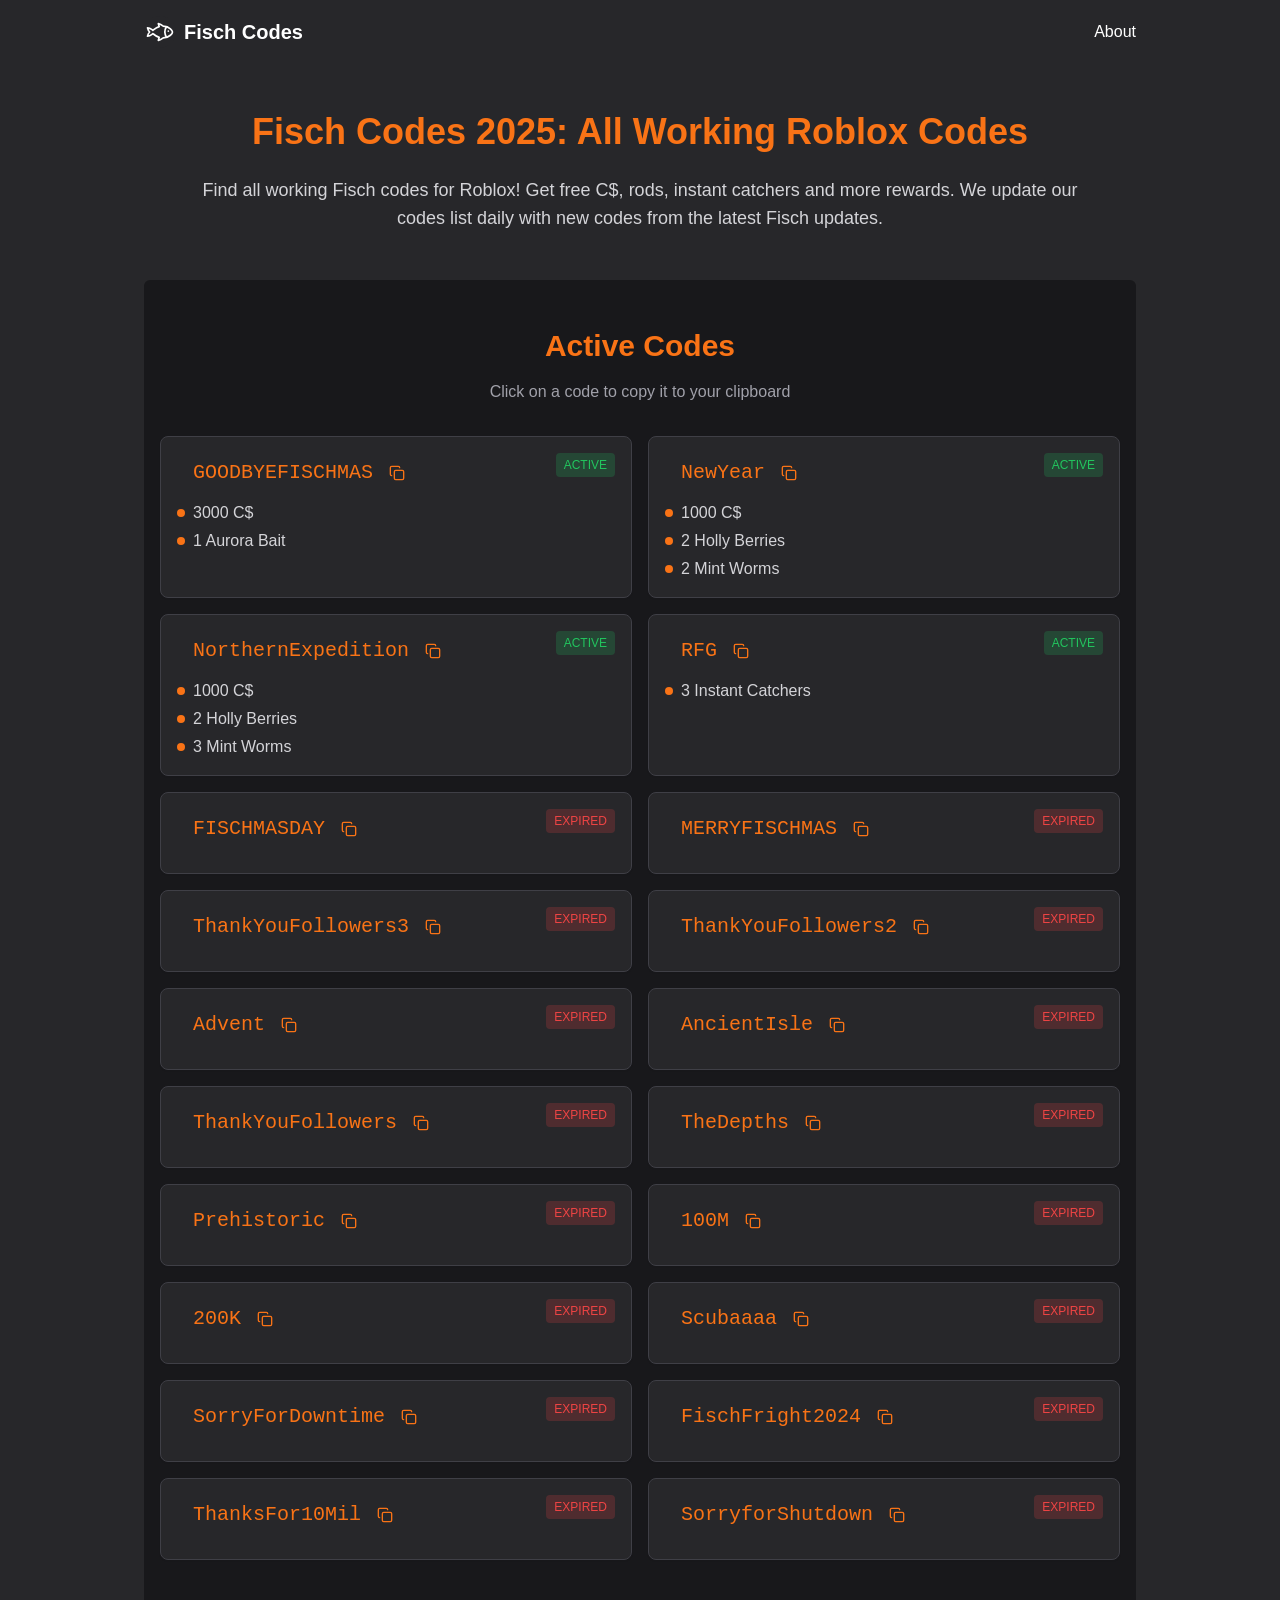
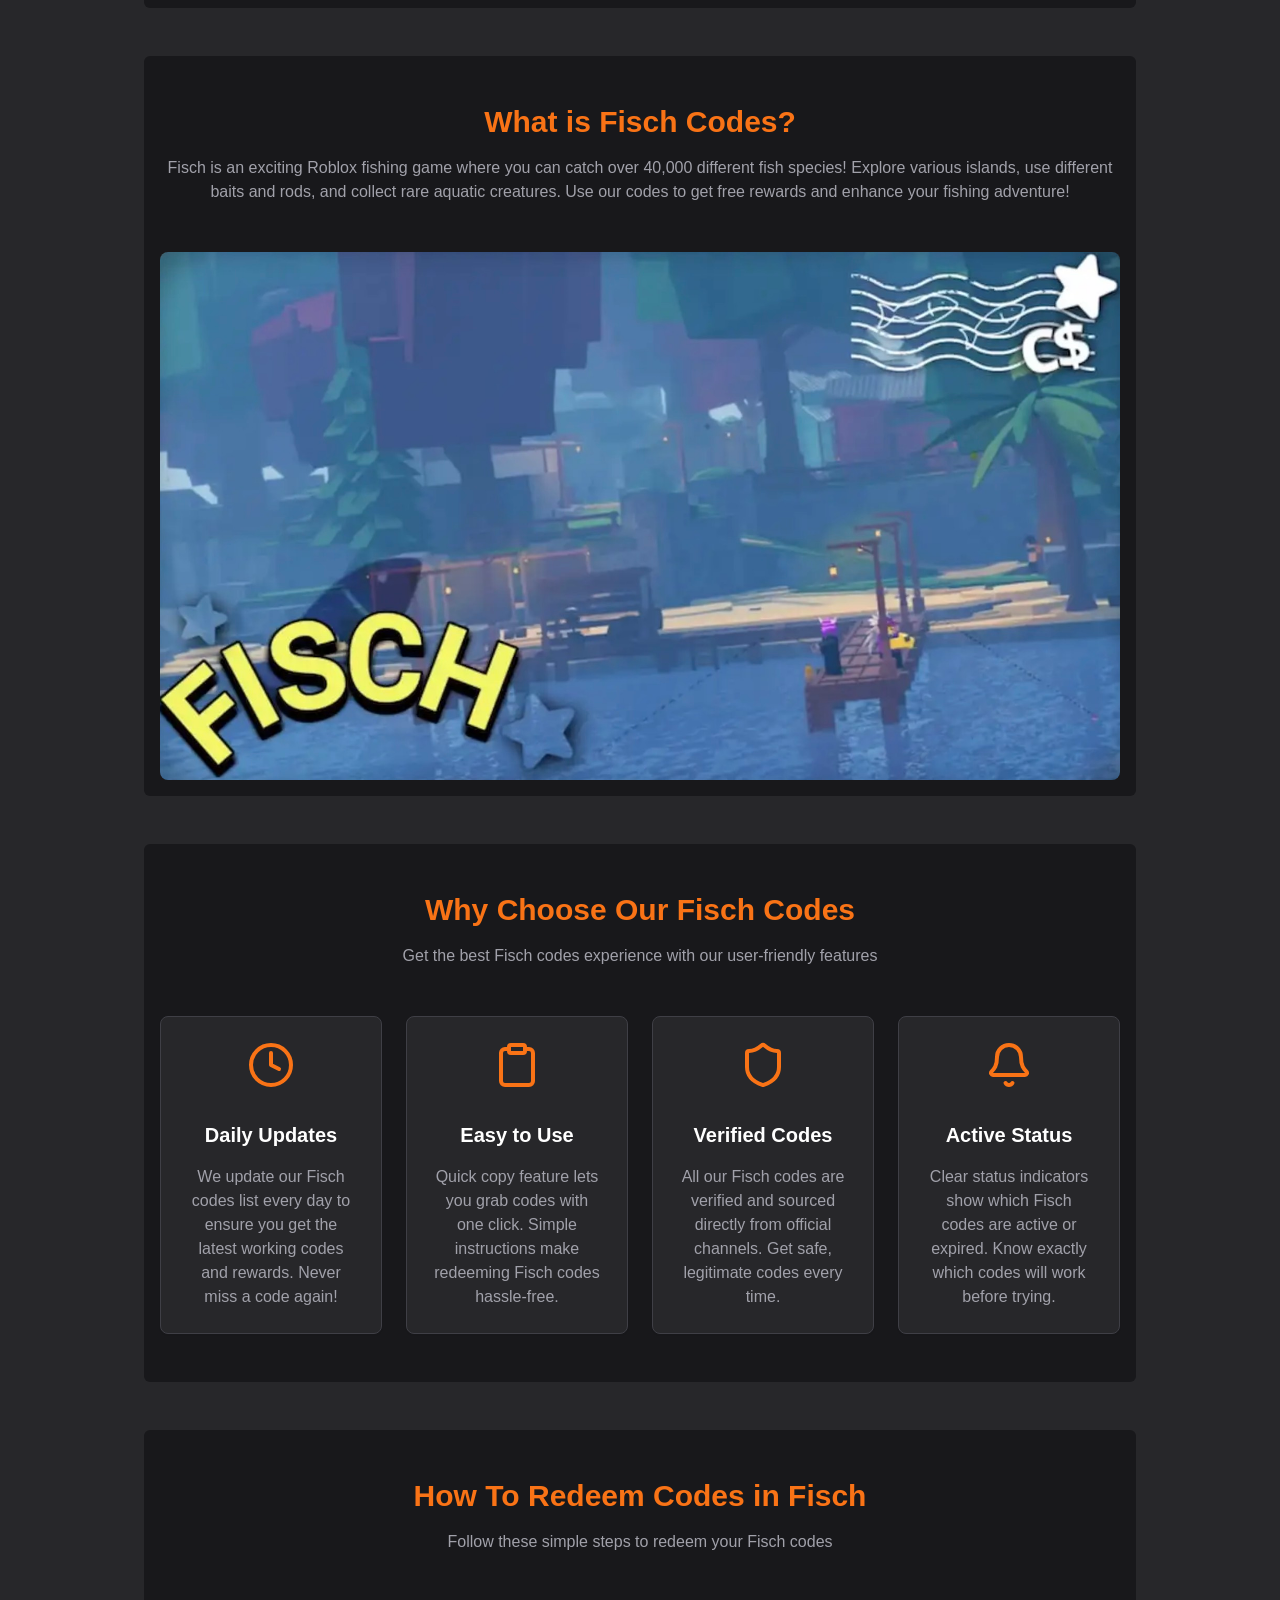
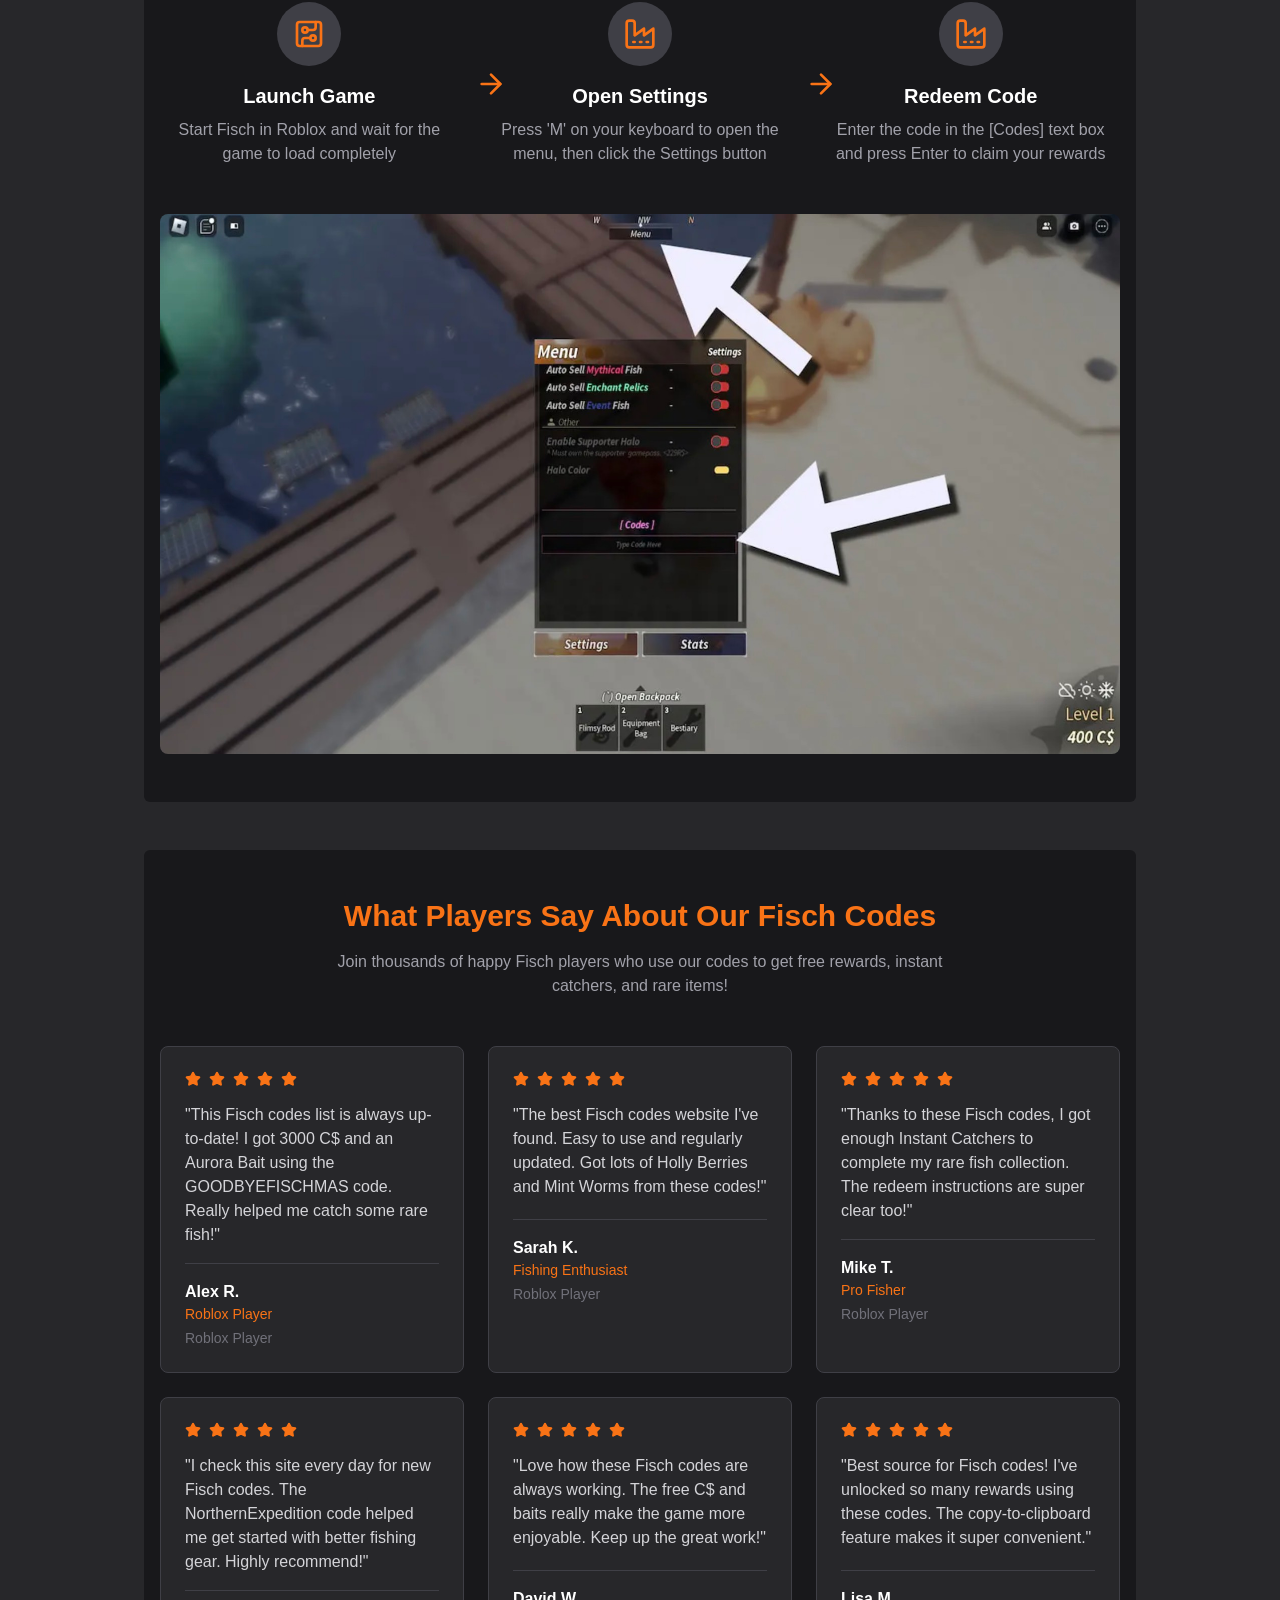
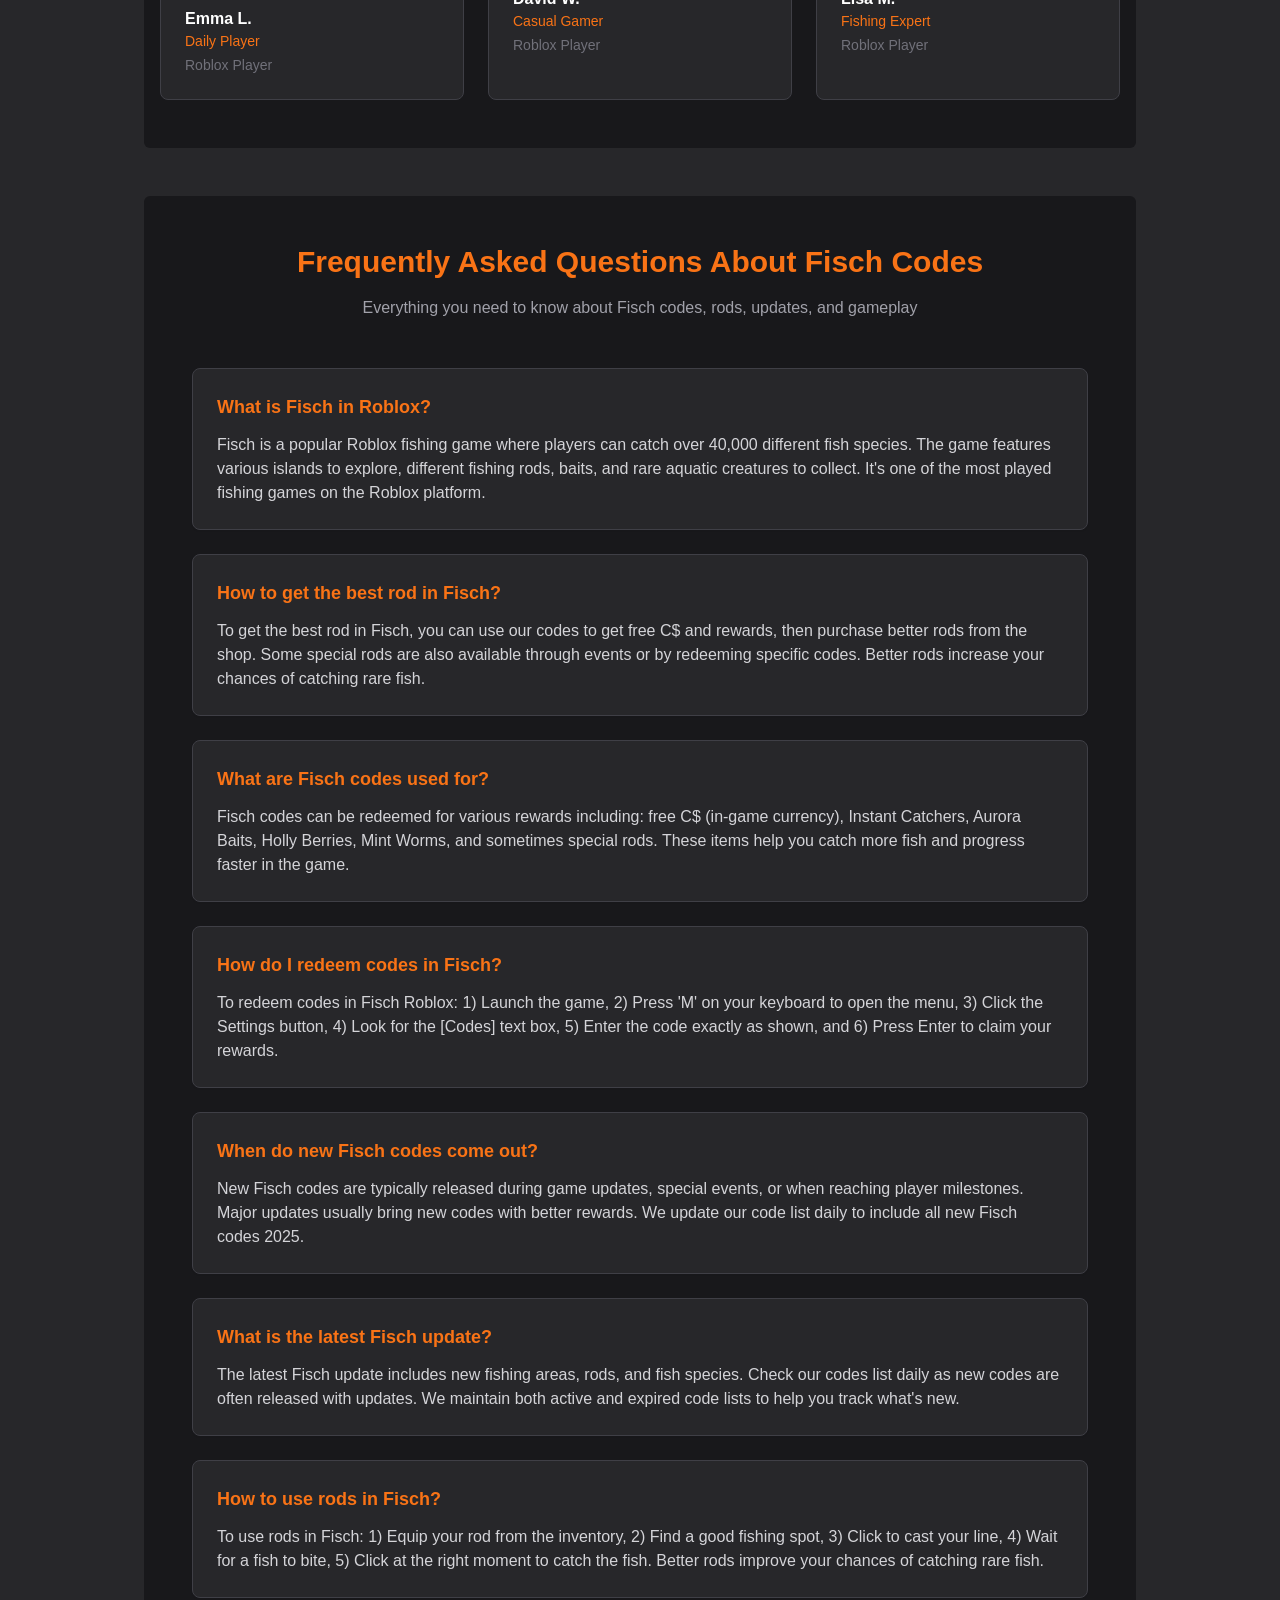
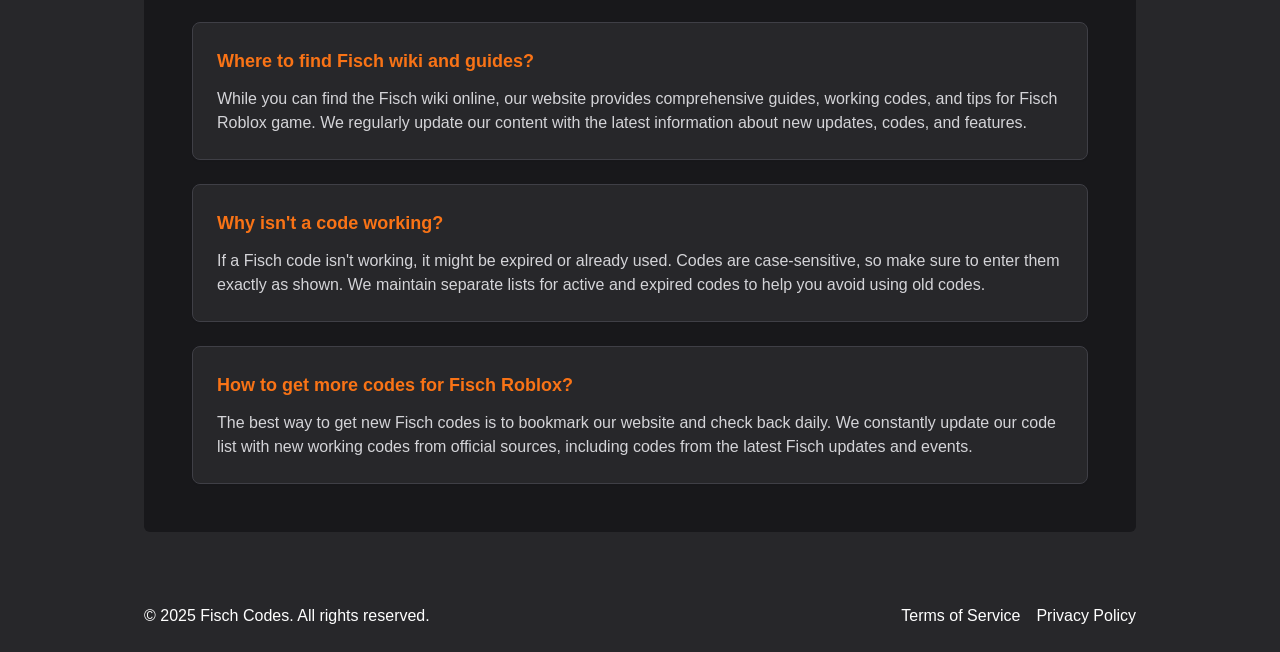
<file: index.html>
<!DOCTYPE html><html lang="en"><head><meta charSet="utf-8"/><meta name="viewport" content="width=device-width, initial-scale=1"/><link rel="preload" as="image" href="/logo.svg"/><link rel="preload" as="image" href="/image/about-fisch-codes.jpg"/><link rel="preload" as="image" href="/image/how-to-redeem-codes-in-fisch.jpg"/><link rel="stylesheet" href="/_next/static/css/7eb5fb65c0348444.css" data-precedence="next"/><link rel="preload" as="script" fetchPriority="low" href="/_next/static/chunks/webpack-24b7e992b8509183.js"/><script src="/_next/static/chunks/90f474f1-3d009dbbd0291ad5.js" async=""></script><script src="/_next/static/chunks/374-a3970f062c4f310c.js" async=""></script><script src="/_next/static/chunks/main-app-cdea760822b63604.js" async=""></script><script src="/_next/static/chunks/384-817974c9b1aa45de.js" async=""></script><script src="/_next/static/chunks/app/page-5bf0bcd64fb37aeb.js" async=""></script><script src="/_next/static/chunks/809-e5211c408c4c0201.js" async=""></script><script src="/_next/static/chunks/app/layout-7240caef07a8dabc.js" async=""></script><link rel="preload" href="https://www.googletagmanager.com/gtag/js?id=G-DP6XW30E1Z" as="script"/><title>Fisch Codes 2025</title><meta name="description" content="Looking for Fisch codes? Get all working Roblox Fisch codes 2025! Updated daily with new codes for free C$, rods, and rewards. Find codes for Fisch Roblox game, including latest update codes and instant catchers."/><link rel="canonical" href="https://fischcodes.github.io/"/><meta name="google-site-verification" content="lTwaQTJ2H6vMNYMUd9ooaLxzvssiGoQEuoRdsOYNX8g"/><meta property="og:title" content="Fisch Codes 2025"/><meta property="og:description" content="Looking for Fisch codes? Get all working Roblox Fisch codes 2025! Updated daily with new codes for free C$, rods, and rewards. Find codes for Fisch Roblox game, including latest update codes and instant catchers."/><meta property="og:image" content="https://fischcodes.github.io/logo.svg"/><meta property="og:image:width" content="500"/><meta property="og:image:height" content="500"/><meta property="og:type" content="website"/><meta name="twitter:card" content="summary_large_image"/><meta name="twitter:title" content="Fisch Codes 2025"/><meta name="twitter:description" content="Looking for Fisch codes? Get all working Roblox Fisch codes 2025! Updated daily with new codes for free C$, rods, and rewards. Find codes for Fisch Roblox game, including latest update codes and instant catchers."/><meta name="twitter:image" content="https://fischcodes.github.io/logo.svg"/><meta name="twitter:image:width" content="500"/><meta name="twitter:image:height" content="500"/><script>
              (function(c,l,a,r,i,t,y){
                c[a]=c[a]||function(){(c[a].q=c[a].q||[]).push(arguments)};
                t=l.createElement(r);t.async=1;t.src="https://www.clarity.ms/tag/"+i;
                y=l.getElementsByTagName(r)[0];y.parentNode.insertBefore(t,y);
              })(window, document, "clarity", "script", "poqiie6yt5");
            </script><script src="/_next/static/chunks/polyfills-42372ed130431b0a.js" noModule=""></script></head><body class="bg-zinc-800 text-white antialiased"><div class="flex flex-col min-h-screen"><header class=""><div class="max-w-5xl mx-auto py-4 px-4 flex flex-row items-center justify-between"><div class="flex items-center gap-2"><a class="flex items-center gap-2 hover:opacity-80" href="/"><img src="/logo.svg" alt="Fisch Codes" class="w-8 h-8"/><span class="text-xl font-bold">Fisch Codes</span></a></div><div class="md:flex items-center gap-6"><a class="hover:underline whitespace-nowrap" href="/#about">About</a></div></div></header><main class="flex-grow w-full max-w-5xl mx-auto px-2 md:px-4"><div class="py-12 space-y-12"><section class="max-w-4xl mx-auto text-center"><h1 class="text-4xl font-bold text-orange-500 mb-6">Fisch Codes 2025: All Working Roblox Codes</h1><p class="text-lg text-zinc-300">Find all working Fisch codes for Roblox! Get free C$, rods, instant catchers and more rewards. We update our codes list daily with new codes from the latest Fisch updates.</p></section><section><div class="w-full py-12 bg-zinc-900 rounded-md"><div class="max-w-7xl mx-auto px-4"><h2 class="text-3xl font-bold text-orange-500 text-center mb-4">Active Codes</h2><p class="text-zinc-400 text-center mb-8">Click on a code to copy it to your clipboard</p><div class="grid md:grid-cols-2 gap-4"><div class="rounded-lg border text-card-foreground shadow-sm bg-zinc-800 border-zinc-700 p-4"><div class="flex justify-between items-start"><div><button class="inline-flex items-center justify-center gap-2 whitespace-nowrap rounded-md font-medium ring-offset-background transition-colors focus-visible:outline-none focus-visible:ring-2 focus-visible:ring-ring focus-visible:ring-offset-2 disabled:pointer-events-none disabled:opacity-50 [&amp;_svg]:pointer-events-none [&amp;_svg]:size-4 [&amp;_svg]:shrink-0 hover:bg-accent h-10 px-4 py-2 text-xl font-mono text-orange-500 hover:text-orange-400">GOODBYEFISCHMAS<svg xmlns="http://www.w3.org/2000/svg" width="24" height="24" viewBox="0 0 24 24" fill="none" stroke="currentColor" stroke-width="2" stroke-linecap="round" stroke-linejoin="round" class="lucide lucide-copy ml-2 h-4 w-4"><rect width="14" height="14" x="8" y="8" rx="2" ry="2"></rect><path d="M4 16c-1.1 0-2-.9-2-2V4c0-1.1.9-2 2-2h10c1.1 0 2 .9 2 2"></path></svg></button><ul class="mt-2 space-y-1"><li class="text-zinc-300 flex items-center gap-2"><span class="w-2 h-2 bg-orange-500 rounded-full"></span>3000 C$</li><li class="text-zinc-300 flex items-center gap-2"><span class="w-2 h-2 bg-orange-500 rounded-full"></span>1 Aurora Bait</li></ul></div><span class="px-2 py-1 rounded text-xs bg-green-500/20 text-green-500">ACTIVE</span></div></div><div class="rounded-lg border text-card-foreground shadow-sm bg-zinc-800 border-zinc-700 p-4"><div class="flex justify-between items-start"><div><button class="inline-flex items-center justify-center gap-2 whitespace-nowrap rounded-md font-medium ring-offset-background transition-colors focus-visible:outline-none focus-visible:ring-2 focus-visible:ring-ring focus-visible:ring-offset-2 disabled:pointer-events-none disabled:opacity-50 [&amp;_svg]:pointer-events-none [&amp;_svg]:size-4 [&amp;_svg]:shrink-0 hover:bg-accent h-10 px-4 py-2 text-xl font-mono text-orange-500 hover:text-orange-400">NewYear<svg xmlns="http://www.w3.org/2000/svg" width="24" height="24" viewBox="0 0 24 24" fill="none" stroke="currentColor" stroke-width="2" stroke-linecap="round" stroke-linejoin="round" class="lucide lucide-copy ml-2 h-4 w-4"><rect width="14" height="14" x="8" y="8" rx="2" ry="2"></rect><path d="M4 16c-1.1 0-2-.9-2-2V4c0-1.1.9-2 2-2h10c1.1 0 2 .9 2 2"></path></svg></button><ul class="mt-2 space-y-1"><li class="text-zinc-300 flex items-center gap-2"><span class="w-2 h-2 bg-orange-500 rounded-full"></span>1000 C$</li><li class="text-zinc-300 flex items-center gap-2"><span class="w-2 h-2 bg-orange-500 rounded-full"></span>2 Holly Berries</li><li class="text-zinc-300 flex items-center gap-2"><span class="w-2 h-2 bg-orange-500 rounded-full"></span>2 Mint Worms</li></ul></div><span class="px-2 py-1 rounded text-xs bg-green-500/20 text-green-500">ACTIVE</span></div></div><div class="rounded-lg border text-card-foreground shadow-sm bg-zinc-800 border-zinc-700 p-4"><div class="flex justify-between items-start"><div><button class="inline-flex items-center justify-center gap-2 whitespace-nowrap rounded-md font-medium ring-offset-background transition-colors focus-visible:outline-none focus-visible:ring-2 focus-visible:ring-ring focus-visible:ring-offset-2 disabled:pointer-events-none disabled:opacity-50 [&amp;_svg]:pointer-events-none [&amp;_svg]:size-4 [&amp;_svg]:shrink-0 hover:bg-accent h-10 px-4 py-2 text-xl font-mono text-orange-500 hover:text-orange-400">NorthernExpedition<svg xmlns="http://www.w3.org/2000/svg" width="24" height="24" viewBox="0 0 24 24" fill="none" stroke="currentColor" stroke-width="2" stroke-linecap="round" stroke-linejoin="round" class="lucide lucide-copy ml-2 h-4 w-4"><rect width="14" height="14" x="8" y="8" rx="2" ry="2"></rect><path d="M4 16c-1.1 0-2-.9-2-2V4c0-1.1.9-2 2-2h10c1.1 0 2 .9 2 2"></path></svg></button><ul class="mt-2 space-y-1"><li class="text-zinc-300 flex items-center gap-2"><span class="w-2 h-2 bg-orange-500 rounded-full"></span>1000 C$</li><li class="text-zinc-300 flex items-center gap-2"><span class="w-2 h-2 bg-orange-500 rounded-full"></span>2 Holly Berries</li><li class="text-zinc-300 flex items-center gap-2"><span class="w-2 h-2 bg-orange-500 rounded-full"></span>3 Mint Worms</li></ul></div><span class="px-2 py-1 rounded text-xs bg-green-500/20 text-green-500">ACTIVE</span></div></div><div class="rounded-lg border text-card-foreground shadow-sm bg-zinc-800 border-zinc-700 p-4"><div class="flex justify-between items-start"><div><button class="inline-flex items-center justify-center gap-2 whitespace-nowrap rounded-md font-medium ring-offset-background transition-colors focus-visible:outline-none focus-visible:ring-2 focus-visible:ring-ring focus-visible:ring-offset-2 disabled:pointer-events-none disabled:opacity-50 [&amp;_svg]:pointer-events-none [&amp;_svg]:size-4 [&amp;_svg]:shrink-0 hover:bg-accent h-10 px-4 py-2 text-xl font-mono text-orange-500 hover:text-orange-400">RFG<svg xmlns="http://www.w3.org/2000/svg" width="24" height="24" viewBox="0 0 24 24" fill="none" stroke="currentColor" stroke-width="2" stroke-linecap="round" stroke-linejoin="round" class="lucide lucide-copy ml-2 h-4 w-4"><rect width="14" height="14" x="8" y="8" rx="2" ry="2"></rect><path d="M4 16c-1.1 0-2-.9-2-2V4c0-1.1.9-2 2-2h10c1.1 0 2 .9 2 2"></path></svg></button><ul class="mt-2 space-y-1"><li class="text-zinc-300 flex items-center gap-2"><span class="w-2 h-2 bg-orange-500 rounded-full"></span>3 Instant Catchers</li></ul></div><span class="px-2 py-1 rounded text-xs bg-green-500/20 text-green-500">ACTIVE</span></div></div><div class="rounded-lg border text-card-foreground shadow-sm bg-zinc-800 border-zinc-700 p-4"><div class="flex justify-between items-start"><div><button class="inline-flex items-center justify-center gap-2 whitespace-nowrap rounded-md font-medium ring-offset-background transition-colors focus-visible:outline-none focus-visible:ring-2 focus-visible:ring-ring focus-visible:ring-offset-2 disabled:pointer-events-none disabled:opacity-50 [&amp;_svg]:pointer-events-none [&amp;_svg]:size-4 [&amp;_svg]:shrink-0 hover:bg-accent h-10 px-4 py-2 text-xl font-mono text-orange-500 hover:text-orange-400">FISCHMASDAY<svg xmlns="http://www.w3.org/2000/svg" width="24" height="24" viewBox="0 0 24 24" fill="none" stroke="currentColor" stroke-width="2" stroke-linecap="round" stroke-linejoin="round" class="lucide lucide-copy ml-2 h-4 w-4"><rect width="14" height="14" x="8" y="8" rx="2" ry="2"></rect><path d="M4 16c-1.1 0-2-.9-2-2V4c0-1.1.9-2 2-2h10c1.1 0 2 .9 2 2"></path></svg></button><ul class="mt-2 space-y-1"></ul></div><span class="px-2 py-1 rounded text-xs bg-red-500/20 text-red-500">EXPIRED</span></div></div><div class="rounded-lg border text-card-foreground shadow-sm bg-zinc-800 border-zinc-700 p-4"><div class="flex justify-between items-start"><div><button class="inline-flex items-center justify-center gap-2 whitespace-nowrap rounded-md font-medium ring-offset-background transition-colors focus-visible:outline-none focus-visible:ring-2 focus-visible:ring-ring focus-visible:ring-offset-2 disabled:pointer-events-none disabled:opacity-50 [&amp;_svg]:pointer-events-none [&amp;_svg]:size-4 [&amp;_svg]:shrink-0 hover:bg-accent h-10 px-4 py-2 text-xl font-mono text-orange-500 hover:text-orange-400">MERRYFISCHMAS<svg xmlns="http://www.w3.org/2000/svg" width="24" height="24" viewBox="0 0 24 24" fill="none" stroke="currentColor" stroke-width="2" stroke-linecap="round" stroke-linejoin="round" class="lucide lucide-copy ml-2 h-4 w-4"><rect width="14" height="14" x="8" y="8" rx="2" ry="2"></rect><path d="M4 16c-1.1 0-2-.9-2-2V4c0-1.1.9-2 2-2h10c1.1 0 2 .9 2 2"></path></svg></button><ul class="mt-2 space-y-1"></ul></div><span class="px-2 py-1 rounded text-xs bg-red-500/20 text-red-500">EXPIRED</span></div></div><div class="rounded-lg border text-card-foreground shadow-sm bg-zinc-800 border-zinc-700 p-4"><div class="flex justify-between items-start"><div><button class="inline-flex items-center justify-center gap-2 whitespace-nowrap rounded-md font-medium ring-offset-background transition-colors focus-visible:outline-none focus-visible:ring-2 focus-visible:ring-ring focus-visible:ring-offset-2 disabled:pointer-events-none disabled:opacity-50 [&amp;_svg]:pointer-events-none [&amp;_svg]:size-4 [&amp;_svg]:shrink-0 hover:bg-accent h-10 px-4 py-2 text-xl font-mono text-orange-500 hover:text-orange-400">ThankYouFollowers3<svg xmlns="http://www.w3.org/2000/svg" width="24" height="24" viewBox="0 0 24 24" fill="none" stroke="currentColor" stroke-width="2" stroke-linecap="round" stroke-linejoin="round" class="lucide lucide-copy ml-2 h-4 w-4"><rect width="14" height="14" x="8" y="8" rx="2" ry="2"></rect><path d="M4 16c-1.1 0-2-.9-2-2V4c0-1.1.9-2 2-2h10c1.1 0 2 .9 2 2"></path></svg></button><ul class="mt-2 space-y-1"></ul></div><span class="px-2 py-1 rounded text-xs bg-red-500/20 text-red-500">EXPIRED</span></div></div><div class="rounded-lg border text-card-foreground shadow-sm bg-zinc-800 border-zinc-700 p-4"><div class="flex justify-between items-start"><div><button class="inline-flex items-center justify-center gap-2 whitespace-nowrap rounded-md font-medium ring-offset-background transition-colors focus-visible:outline-none focus-visible:ring-2 focus-visible:ring-ring focus-visible:ring-offset-2 disabled:pointer-events-none disabled:opacity-50 [&amp;_svg]:pointer-events-none [&amp;_svg]:size-4 [&amp;_svg]:shrink-0 hover:bg-accent h-10 px-4 py-2 text-xl font-mono text-orange-500 hover:text-orange-400">ThankYouFollowers2<svg xmlns="http://www.w3.org/2000/svg" width="24" height="24" viewBox="0 0 24 24" fill="none" stroke="currentColor" stroke-width="2" stroke-linecap="round" stroke-linejoin="round" class="lucide lucide-copy ml-2 h-4 w-4"><rect width="14" height="14" x="8" y="8" rx="2" ry="2"></rect><path d="M4 16c-1.1 0-2-.9-2-2V4c0-1.1.9-2 2-2h10c1.1 0 2 .9 2 2"></path></svg></button><ul class="mt-2 space-y-1"></ul></div><span class="px-2 py-1 rounded text-xs bg-red-500/20 text-red-500">EXPIRED</span></div></div><div class="rounded-lg border text-card-foreground shadow-sm bg-zinc-800 border-zinc-700 p-4"><div class="flex justify-between items-start"><div><button class="inline-flex items-center justify-center gap-2 whitespace-nowrap rounded-md font-medium ring-offset-background transition-colors focus-visible:outline-none focus-visible:ring-2 focus-visible:ring-ring focus-visible:ring-offset-2 disabled:pointer-events-none disabled:opacity-50 [&amp;_svg]:pointer-events-none [&amp;_svg]:size-4 [&amp;_svg]:shrink-0 hover:bg-accent h-10 px-4 py-2 text-xl font-mono text-orange-500 hover:text-orange-400">Advent<svg xmlns="http://www.w3.org/2000/svg" width="24" height="24" viewBox="0 0 24 24" fill="none" stroke="currentColor" stroke-width="2" stroke-linecap="round" stroke-linejoin="round" class="lucide lucide-copy ml-2 h-4 w-4"><rect width="14" height="14" x="8" y="8" rx="2" ry="2"></rect><path d="M4 16c-1.1 0-2-.9-2-2V4c0-1.1.9-2 2-2h10c1.1 0 2 .9 2 2"></path></svg></button><ul class="mt-2 space-y-1"></ul></div><span class="px-2 py-1 rounded text-xs bg-red-500/20 text-red-500">EXPIRED</span></div></div><div class="rounded-lg border text-card-foreground shadow-sm bg-zinc-800 border-zinc-700 p-4"><div class="flex justify-between items-start"><div><button class="inline-flex items-center justify-center gap-2 whitespace-nowrap rounded-md font-medium ring-offset-background transition-colors focus-visible:outline-none focus-visible:ring-2 focus-visible:ring-ring focus-visible:ring-offset-2 disabled:pointer-events-none disabled:opacity-50 [&amp;_svg]:pointer-events-none [&amp;_svg]:size-4 [&amp;_svg]:shrink-0 hover:bg-accent h-10 px-4 py-2 text-xl font-mono text-orange-500 hover:text-orange-400">AncientIsle<svg xmlns="http://www.w3.org/2000/svg" width="24" height="24" viewBox="0 0 24 24" fill="none" stroke="currentColor" stroke-width="2" stroke-linecap="round" stroke-linejoin="round" class="lucide lucide-copy ml-2 h-4 w-4"><rect width="14" height="14" x="8" y="8" rx="2" ry="2"></rect><path d="M4 16c-1.1 0-2-.9-2-2V4c0-1.1.9-2 2-2h10c1.1 0 2 .9 2 2"></path></svg></button><ul class="mt-2 space-y-1"></ul></div><span class="px-2 py-1 rounded text-xs bg-red-500/20 text-red-500">EXPIRED</span></div></div><div class="rounded-lg border text-card-foreground shadow-sm bg-zinc-800 border-zinc-700 p-4"><div class="flex justify-between items-start"><div><button class="inline-flex items-center justify-center gap-2 whitespace-nowrap rounded-md font-medium ring-offset-background transition-colors focus-visible:outline-none focus-visible:ring-2 focus-visible:ring-ring focus-visible:ring-offset-2 disabled:pointer-events-none disabled:opacity-50 [&amp;_svg]:pointer-events-none [&amp;_svg]:size-4 [&amp;_svg]:shrink-0 hover:bg-accent h-10 px-4 py-2 text-xl font-mono text-orange-500 hover:text-orange-400">ThankYouFollowers<svg xmlns="http://www.w3.org/2000/svg" width="24" height="24" viewBox="0 0 24 24" fill="none" stroke="currentColor" stroke-width="2" stroke-linecap="round" stroke-linejoin="round" class="lucide lucide-copy ml-2 h-4 w-4"><rect width="14" height="14" x="8" y="8" rx="2" ry="2"></rect><path d="M4 16c-1.1 0-2-.9-2-2V4c0-1.1.9-2 2-2h10c1.1 0 2 .9 2 2"></path></svg></button><ul class="mt-2 space-y-1"></ul></div><span class="px-2 py-1 rounded text-xs bg-red-500/20 text-red-500">EXPIRED</span></div></div><div class="rounded-lg border text-card-foreground shadow-sm bg-zinc-800 border-zinc-700 p-4"><div class="flex justify-between items-start"><div><button class="inline-flex items-center justify-center gap-2 whitespace-nowrap rounded-md font-medium ring-offset-background transition-colors focus-visible:outline-none focus-visible:ring-2 focus-visible:ring-ring focus-visible:ring-offset-2 disabled:pointer-events-none disabled:opacity-50 [&amp;_svg]:pointer-events-none [&amp;_svg]:size-4 [&amp;_svg]:shrink-0 hover:bg-accent h-10 px-4 py-2 text-xl font-mono text-orange-500 hover:text-orange-400">TheDepths<svg xmlns="http://www.w3.org/2000/svg" width="24" height="24" viewBox="0 0 24 24" fill="none" stroke="currentColor" stroke-width="2" stroke-linecap="round" stroke-linejoin="round" class="lucide lucide-copy ml-2 h-4 w-4"><rect width="14" height="14" x="8" y="8" rx="2" ry="2"></rect><path d="M4 16c-1.1 0-2-.9-2-2V4c0-1.1.9-2 2-2h10c1.1 0 2 .9 2 2"></path></svg></button><ul class="mt-2 space-y-1"></ul></div><span class="px-2 py-1 rounded text-xs bg-red-500/20 text-red-500">EXPIRED</span></div></div><div class="rounded-lg border text-card-foreground shadow-sm bg-zinc-800 border-zinc-700 p-4"><div class="flex justify-between items-start"><div><button class="inline-flex items-center justify-center gap-2 whitespace-nowrap rounded-md font-medium ring-offset-background transition-colors focus-visible:outline-none focus-visible:ring-2 focus-visible:ring-ring focus-visible:ring-offset-2 disabled:pointer-events-none disabled:opacity-50 [&amp;_svg]:pointer-events-none [&amp;_svg]:size-4 [&amp;_svg]:shrink-0 hover:bg-accent h-10 px-4 py-2 text-xl font-mono text-orange-500 hover:text-orange-400">Prehistoric<svg xmlns="http://www.w3.org/2000/svg" width="24" height="24" viewBox="0 0 24 24" fill="none" stroke="currentColor" stroke-width="2" stroke-linecap="round" stroke-linejoin="round" class="lucide lucide-copy ml-2 h-4 w-4"><rect width="14" height="14" x="8" y="8" rx="2" ry="2"></rect><path d="M4 16c-1.1 0-2-.9-2-2V4c0-1.1.9-2 2-2h10c1.1 0 2 .9 2 2"></path></svg></button><ul class="mt-2 space-y-1"></ul></div><span class="px-2 py-1 rounded text-xs bg-red-500/20 text-red-500">EXPIRED</span></div></div><div class="rounded-lg border text-card-foreground shadow-sm bg-zinc-800 border-zinc-700 p-4"><div class="flex justify-between items-start"><div><button class="inline-flex items-center justify-center gap-2 whitespace-nowrap rounded-md font-medium ring-offset-background transition-colors focus-visible:outline-none focus-visible:ring-2 focus-visible:ring-ring focus-visible:ring-offset-2 disabled:pointer-events-none disabled:opacity-50 [&amp;_svg]:pointer-events-none [&amp;_svg]:size-4 [&amp;_svg]:shrink-0 hover:bg-accent h-10 px-4 py-2 text-xl font-mono text-orange-500 hover:text-orange-400">100M<svg xmlns="http://www.w3.org/2000/svg" width="24" height="24" viewBox="0 0 24 24" fill="none" stroke="currentColor" stroke-width="2" stroke-linecap="round" stroke-linejoin="round" class="lucide lucide-copy ml-2 h-4 w-4"><rect width="14" height="14" x="8" y="8" rx="2" ry="2"></rect><path d="M4 16c-1.1 0-2-.9-2-2V4c0-1.1.9-2 2-2h10c1.1 0 2 .9 2 2"></path></svg></button><ul class="mt-2 space-y-1"></ul></div><span class="px-2 py-1 rounded text-xs bg-red-500/20 text-red-500">EXPIRED</span></div></div><div class="rounded-lg border text-card-foreground shadow-sm bg-zinc-800 border-zinc-700 p-4"><div class="flex justify-between items-start"><div><button class="inline-flex items-center justify-center gap-2 whitespace-nowrap rounded-md font-medium ring-offset-background transition-colors focus-visible:outline-none focus-visible:ring-2 focus-visible:ring-ring focus-visible:ring-offset-2 disabled:pointer-events-none disabled:opacity-50 [&amp;_svg]:pointer-events-none [&amp;_svg]:size-4 [&amp;_svg]:shrink-0 hover:bg-accent h-10 px-4 py-2 text-xl font-mono text-orange-500 hover:text-orange-400">200K<svg xmlns="http://www.w3.org/2000/svg" width="24" height="24" viewBox="0 0 24 24" fill="none" stroke="currentColor" stroke-width="2" stroke-linecap="round" stroke-linejoin="round" class="lucide lucide-copy ml-2 h-4 w-4"><rect width="14" height="14" x="8" y="8" rx="2" ry="2"></rect><path d="M4 16c-1.1 0-2-.9-2-2V4c0-1.1.9-2 2-2h10c1.1 0 2 .9 2 2"></path></svg></button><ul class="mt-2 space-y-1"></ul></div><span class="px-2 py-1 rounded text-xs bg-red-500/20 text-red-500">EXPIRED</span></div></div><div class="rounded-lg border text-card-foreground shadow-sm bg-zinc-800 border-zinc-700 p-4"><div class="flex justify-between items-start"><div><button class="inline-flex items-center justify-center gap-2 whitespace-nowrap rounded-md font-medium ring-offset-background transition-colors focus-visible:outline-none focus-visible:ring-2 focus-visible:ring-ring focus-visible:ring-offset-2 disabled:pointer-events-none disabled:opacity-50 [&amp;_svg]:pointer-events-none [&amp;_svg]:size-4 [&amp;_svg]:shrink-0 hover:bg-accent h-10 px-4 py-2 text-xl font-mono text-orange-500 hover:text-orange-400">Scubaaaa<svg xmlns="http://www.w3.org/2000/svg" width="24" height="24" viewBox="0 0 24 24" fill="none" stroke="currentColor" stroke-width="2" stroke-linecap="round" stroke-linejoin="round" class="lucide lucide-copy ml-2 h-4 w-4"><rect width="14" height="14" x="8" y="8" rx="2" ry="2"></rect><path d="M4 16c-1.1 0-2-.9-2-2V4c0-1.1.9-2 2-2h10c1.1 0 2 .9 2 2"></path></svg></button><ul class="mt-2 space-y-1"></ul></div><span class="px-2 py-1 rounded text-xs bg-red-500/20 text-red-500">EXPIRED</span></div></div><div class="rounded-lg border text-card-foreground shadow-sm bg-zinc-800 border-zinc-700 p-4"><div class="flex justify-between items-start"><div><button class="inline-flex items-center justify-center gap-2 whitespace-nowrap rounded-md font-medium ring-offset-background transition-colors focus-visible:outline-none focus-visible:ring-2 focus-visible:ring-ring focus-visible:ring-offset-2 disabled:pointer-events-none disabled:opacity-50 [&amp;_svg]:pointer-events-none [&amp;_svg]:size-4 [&amp;_svg]:shrink-0 hover:bg-accent h-10 px-4 py-2 text-xl font-mono text-orange-500 hover:text-orange-400">SorryForDowntime<svg xmlns="http://www.w3.org/2000/svg" width="24" height="24" viewBox="0 0 24 24" fill="none" stroke="currentColor" stroke-width="2" stroke-linecap="round" stroke-linejoin="round" class="lucide lucide-copy ml-2 h-4 w-4"><rect width="14" height="14" x="8" y="8" rx="2" ry="2"></rect><path d="M4 16c-1.1 0-2-.9-2-2V4c0-1.1.9-2 2-2h10c1.1 0 2 .9 2 2"></path></svg></button><ul class="mt-2 space-y-1"></ul></div><span class="px-2 py-1 rounded text-xs bg-red-500/20 text-red-500">EXPIRED</span></div></div><div class="rounded-lg border text-card-foreground shadow-sm bg-zinc-800 border-zinc-700 p-4"><div class="flex justify-between items-start"><div><button class="inline-flex items-center justify-center gap-2 whitespace-nowrap rounded-md font-medium ring-offset-background transition-colors focus-visible:outline-none focus-visible:ring-2 focus-visible:ring-ring focus-visible:ring-offset-2 disabled:pointer-events-none disabled:opacity-50 [&amp;_svg]:pointer-events-none [&amp;_svg]:size-4 [&amp;_svg]:shrink-0 hover:bg-accent h-10 px-4 py-2 text-xl font-mono text-orange-500 hover:text-orange-400">FischFright2024<svg xmlns="http://www.w3.org/2000/svg" width="24" height="24" viewBox="0 0 24 24" fill="none" stroke="currentColor" stroke-width="2" stroke-linecap="round" stroke-linejoin="round" class="lucide lucide-copy ml-2 h-4 w-4"><rect width="14" height="14" x="8" y="8" rx="2" ry="2"></rect><path d="M4 16c-1.1 0-2-.9-2-2V4c0-1.1.9-2 2-2h10c1.1 0 2 .9 2 2"></path></svg></button><ul class="mt-2 space-y-1"></ul></div><span class="px-2 py-1 rounded text-xs bg-red-500/20 text-red-500">EXPIRED</span></div></div><div class="rounded-lg border text-card-foreground shadow-sm bg-zinc-800 border-zinc-700 p-4"><div class="flex justify-between items-start"><div><button class="inline-flex items-center justify-center gap-2 whitespace-nowrap rounded-md font-medium ring-offset-background transition-colors focus-visible:outline-none focus-visible:ring-2 focus-visible:ring-ring focus-visible:ring-offset-2 disabled:pointer-events-none disabled:opacity-50 [&amp;_svg]:pointer-events-none [&amp;_svg]:size-4 [&amp;_svg]:shrink-0 hover:bg-accent h-10 px-4 py-2 text-xl font-mono text-orange-500 hover:text-orange-400">ThanksFor10Mil<svg xmlns="http://www.w3.org/2000/svg" width="24" height="24" viewBox="0 0 24 24" fill="none" stroke="currentColor" stroke-width="2" stroke-linecap="round" stroke-linejoin="round" class="lucide lucide-copy ml-2 h-4 w-4"><rect width="14" height="14" x="8" y="8" rx="2" ry="2"></rect><path d="M4 16c-1.1 0-2-.9-2-2V4c0-1.1.9-2 2-2h10c1.1 0 2 .9 2 2"></path></svg></button><ul class="mt-2 space-y-1"></ul></div><span class="px-2 py-1 rounded text-xs bg-red-500/20 text-red-500">EXPIRED</span></div></div><div class="rounded-lg border text-card-foreground shadow-sm bg-zinc-800 border-zinc-700 p-4"><div class="flex justify-between items-start"><div><button class="inline-flex items-center justify-center gap-2 whitespace-nowrap rounded-md font-medium ring-offset-background transition-colors focus-visible:outline-none focus-visible:ring-2 focus-visible:ring-ring focus-visible:ring-offset-2 disabled:pointer-events-none disabled:opacity-50 [&amp;_svg]:pointer-events-none [&amp;_svg]:size-4 [&amp;_svg]:shrink-0 hover:bg-accent h-10 px-4 py-2 text-xl font-mono text-orange-500 hover:text-orange-400">SorryforShutdown<svg xmlns="http://www.w3.org/2000/svg" width="24" height="24" viewBox="0 0 24 24" fill="none" stroke="currentColor" stroke-width="2" stroke-linecap="round" stroke-linejoin="round" class="lucide lucide-copy ml-2 h-4 w-4"><rect width="14" height="14" x="8" y="8" rx="2" ry="2"></rect><path d="M4 16c-1.1 0-2-.9-2-2V4c0-1.1.9-2 2-2h10c1.1 0 2 .9 2 2"></path></svg></button><ul class="mt-2 space-y-1"></ul></div><span class="px-2 py-1 rounded text-xs bg-red-500/20 text-red-500">EXPIRED</span></div></div></div></div></div></section><section><div class="flex flex-col space-y-12 items-center justify-center" id="about"><div class="w-full pt-12 pb-4 bg-zinc-900 rounded-md"><div class="max-w-7xl mx-auto px-4"><h2 class="text-3xl font-bold text-orange-500 text-center mb-4">What is Fisch Codes?</h2><div><p class="text-zinc-400 text-center mb-12">Fisch is an exciting Roblox fishing game where you can catch over 40,000 different fish species! Explore various islands, use different baits and rods, and collect rare aquatic creatures. Use our codes to get free rewards and enhance your fishing adventure!</p><img src="/image/about-fisch-codes.jpg" alt="About Fisch Codes" class="w-full h-auto rounded-lg"/></div></div></div></div></section><section><div class="w-full py-12 bg-zinc-900 rounded-md" id="features"><div class="max-w-7xl mx-auto px-4"><h2 class="text-3xl font-bold text-orange-500 text-center mb-4">Why Choose Our Fisch Codes</h2><p class="text-zinc-400 text-center mb-12 max-w-2xl mx-auto">Get the best Fisch codes experience with our user-friendly features</p><div class="grid md:grid-cols-2 lg:grid-cols-4 gap-6"><div class="rounded-lg text-card-foreground shadow-sm bg-zinc-800 border border-zinc-700 relative overflow-hidden group hover:border-orange-500 transition-colors"><div class="p-6"><div class="flex flex-col items-center text-center space-y-4"><div class="mb-4 transform group-hover:scale-110 transition-transform"><svg xmlns="http://www.w3.org/2000/svg" width="24" height="24" viewBox="0 0 24 24" fill="none" stroke="currentColor" stroke-width="2" stroke-linecap="round" stroke-linejoin="round" class="lucide lucide-clock w-12 h-12 text-orange-500"><circle cx="12" cy="12" r="10"></circle><polyline points="12 6 12 12 16 14"></polyline></svg></div><h3 class="text-xl font-semibold text-white">Daily Updates</h3><p class="text-zinc-400">We update our Fisch codes list every day to ensure you get the latest working codes and rewards. Never miss a code again!</p></div></div></div><div class="rounded-lg text-card-foreground shadow-sm bg-zinc-800 border border-zinc-700 relative overflow-hidden group hover:border-orange-500 transition-colors"><div class="p-6"><div class="flex flex-col items-center text-center space-y-4"><div class="mb-4 transform group-hover:scale-110 transition-transform"><svg xmlns="http://www.w3.org/2000/svg" width="24" height="24" viewBox="0 0 24 24" fill="none" stroke="currentColor" stroke-width="2" stroke-linecap="round" stroke-linejoin="round" class="lucide lucide-clipboard w-12 h-12 text-orange-500"><rect width="8" height="4" x="8" y="2" rx="1" ry="1"></rect><path d="M16 4h2a2 2 0 0 1 2 2v14a2 2 0 0 1-2 2H6a2 2 0 0 1-2-2V6a2 2 0 0 1 2-2h2"></path></svg></div><h3 class="text-xl font-semibold text-white">Easy to Use</h3><p class="text-zinc-400">Quick copy feature lets you grab codes with one click. Simple instructions make redeeming Fisch codes hassle-free.</p></div></div></div><div class="rounded-lg text-card-foreground shadow-sm bg-zinc-800 border border-zinc-700 relative overflow-hidden group hover:border-orange-500 transition-colors"><div class="p-6"><div class="flex flex-col items-center text-center space-y-4"><div class="mb-4 transform group-hover:scale-110 transition-transform"><svg xmlns="http://www.w3.org/2000/svg" width="24" height="24" viewBox="0 0 24 24" fill="none" stroke="currentColor" stroke-width="2" stroke-linecap="round" stroke-linejoin="round" class="lucide lucide-shield w-12 h-12 text-orange-500"><path d="M20 13c0 5-3.5 7.5-7.66 8.95a1 1 0 0 1-.67-.01C7.5 20.5 4 18 4 13V6a1 1 0 0 1 1-1c2 0 4.5-1.2 6.24-2.72a1.17 1.17 0 0 1 1.52 0C14.51 3.81 17 5 19 5a1 1 0 0 1 1 1z"></path></svg></div><h3 class="text-xl font-semibold text-white">Verified Codes</h3><p class="text-zinc-400">All our Fisch codes are verified and sourced directly from official channels. Get safe, legitimate codes every time.</p></div></div></div><div class="rounded-lg text-card-foreground shadow-sm bg-zinc-800 border border-zinc-700 relative overflow-hidden group hover:border-orange-500 transition-colors"><div class="p-6"><div class="flex flex-col items-center text-center space-y-4"><div class="mb-4 transform group-hover:scale-110 transition-transform"><svg xmlns="http://www.w3.org/2000/svg" width="24" height="24" viewBox="0 0 24 24" fill="none" stroke="currentColor" stroke-width="2" stroke-linecap="round" stroke-linejoin="round" class="lucide lucide-bell w-12 h-12 text-orange-500"><path d="M10.268 21a2 2 0 0 0 3.464 0"></path><path d="M3.262 15.326A1 1 0 0 0 4 17h16a1 1 0 0 0 .74-1.673C19.41 13.956 18 12.499 18 8A6 6 0 0 0 6 8c0 4.499-1.411 5.956-2.738 7.326"></path></svg></div><h3 class="text-xl font-semibold text-white">Active Status</h3><p class="text-zinc-400">Clear status indicators show which Fisch codes are active or expired. Know exactly which codes will work before trying.</p></div></div></div></div></div></div></section><section><div class="w-full py-12 bg-zinc-900 rounded-md" id="how-to-use"><div class="max-w-7xl mx-auto px-4"><h2 class="text-3xl font-bold text-orange-500 text-center mb-4">How To Redeem Codes in Fisch</h2><p class="text-zinc-400 text-center mb-12 max-w-2xl mx-auto">Follow these simple steps to redeem your Fisch codes</p><div class="flex flex-col md:flex-row justify-between items-center gap-8 mb-12"><div class="flex flex-col items-center text-center relative"><div class="mb-4 p-4 bg-zinc-700 rounded-full"><svg xmlns="http://www.w3.org/2000/svg" width="24" height="24" viewBox="0 0 24 24" fill="none" stroke="currentColor" stroke-width="2" stroke-linecap="round" stroke-linejoin="round" class="lucide lucide-circuit-board w-8 h-8 text-orange-500"><rect width="18" height="18" x="3" y="3" rx="2"></rect><path d="M11 9h4a2 2 0 0 0 2-2V3"></path><circle cx="9" cy="9" r="2"></circle><path d="M7 21v-4a2 2 0 0 1 2-2h4"></path><circle cx="15" cy="15" r="2"></circle></svg></div><h3 class="text-xl font-semibold text-white mb-2">Launch Game</h3><p class="text-zinc-400 max-w-xs">Start Fisch in Roblox and wait for the game to load completely</p><svg xmlns="http://www.w3.org/2000/svg" width="24" height="24" viewBox="0 0 24 24" fill="none" stroke="currentColor" stroke-width="2" stroke-linecap="round" stroke-linejoin="round" class="lucide lucide-arrow-right hidden md:block h-8 w-8 text-orange-500 absolute -right-12 top-1/2 transform -translate-y-1/2"><path d="M5 12h14"></path><path d="m12 5 7 7-7 7"></path></svg></div><div class="flex flex-col items-center text-center relative"><div class="mb-4 p-4 bg-zinc-700 rounded-full"><svg xmlns="http://www.w3.org/2000/svg" width="24" height="24" viewBox="0 0 24 24" fill="none" stroke="currentColor" stroke-width="2" stroke-linecap="round" stroke-linejoin="round" class="lucide lucide-factory w-8 h-8 text-orange-500"><path d="M2 20a2 2 0 0 0 2 2h16a2 2 0 0 0 2-2V8l-7 5V8l-7 5V4a2 2 0 0 0-2-2H4a2 2 0 0 0-2 2Z"></path><path d="M17 18h1"></path><path d="M12 18h1"></path><path d="M7 18h1"></path></svg></div><h3 class="text-xl font-semibold text-white mb-2">Open Settings</h3><p class="text-zinc-400 max-w-xs">Press &#x27;M&#x27; on your keyboard to open the menu, then click the Settings button</p><svg xmlns="http://www.w3.org/2000/svg" width="24" height="24" viewBox="0 0 24 24" fill="none" stroke="currentColor" stroke-width="2" stroke-linecap="round" stroke-linejoin="round" class="lucide lucide-arrow-right hidden md:block h-8 w-8 text-orange-500 absolute -right-12 top-1/2 transform -translate-y-1/2"><path d="M5 12h14"></path><path d="m12 5 7 7-7 7"></path></svg></div><div class="flex flex-col items-center text-center relative"><div class="mb-4 p-4 bg-zinc-700 rounded-full"><svg xmlns="http://www.w3.org/2000/svg" width="24" height="24" viewBox="0 0 24 24" fill="none" stroke="currentColor" stroke-width="2" stroke-linecap="round" stroke-linejoin="round" class="lucide lucide-factory w-8 h-8 text-orange-500"><path d="M2 20a2 2 0 0 0 2 2h16a2 2 0 0 0 2-2V8l-7 5V8l-7 5V4a2 2 0 0 0-2-2H4a2 2 0 0 0-2 2Z"></path><path d="M17 18h1"></path><path d="M12 18h1"></path><path d="M7 18h1"></path></svg></div><h3 class="text-xl font-semibold text-white mb-2">Redeem Code</h3><p class="text-zinc-400 max-w-xs">Enter the code in the [Codes] text box and press Enter to claim your rewards</p></div></div><div><img src="/image/how-to-redeem-codes-in-fisch.jpg" alt="How to use Fisch Codes" class="w-full h-auto rounded-lg"/></div></div></div></section><section><div class="w-full py-12 bg-zinc-900 rounded-md" id="testimonials"><div class="max-w-7xl mx-auto px-4"><h2 class="text-3xl font-bold text-orange-500 text-center mb-4">What Players Say About Our Fisch Codes</h2><p class="text-zinc-400 text-center mb-12 max-w-2xl mx-auto">Join thousands of happy Fisch players who use our codes to get free rewards, instant catchers, and rare items!</p><div class="grid md:grid-cols-2 lg:grid-cols-3 gap-6"><div class="bg-zinc-800 rounded-lg p-6 border border-zinc-700 hover:border-orange-500 transition-colors"><div class="flex items-center gap-2 mb-4"><svg xmlns="http://www.w3.org/2000/svg" width="24" height="24" viewBox="0 0 24 24" fill="none" stroke="currentColor" stroke-width="2" stroke-linecap="round" stroke-linejoin="round" class="lucide lucide-star w-4 h-4 fill-orange-500 text-orange-500"><path d="M11.525 2.295a.53.53 0 0 1 .95 0l2.31 4.679a2.123 2.123 0 0 0 1.595 1.16l5.166.756a.53.53 0 0 1 .294.904l-3.736 3.638a2.123 2.123 0 0 0-.611 1.878l.882 5.14a.53.53 0 0 1-.771.56l-4.618-2.428a2.122 2.122 0 0 0-1.973 0L6.396 21.01a.53.53 0 0 1-.77-.56l.881-5.139a2.122 2.122 0 0 0-.611-1.879L2.16 9.795a.53.53 0 0 1 .294-.906l5.165-.755a2.122 2.122 0 0 0 1.597-1.16z"></path></svg><svg xmlns="http://www.w3.org/2000/svg" width="24" height="24" viewBox="0 0 24 24" fill="none" stroke="currentColor" stroke-width="2" stroke-linecap="round" stroke-linejoin="round" class="lucide lucide-star w-4 h-4 fill-orange-500 text-orange-500"><path d="M11.525 2.295a.53.53 0 0 1 .95 0l2.31 4.679a2.123 2.123 0 0 0 1.595 1.16l5.166.756a.53.53 0 0 1 .294.904l-3.736 3.638a2.123 2.123 0 0 0-.611 1.878l.882 5.14a.53.53 0 0 1-.771.56l-4.618-2.428a2.122 2.122 0 0 0-1.973 0L6.396 21.01a.53.53 0 0 1-.77-.56l.881-5.139a2.122 2.122 0 0 0-.611-1.879L2.16 9.795a.53.53 0 0 1 .294-.906l5.165-.755a2.122 2.122 0 0 0 1.597-1.16z"></path></svg><svg xmlns="http://www.w3.org/2000/svg" width="24" height="24" viewBox="0 0 24 24" fill="none" stroke="currentColor" stroke-width="2" stroke-linecap="round" stroke-linejoin="round" class="lucide lucide-star w-4 h-4 fill-orange-500 text-orange-500"><path d="M11.525 2.295a.53.53 0 0 1 .95 0l2.31 4.679a2.123 2.123 0 0 0 1.595 1.16l5.166.756a.53.53 0 0 1 .294.904l-3.736 3.638a2.123 2.123 0 0 0-.611 1.878l.882 5.14a.53.53 0 0 1-.771.56l-4.618-2.428a2.122 2.122 0 0 0-1.973 0L6.396 21.01a.53.53 0 0 1-.77-.56l.881-5.139a2.122 2.122 0 0 0-.611-1.879L2.16 9.795a.53.53 0 0 1 .294-.906l5.165-.755a2.122 2.122 0 0 0 1.597-1.16z"></path></svg><svg xmlns="http://www.w3.org/2000/svg" width="24" height="24" viewBox="0 0 24 24" fill="none" stroke="currentColor" stroke-width="2" stroke-linecap="round" stroke-linejoin="round" class="lucide lucide-star w-4 h-4 fill-orange-500 text-orange-500"><path d="M11.525 2.295a.53.53 0 0 1 .95 0l2.31 4.679a2.123 2.123 0 0 0 1.595 1.16l5.166.756a.53.53 0 0 1 .294.904l-3.736 3.638a2.123 2.123 0 0 0-.611 1.878l.882 5.14a.53.53 0 0 1-.771.56l-4.618-2.428a2.122 2.122 0 0 0-1.973 0L6.396 21.01a.53.53 0 0 1-.77-.56l.881-5.139a2.122 2.122 0 0 0-.611-1.879L2.16 9.795a.53.53 0 0 1 .294-.906l5.165-.755a2.122 2.122 0 0 0 1.597-1.16z"></path></svg><svg xmlns="http://www.w3.org/2000/svg" width="24" height="24" viewBox="0 0 24 24" fill="none" stroke="currentColor" stroke-width="2" stroke-linecap="round" stroke-linejoin="round" class="lucide lucide-star w-4 h-4 fill-orange-500 text-orange-500"><path d="M11.525 2.295a.53.53 0 0 1 .95 0l2.31 4.679a2.123 2.123 0 0 0 1.595 1.16l5.166.756a.53.53 0 0 1 .294.904l-3.736 3.638a2.123 2.123 0 0 0-.611 1.878l.882 5.14a.53.53 0 0 1-.771.56l-4.618-2.428a2.122 2.122 0 0 0-1.973 0L6.396 21.01a.53.53 0 0 1-.77-.56l.881-5.139a2.122 2.122 0 0 0-.611-1.879L2.16 9.795a.53.53 0 0 1 .294-.906l5.165-.755a2.122 2.122 0 0 0 1.597-1.16z"></path></svg></div><blockquote class="text-zinc-300 mb-4 min-h-[100px]">&quot;<!-- -->This Fisch codes list is always up-to-date! I got 3000 C$ and an Aurora Bait using the GOODBYEFISCHMAS code. Really helped me catch some rare fish!<!-- -->&quot;</blockquote><div class="border-t border-zinc-700 pt-4"><div class="flex flex-col"><span class="font-semibold text-white">Alex R.</span><span class="text-orange-500 text-sm">Roblox Player</span><span class="text-sm text-zinc-500 mt-1">Roblox Player</span></div></div></div><div class="bg-zinc-800 rounded-lg p-6 border border-zinc-700 hover:border-orange-500 transition-colors"><div class="flex items-center gap-2 mb-4"><svg xmlns="http://www.w3.org/2000/svg" width="24" height="24" viewBox="0 0 24 24" fill="none" stroke="currentColor" stroke-width="2" stroke-linecap="round" stroke-linejoin="round" class="lucide lucide-star w-4 h-4 fill-orange-500 text-orange-500"><path d="M11.525 2.295a.53.53 0 0 1 .95 0l2.31 4.679a2.123 2.123 0 0 0 1.595 1.16l5.166.756a.53.53 0 0 1 .294.904l-3.736 3.638a2.123 2.123 0 0 0-.611 1.878l.882 5.14a.53.53 0 0 1-.771.56l-4.618-2.428a2.122 2.122 0 0 0-1.973 0L6.396 21.01a.53.53 0 0 1-.77-.56l.881-5.139a2.122 2.122 0 0 0-.611-1.879L2.16 9.795a.53.53 0 0 1 .294-.906l5.165-.755a2.122 2.122 0 0 0 1.597-1.16z"></path></svg><svg xmlns="http://www.w3.org/2000/svg" width="24" height="24" viewBox="0 0 24 24" fill="none" stroke="currentColor" stroke-width="2" stroke-linecap="round" stroke-linejoin="round" class="lucide lucide-star w-4 h-4 fill-orange-500 text-orange-500"><path d="M11.525 2.295a.53.53 0 0 1 .95 0l2.31 4.679a2.123 2.123 0 0 0 1.595 1.16l5.166.756a.53.53 0 0 1 .294.904l-3.736 3.638a2.123 2.123 0 0 0-.611 1.878l.882 5.14a.53.53 0 0 1-.771.56l-4.618-2.428a2.122 2.122 0 0 0-1.973 0L6.396 21.01a.53.53 0 0 1-.77-.56l.881-5.139a2.122 2.122 0 0 0-.611-1.879L2.16 9.795a.53.53 0 0 1 .294-.906l5.165-.755a2.122 2.122 0 0 0 1.597-1.16z"></path></svg><svg xmlns="http://www.w3.org/2000/svg" width="24" height="24" viewBox="0 0 24 24" fill="none" stroke="currentColor" stroke-width="2" stroke-linecap="round" stroke-linejoin="round" class="lucide lucide-star w-4 h-4 fill-orange-500 text-orange-500"><path d="M11.525 2.295a.53.53 0 0 1 .95 0l2.31 4.679a2.123 2.123 0 0 0 1.595 1.16l5.166.756a.53.53 0 0 1 .294.904l-3.736 3.638a2.123 2.123 0 0 0-.611 1.878l.882 5.14a.53.53 0 0 1-.771.56l-4.618-2.428a2.122 2.122 0 0 0-1.973 0L6.396 21.01a.53.53 0 0 1-.77-.56l.881-5.139a2.122 2.122 0 0 0-.611-1.879L2.16 9.795a.53.53 0 0 1 .294-.906l5.165-.755a2.122 2.122 0 0 0 1.597-1.16z"></path></svg><svg xmlns="http://www.w3.org/2000/svg" width="24" height="24" viewBox="0 0 24 24" fill="none" stroke="currentColor" stroke-width="2" stroke-linecap="round" stroke-linejoin="round" class="lucide lucide-star w-4 h-4 fill-orange-500 text-orange-500"><path d="M11.525 2.295a.53.53 0 0 1 .95 0l2.31 4.679a2.123 2.123 0 0 0 1.595 1.16l5.166.756a.53.53 0 0 1 .294.904l-3.736 3.638a2.123 2.123 0 0 0-.611 1.878l.882 5.14a.53.53 0 0 1-.771.56l-4.618-2.428a2.122 2.122 0 0 0-1.973 0L6.396 21.01a.53.53 0 0 1-.77-.56l.881-5.139a2.122 2.122 0 0 0-.611-1.879L2.16 9.795a.53.53 0 0 1 .294-.906l5.165-.755a2.122 2.122 0 0 0 1.597-1.16z"></path></svg><svg xmlns="http://www.w3.org/2000/svg" width="24" height="24" viewBox="0 0 24 24" fill="none" stroke="currentColor" stroke-width="2" stroke-linecap="round" stroke-linejoin="round" class="lucide lucide-star w-4 h-4 fill-orange-500 text-orange-500"><path d="M11.525 2.295a.53.53 0 0 1 .95 0l2.31 4.679a2.123 2.123 0 0 0 1.595 1.16l5.166.756a.53.53 0 0 1 .294.904l-3.736 3.638a2.123 2.123 0 0 0-.611 1.878l.882 5.14a.53.53 0 0 1-.771.56l-4.618-2.428a2.122 2.122 0 0 0-1.973 0L6.396 21.01a.53.53 0 0 1-.77-.56l.881-5.139a2.122 2.122 0 0 0-.611-1.879L2.16 9.795a.53.53 0 0 1 .294-.906l5.165-.755a2.122 2.122 0 0 0 1.597-1.16z"></path></svg></div><blockquote class="text-zinc-300 mb-4 min-h-[100px]">&quot;<!-- -->The best Fisch codes website I&#x27;ve found. Easy to use and regularly updated. Got lots of Holly Berries and Mint Worms from these codes!<!-- -->&quot;</blockquote><div class="border-t border-zinc-700 pt-4"><div class="flex flex-col"><span class="font-semibold text-white">Sarah K.</span><span class="text-orange-500 text-sm">Fishing Enthusiast</span><span class="text-sm text-zinc-500 mt-1">Roblox Player</span></div></div></div><div class="bg-zinc-800 rounded-lg p-6 border border-zinc-700 hover:border-orange-500 transition-colors"><div class="flex items-center gap-2 mb-4"><svg xmlns="http://www.w3.org/2000/svg" width="24" height="24" viewBox="0 0 24 24" fill="none" stroke="currentColor" stroke-width="2" stroke-linecap="round" stroke-linejoin="round" class="lucide lucide-star w-4 h-4 fill-orange-500 text-orange-500"><path d="M11.525 2.295a.53.53 0 0 1 .95 0l2.31 4.679a2.123 2.123 0 0 0 1.595 1.16l5.166.756a.53.53 0 0 1 .294.904l-3.736 3.638a2.123 2.123 0 0 0-.611 1.878l.882 5.14a.53.53 0 0 1-.771.56l-4.618-2.428a2.122 2.122 0 0 0-1.973 0L6.396 21.01a.53.53 0 0 1-.77-.56l.881-5.139a2.122 2.122 0 0 0-.611-1.879L2.16 9.795a.53.53 0 0 1 .294-.906l5.165-.755a2.122 2.122 0 0 0 1.597-1.16z"></path></svg><svg xmlns="http://www.w3.org/2000/svg" width="24" height="24" viewBox="0 0 24 24" fill="none" stroke="currentColor" stroke-width="2" stroke-linecap="round" stroke-linejoin="round" class="lucide lucide-star w-4 h-4 fill-orange-500 text-orange-500"><path d="M11.525 2.295a.53.53 0 0 1 .95 0l2.31 4.679a2.123 2.123 0 0 0 1.595 1.16l5.166.756a.53.53 0 0 1 .294.904l-3.736 3.638a2.123 2.123 0 0 0-.611 1.878l.882 5.14a.53.53 0 0 1-.771.56l-4.618-2.428a2.122 2.122 0 0 0-1.973 0L6.396 21.01a.53.53 0 0 1-.77-.56l.881-5.139a2.122 2.122 0 0 0-.611-1.879L2.16 9.795a.53.53 0 0 1 .294-.906l5.165-.755a2.122 2.122 0 0 0 1.597-1.16z"></path></svg><svg xmlns="http://www.w3.org/2000/svg" width="24" height="24" viewBox="0 0 24 24" fill="none" stroke="currentColor" stroke-width="2" stroke-linecap="round" stroke-linejoin="round" class="lucide lucide-star w-4 h-4 fill-orange-500 text-orange-500"><path d="M11.525 2.295a.53.53 0 0 1 .95 0l2.31 4.679a2.123 2.123 0 0 0 1.595 1.16l5.166.756a.53.53 0 0 1 .294.904l-3.736 3.638a2.123 2.123 0 0 0-.611 1.878l.882 5.14a.53.53 0 0 1-.771.56l-4.618-2.428a2.122 2.122 0 0 0-1.973 0L6.396 21.01a.53.53 0 0 1-.77-.56l.881-5.139a2.122 2.122 0 0 0-.611-1.879L2.16 9.795a.53.53 0 0 1 .294-.906l5.165-.755a2.122 2.122 0 0 0 1.597-1.16z"></path></svg><svg xmlns="http://www.w3.org/2000/svg" width="24" height="24" viewBox="0 0 24 24" fill="none" stroke="currentColor" stroke-width="2" stroke-linecap="round" stroke-linejoin="round" class="lucide lucide-star w-4 h-4 fill-orange-500 text-orange-500"><path d="M11.525 2.295a.53.53 0 0 1 .95 0l2.31 4.679a2.123 2.123 0 0 0 1.595 1.16l5.166.756a.53.53 0 0 1 .294.904l-3.736 3.638a2.123 2.123 0 0 0-.611 1.878l.882 5.14a.53.53 0 0 1-.771.56l-4.618-2.428a2.122 2.122 0 0 0-1.973 0L6.396 21.01a.53.53 0 0 1-.77-.56l.881-5.139a2.122 2.122 0 0 0-.611-1.879L2.16 9.795a.53.53 0 0 1 .294-.906l5.165-.755a2.122 2.122 0 0 0 1.597-1.16z"></path></svg><svg xmlns="http://www.w3.org/2000/svg" width="24" height="24" viewBox="0 0 24 24" fill="none" stroke="currentColor" stroke-width="2" stroke-linecap="round" stroke-linejoin="round" class="lucide lucide-star w-4 h-4 fill-orange-500 text-orange-500"><path d="M11.525 2.295a.53.53 0 0 1 .95 0l2.31 4.679a2.123 2.123 0 0 0 1.595 1.16l5.166.756a.53.53 0 0 1 .294.904l-3.736 3.638a2.123 2.123 0 0 0-.611 1.878l.882 5.14a.53.53 0 0 1-.771.56l-4.618-2.428a2.122 2.122 0 0 0-1.973 0L6.396 21.01a.53.53 0 0 1-.77-.56l.881-5.139a2.122 2.122 0 0 0-.611-1.879L2.16 9.795a.53.53 0 0 1 .294-.906l5.165-.755a2.122 2.122 0 0 0 1.597-1.16z"></path></svg></div><blockquote class="text-zinc-300 mb-4 min-h-[100px]">&quot;<!-- -->Thanks to these Fisch codes, I got enough Instant Catchers to complete my rare fish collection. The redeem instructions are super clear too!<!-- -->&quot;</blockquote><div class="border-t border-zinc-700 pt-4"><div class="flex flex-col"><span class="font-semibold text-white">Mike T.</span><span class="text-orange-500 text-sm">Pro Fisher</span><span class="text-sm text-zinc-500 mt-1">Roblox Player</span></div></div></div><div class="bg-zinc-800 rounded-lg p-6 border border-zinc-700 hover:border-orange-500 transition-colors"><div class="flex items-center gap-2 mb-4"><svg xmlns="http://www.w3.org/2000/svg" width="24" height="24" viewBox="0 0 24 24" fill="none" stroke="currentColor" stroke-width="2" stroke-linecap="round" stroke-linejoin="round" class="lucide lucide-star w-4 h-4 fill-orange-500 text-orange-500"><path d="M11.525 2.295a.53.53 0 0 1 .95 0l2.31 4.679a2.123 2.123 0 0 0 1.595 1.16l5.166.756a.53.53 0 0 1 .294.904l-3.736 3.638a2.123 2.123 0 0 0-.611 1.878l.882 5.14a.53.53 0 0 1-.771.56l-4.618-2.428a2.122 2.122 0 0 0-1.973 0L6.396 21.01a.53.53 0 0 1-.77-.56l.881-5.139a2.122 2.122 0 0 0-.611-1.879L2.16 9.795a.53.53 0 0 1 .294-.906l5.165-.755a2.122 2.122 0 0 0 1.597-1.16z"></path></svg><svg xmlns="http://www.w3.org/2000/svg" width="24" height="24" viewBox="0 0 24 24" fill="none" stroke="currentColor" stroke-width="2" stroke-linecap="round" stroke-linejoin="round" class="lucide lucide-star w-4 h-4 fill-orange-500 text-orange-500"><path d="M11.525 2.295a.53.53 0 0 1 .95 0l2.31 4.679a2.123 2.123 0 0 0 1.595 1.16l5.166.756a.53.53 0 0 1 .294.904l-3.736 3.638a2.123 2.123 0 0 0-.611 1.878l.882 5.14a.53.53 0 0 1-.771.56l-4.618-2.428a2.122 2.122 0 0 0-1.973 0L6.396 21.01a.53.53 0 0 1-.77-.56l.881-5.139a2.122 2.122 0 0 0-.611-1.879L2.16 9.795a.53.53 0 0 1 .294-.906l5.165-.755a2.122 2.122 0 0 0 1.597-1.16z"></path></svg><svg xmlns="http://www.w3.org/2000/svg" width="24" height="24" viewBox="0 0 24 24" fill="none" stroke="currentColor" stroke-width="2" stroke-linecap="round" stroke-linejoin="round" class="lucide lucide-star w-4 h-4 fill-orange-500 text-orange-500"><path d="M11.525 2.295a.53.53 0 0 1 .95 0l2.31 4.679a2.123 2.123 0 0 0 1.595 1.16l5.166.756a.53.53 0 0 1 .294.904l-3.736 3.638a2.123 2.123 0 0 0-.611 1.878l.882 5.14a.53.53 0 0 1-.771.56l-4.618-2.428a2.122 2.122 0 0 0-1.973 0L6.396 21.01a.53.53 0 0 1-.77-.56l.881-5.139a2.122 2.122 0 0 0-.611-1.879L2.16 9.795a.53.53 0 0 1 .294-.906l5.165-.755a2.122 2.122 0 0 0 1.597-1.16z"></path></svg><svg xmlns="http://www.w3.org/2000/svg" width="24" height="24" viewBox="0 0 24 24" fill="none" stroke="currentColor" stroke-width="2" stroke-linecap="round" stroke-linejoin="round" class="lucide lucide-star w-4 h-4 fill-orange-500 text-orange-500"><path d="M11.525 2.295a.53.53 0 0 1 .95 0l2.31 4.679a2.123 2.123 0 0 0 1.595 1.16l5.166.756a.53.53 0 0 1 .294.904l-3.736 3.638a2.123 2.123 0 0 0-.611 1.878l.882 5.14a.53.53 0 0 1-.771.56l-4.618-2.428a2.122 2.122 0 0 0-1.973 0L6.396 21.01a.53.53 0 0 1-.77-.56l.881-5.139a2.122 2.122 0 0 0-.611-1.879L2.16 9.795a.53.53 0 0 1 .294-.906l5.165-.755a2.122 2.122 0 0 0 1.597-1.16z"></path></svg><svg xmlns="http://www.w3.org/2000/svg" width="24" height="24" viewBox="0 0 24 24" fill="none" stroke="currentColor" stroke-width="2" stroke-linecap="round" stroke-linejoin="round" class="lucide lucide-star w-4 h-4 fill-orange-500 text-orange-500"><path d="M11.525 2.295a.53.53 0 0 1 .95 0l2.31 4.679a2.123 2.123 0 0 0 1.595 1.16l5.166.756a.53.53 0 0 1 .294.904l-3.736 3.638a2.123 2.123 0 0 0-.611 1.878l.882 5.14a.53.53 0 0 1-.771.56l-4.618-2.428a2.122 2.122 0 0 0-1.973 0L6.396 21.01a.53.53 0 0 1-.77-.56l.881-5.139a2.122 2.122 0 0 0-.611-1.879L2.16 9.795a.53.53 0 0 1 .294-.906l5.165-.755a2.122 2.122 0 0 0 1.597-1.16z"></path></svg></div><blockquote class="text-zinc-300 mb-4 min-h-[100px]">&quot;<!-- -->I check this site every day for new Fisch codes. The NorthernExpedition code helped me get started with better fishing gear. Highly recommend!<!-- -->&quot;</blockquote><div class="border-t border-zinc-700 pt-4"><div class="flex flex-col"><span class="font-semibold text-white">Emma L.</span><span class="text-orange-500 text-sm">Daily Player</span><span class="text-sm text-zinc-500 mt-1">Roblox Player</span></div></div></div><div class="bg-zinc-800 rounded-lg p-6 border border-zinc-700 hover:border-orange-500 transition-colors"><div class="flex items-center gap-2 mb-4"><svg xmlns="http://www.w3.org/2000/svg" width="24" height="24" viewBox="0 0 24 24" fill="none" stroke="currentColor" stroke-width="2" stroke-linecap="round" stroke-linejoin="round" class="lucide lucide-star w-4 h-4 fill-orange-500 text-orange-500"><path d="M11.525 2.295a.53.53 0 0 1 .95 0l2.31 4.679a2.123 2.123 0 0 0 1.595 1.16l5.166.756a.53.53 0 0 1 .294.904l-3.736 3.638a2.123 2.123 0 0 0-.611 1.878l.882 5.14a.53.53 0 0 1-.771.56l-4.618-2.428a2.122 2.122 0 0 0-1.973 0L6.396 21.01a.53.53 0 0 1-.77-.56l.881-5.139a2.122 2.122 0 0 0-.611-1.879L2.16 9.795a.53.53 0 0 1 .294-.906l5.165-.755a2.122 2.122 0 0 0 1.597-1.16z"></path></svg><svg xmlns="http://www.w3.org/2000/svg" width="24" height="24" viewBox="0 0 24 24" fill="none" stroke="currentColor" stroke-width="2" stroke-linecap="round" stroke-linejoin="round" class="lucide lucide-star w-4 h-4 fill-orange-500 text-orange-500"><path d="M11.525 2.295a.53.53 0 0 1 .95 0l2.31 4.679a2.123 2.123 0 0 0 1.595 1.16l5.166.756a.53.53 0 0 1 .294.904l-3.736 3.638a2.123 2.123 0 0 0-.611 1.878l.882 5.14a.53.53 0 0 1-.771.56l-4.618-2.428a2.122 2.122 0 0 0-1.973 0L6.396 21.01a.53.53 0 0 1-.77-.56l.881-5.139a2.122 2.122 0 0 0-.611-1.879L2.16 9.795a.53.53 0 0 1 .294-.906l5.165-.755a2.122 2.122 0 0 0 1.597-1.16z"></path></svg><svg xmlns="http://www.w3.org/2000/svg" width="24" height="24" viewBox="0 0 24 24" fill="none" stroke="currentColor" stroke-width="2" stroke-linecap="round" stroke-linejoin="round" class="lucide lucide-star w-4 h-4 fill-orange-500 text-orange-500"><path d="M11.525 2.295a.53.53 0 0 1 .95 0l2.31 4.679a2.123 2.123 0 0 0 1.595 1.16l5.166.756a.53.53 0 0 1 .294.904l-3.736 3.638a2.123 2.123 0 0 0-.611 1.878l.882 5.14a.53.53 0 0 1-.771.56l-4.618-2.428a2.122 2.122 0 0 0-1.973 0L6.396 21.01a.53.53 0 0 1-.77-.56l.881-5.139a2.122 2.122 0 0 0-.611-1.879L2.16 9.795a.53.53 0 0 1 .294-.906l5.165-.755a2.122 2.122 0 0 0 1.597-1.16z"></path></svg><svg xmlns="http://www.w3.org/2000/svg" width="24" height="24" viewBox="0 0 24 24" fill="none" stroke="currentColor" stroke-width="2" stroke-linecap="round" stroke-linejoin="round" class="lucide lucide-star w-4 h-4 fill-orange-500 text-orange-500"><path d="M11.525 2.295a.53.53 0 0 1 .95 0l2.31 4.679a2.123 2.123 0 0 0 1.595 1.16l5.166.756a.53.53 0 0 1 .294.904l-3.736 3.638a2.123 2.123 0 0 0-.611 1.878l.882 5.14a.53.53 0 0 1-.771.56l-4.618-2.428a2.122 2.122 0 0 0-1.973 0L6.396 21.01a.53.53 0 0 1-.77-.56l.881-5.139a2.122 2.122 0 0 0-.611-1.879L2.16 9.795a.53.53 0 0 1 .294-.906l5.165-.755a2.122 2.122 0 0 0 1.597-1.16z"></path></svg><svg xmlns="http://www.w3.org/2000/svg" width="24" height="24" viewBox="0 0 24 24" fill="none" stroke="currentColor" stroke-width="2" stroke-linecap="round" stroke-linejoin="round" class="lucide lucide-star w-4 h-4 fill-orange-500 text-orange-500"><path d="M11.525 2.295a.53.53 0 0 1 .95 0l2.31 4.679a2.123 2.123 0 0 0 1.595 1.16l5.166.756a.53.53 0 0 1 .294.904l-3.736 3.638a2.123 2.123 0 0 0-.611 1.878l.882 5.14a.53.53 0 0 1-.771.56l-4.618-2.428a2.122 2.122 0 0 0-1.973 0L6.396 21.01a.53.53 0 0 1-.77-.56l.881-5.139a2.122 2.122 0 0 0-.611-1.879L2.16 9.795a.53.53 0 0 1 .294-.906l5.165-.755a2.122 2.122 0 0 0 1.597-1.16z"></path></svg></div><blockquote class="text-zinc-300 mb-4 min-h-[100px]">&quot;<!-- -->Love how these Fisch codes are always working. The free C$ and baits really make the game more enjoyable. Keep up the great work!<!-- -->&quot;</blockquote><div class="border-t border-zinc-700 pt-4"><div class="flex flex-col"><span class="font-semibold text-white">David W.</span><span class="text-orange-500 text-sm">Casual Gamer</span><span class="text-sm text-zinc-500 mt-1">Roblox Player</span></div></div></div><div class="bg-zinc-800 rounded-lg p-6 border border-zinc-700 hover:border-orange-500 transition-colors"><div class="flex items-center gap-2 mb-4"><svg xmlns="http://www.w3.org/2000/svg" width="24" height="24" viewBox="0 0 24 24" fill="none" stroke="currentColor" stroke-width="2" stroke-linecap="round" stroke-linejoin="round" class="lucide lucide-star w-4 h-4 fill-orange-500 text-orange-500"><path d="M11.525 2.295a.53.53 0 0 1 .95 0l2.31 4.679a2.123 2.123 0 0 0 1.595 1.16l5.166.756a.53.53 0 0 1 .294.904l-3.736 3.638a2.123 2.123 0 0 0-.611 1.878l.882 5.14a.53.53 0 0 1-.771.56l-4.618-2.428a2.122 2.122 0 0 0-1.973 0L6.396 21.01a.53.53 0 0 1-.77-.56l.881-5.139a2.122 2.122 0 0 0-.611-1.879L2.16 9.795a.53.53 0 0 1 .294-.906l5.165-.755a2.122 2.122 0 0 0 1.597-1.16z"></path></svg><svg xmlns="http://www.w3.org/2000/svg" width="24" height="24" viewBox="0 0 24 24" fill="none" stroke="currentColor" stroke-width="2" stroke-linecap="round" stroke-linejoin="round" class="lucide lucide-star w-4 h-4 fill-orange-500 text-orange-500"><path d="M11.525 2.295a.53.53 0 0 1 .95 0l2.31 4.679a2.123 2.123 0 0 0 1.595 1.16l5.166.756a.53.53 0 0 1 .294.904l-3.736 3.638a2.123 2.123 0 0 0-.611 1.878l.882 5.14a.53.53 0 0 1-.771.56l-4.618-2.428a2.122 2.122 0 0 0-1.973 0L6.396 21.01a.53.53 0 0 1-.77-.56l.881-5.139a2.122 2.122 0 0 0-.611-1.879L2.16 9.795a.53.53 0 0 1 .294-.906l5.165-.755a2.122 2.122 0 0 0 1.597-1.16z"></path></svg><svg xmlns="http://www.w3.org/2000/svg" width="24" height="24" viewBox="0 0 24 24" fill="none" stroke="currentColor" stroke-width="2" stroke-linecap="round" stroke-linejoin="round" class="lucide lucide-star w-4 h-4 fill-orange-500 text-orange-500"><path d="M11.525 2.295a.53.53 0 0 1 .95 0l2.31 4.679a2.123 2.123 0 0 0 1.595 1.16l5.166.756a.53.53 0 0 1 .294.904l-3.736 3.638a2.123 2.123 0 0 0-.611 1.878l.882 5.14a.53.53 0 0 1-.771.56l-4.618-2.428a2.122 2.122 0 0 0-1.973 0L6.396 21.01a.53.53 0 0 1-.77-.56l.881-5.139a2.122 2.122 0 0 0-.611-1.879L2.16 9.795a.53.53 0 0 1 .294-.906l5.165-.755a2.122 2.122 0 0 0 1.597-1.16z"></path></svg><svg xmlns="http://www.w3.org/2000/svg" width="24" height="24" viewBox="0 0 24 24" fill="none" stroke="currentColor" stroke-width="2" stroke-linecap="round" stroke-linejoin="round" class="lucide lucide-star w-4 h-4 fill-orange-500 text-orange-500"><path d="M11.525 2.295a.53.53 0 0 1 .95 0l2.31 4.679a2.123 2.123 0 0 0 1.595 1.16l5.166.756a.53.53 0 0 1 .294.904l-3.736 3.638a2.123 2.123 0 0 0-.611 1.878l.882 5.14a.53.53 0 0 1-.771.56l-4.618-2.428a2.122 2.122 0 0 0-1.973 0L6.396 21.01a.53.53 0 0 1-.77-.56l.881-5.139a2.122 2.122 0 0 0-.611-1.879L2.16 9.795a.53.53 0 0 1 .294-.906l5.165-.755a2.122 2.122 0 0 0 1.597-1.16z"></path></svg><svg xmlns="http://www.w3.org/2000/svg" width="24" height="24" viewBox="0 0 24 24" fill="none" stroke="currentColor" stroke-width="2" stroke-linecap="round" stroke-linejoin="round" class="lucide lucide-star w-4 h-4 fill-orange-500 text-orange-500"><path d="M11.525 2.295a.53.53 0 0 1 .95 0l2.31 4.679a2.123 2.123 0 0 0 1.595 1.16l5.166.756a.53.53 0 0 1 .294.904l-3.736 3.638a2.123 2.123 0 0 0-.611 1.878l.882 5.14a.53.53 0 0 1-.771.56l-4.618-2.428a2.122 2.122 0 0 0-1.973 0L6.396 21.01a.53.53 0 0 1-.77-.56l.881-5.139a2.122 2.122 0 0 0-.611-1.879L2.16 9.795a.53.53 0 0 1 .294-.906l5.165-.755a2.122 2.122 0 0 0 1.597-1.16z"></path></svg></div><blockquote class="text-zinc-300 mb-4 min-h-[100px]">&quot;<!-- -->Best source for Fisch codes! I&#x27;ve unlocked so many rewards using these codes. The copy-to-clipboard feature makes it super convenient.<!-- -->&quot;</blockquote><div class="border-t border-zinc-700 pt-4"><div class="flex flex-col"><span class="font-semibold text-white">Lisa M.</span><span class="text-orange-500 text-sm">Fishing Expert</span><span class="text-sm text-zinc-500 mt-1">Roblox Player</span></div></div></div></div></div></div></section><section><section class="w-full py-12 bg-zinc-900 rounded-md" id="faq"><div class="max-w-7xl mx-auto px-4"><h2 class="text-3xl font-bold text-orange-500 text-center mb-4">Frequently Asked Questions About Fisch Codes</h2><p class="text-zinc-400 text-center mb-12 max-w-2xl mx-auto">Everything you need to know about Fisch codes, rods, updates, and gameplay</p><div class="max-w-4xl mx-auto grid gap-6"><div class="rounded-lg text-card-foreground shadow-sm bg-zinc-800 border border-zinc-700 p-6 hover:border-orange-500 transition-colors"><h3 class="text-lg font-semibold text-orange-500 mb-3">What is Fisch in Roblox?</h3><p class="text-zinc-300">Fisch is a popular Roblox fishing game where players can catch over 40,000 different fish species. The game features various islands to explore, different fishing rods, baits, and rare aquatic creatures to collect. It&#x27;s one of the most played fishing games on the Roblox platform.</p></div><div class="rounded-lg text-card-foreground shadow-sm bg-zinc-800 border border-zinc-700 p-6 hover:border-orange-500 transition-colors"><h3 class="text-lg font-semibold text-orange-500 mb-3">How to get the best rod in Fisch?</h3><p class="text-zinc-300">To get the best rod in Fisch, you can use our codes to get free C$ and rewards, then purchase better rods from the shop. Some special rods are also available through events or by redeeming specific codes. Better rods increase your chances of catching rare fish.</p></div><div class="rounded-lg text-card-foreground shadow-sm bg-zinc-800 border border-zinc-700 p-6 hover:border-orange-500 transition-colors"><h3 class="text-lg font-semibold text-orange-500 mb-3">What are Fisch codes used for?</h3><p class="text-zinc-300">Fisch codes can be redeemed for various rewards including: free C$ (in-game currency), Instant Catchers, Aurora Baits, Holly Berries, Mint Worms, and sometimes special rods. These items help you catch more fish and progress faster in the game.</p></div><div class="rounded-lg text-card-foreground shadow-sm bg-zinc-800 border border-zinc-700 p-6 hover:border-orange-500 transition-colors"><h3 class="text-lg font-semibold text-orange-500 mb-3">How do I redeem codes in Fisch?</h3><p class="text-zinc-300">To redeem codes in Fisch Roblox: 1) Launch the game, 2) Press &#x27;M&#x27; on your keyboard to open the menu, 3) Click the Settings button, 4) Look for the [Codes] text box, 5) Enter the code exactly as shown, and 6) Press Enter to claim your rewards.</p></div><div class="rounded-lg text-card-foreground shadow-sm bg-zinc-800 border border-zinc-700 p-6 hover:border-orange-500 transition-colors"><h3 class="text-lg font-semibold text-orange-500 mb-3">When do new Fisch codes come out?</h3><p class="text-zinc-300">New Fisch codes are typically released during game updates, special events, or when reaching player milestones. Major updates usually bring new codes with better rewards. We update our code list daily to include all new Fisch codes 2025.</p></div><div class="rounded-lg text-card-foreground shadow-sm bg-zinc-800 border border-zinc-700 p-6 hover:border-orange-500 transition-colors"><h3 class="text-lg font-semibold text-orange-500 mb-3">What is the latest Fisch update?</h3><p class="text-zinc-300">The latest Fisch update includes new fishing areas, rods, and fish species. Check our codes list daily as new codes are often released with updates. We maintain both active and expired code lists to help you track what&#x27;s new.</p></div><div class="rounded-lg text-card-foreground shadow-sm bg-zinc-800 border border-zinc-700 p-6 hover:border-orange-500 transition-colors"><h3 class="text-lg font-semibold text-orange-500 mb-3">How to use rods in Fisch?</h3><p class="text-zinc-300">To use rods in Fisch: 1) Equip your rod from the inventory, 2) Find a good fishing spot, 3) Click to cast your line, 4) Wait for a fish to bite, 5) Click at the right moment to catch the fish. Better rods improve your chances of catching rare fish.</p></div><div class="rounded-lg text-card-foreground shadow-sm bg-zinc-800 border border-zinc-700 p-6 hover:border-orange-500 transition-colors"><h3 class="text-lg font-semibold text-orange-500 mb-3">Where to find Fisch wiki and guides?</h3><p class="text-zinc-300">While you can find the Fisch wiki online, our website provides comprehensive guides, working codes, and tips for Fisch Roblox game. We regularly update our content with the latest information about new updates, codes, and features.</p></div><div class="rounded-lg text-card-foreground shadow-sm bg-zinc-800 border border-zinc-700 p-6 hover:border-orange-500 transition-colors"><h3 class="text-lg font-semibold text-orange-500 mb-3">Why isn&#x27;t a code working?</h3><p class="text-zinc-300">If a Fisch code isn&#x27;t working, it might be expired or already used. Codes are case-sensitive, so make sure to enter them exactly as shown. We maintain separate lists for active and expired codes to help you avoid using old codes.</p></div><div class="rounded-lg text-card-foreground shadow-sm bg-zinc-800 border border-zinc-700 p-6 hover:border-orange-500 transition-colors"><h3 class="text-lg font-semibold text-orange-500 mb-3">How to get more codes for Fisch Roblox?</h3><p class="text-zinc-300">The best way to get new Fisch codes is to bookmark our website and check back daily. We constantly update our code list with new working codes from official sources, including codes from the latest Fisch updates and events.</p></div></div></div></section></section></div></main><footer class=""><div class="max-w-5xl mx-auto px-4 py-6"><div class="flex flex-col md:flex-row justify-between items-center"><div class="mb-4 md:mb-0"><p>© <!-- -->2025<!-- --> Fisch Codes. All rights reserved.</p></div><nav><ul class="flex space-x-4"><li><a class="hover:underline" href="/terms">Terms of Service</a></li><li><a class="hover:underline" href="/privacy">Privacy Policy</a></li></ul></nav></div></div></footer><div role="region" aria-label="Notifications (F8)" tabindex="-1" style="pointer-events:none"><ol tabindex="-1" class="fixed top-0 z-[100] flex max-h-screen w-full flex-col-reverse p-4 sm:bottom-0 sm:right-0 sm:top-auto sm:flex-col md:max-w-[420px]"></ol></div></div><script src="/_next/static/chunks/webpack-24b7e992b8509183.js" async=""></script><script>(self.__next_f=self.__next_f||[]).push([0]);self.__next_f.push([2,null])</script><script>self.__next_f.push([1,"1:HL[\"/_next/static/css/7eb5fb65c0348444.css\",\"style\"]\n"])</script><script>self.__next_f.push([1,"2:I[2578,[],\"\"]\n4:I[4081,[\"384\",\"static/chunks/384-817974c9b1aa45de.js\",\"931\",\"static/chunks/app/page-5bf0bcd64fb37aeb.js\"],\"default\"]\n5:I[4441,[\"384\",\"static/chunks/384-817974c9b1aa45de.js\",\"809\",\"static/chunks/809-e5211c408c4c0201.js\",\"185\",\"static/chunks/app/layout-7240caef07a8dabc.js\"],\"GoogleAnalytics\"]\n6:I[2018,[\"384\",\"static/chunks/384-817974c9b1aa45de.js\",\"809\",\"static/chunks/809-e5211c408c4c0201.js\",\"185\",\"static/chunks/app/layout-7240caef07a8dabc.js\"],\"\"]\n7:I[6115,[\"384\",\"static/chunks/384-817974c9b1aa45de.js\",\"809\",\"static/chunks/809-e5211c408c4c0201.js\",\"185\",\"static/chunks/app/layout-7240caef07a8dabc.js\"],\"\"]\n8:I[1825,[],\"\"]\n9:I[3140,[],\"\"]\na:I[6768,[\"384\",\"static/chunks/384-817974c9b1aa45de.js\",\"809\",\"static/chunks/809-e5211c408c4c0201.js\",\"185\",\"static/chunks/app/layout-7240caef07a8dabc.js\"],\"Toaster\"]\nc:I[6877,[],\"\"]\nd:[]\n"])</script><script>self.__next_f.push([1,"0:[\"$\",\"$L2\",null,{\"buildId\":\"vPn6mHRwF0s7O3hiSXAeO\",\"assetPrefix\":\"\",\"urlParts\":[\"\",\"\"],\"initialTree\":[\"\",{\"children\":[\"__PAGE__\",{}]},\"$undefined\",\"$undefined\",true],\"initialSeedData\":[\"\",{\"children\":[\"__PAGE__\",{},[[\"$L3\",[\"$\",\"div\",null,{\"className\":\"py-12 space-y-12\",\"children\":[[\"$\",\"section\",null,{\"className\":\"max-w-4xl mx-auto text-center\",\"children\":[[\"$\",\"h1\",null,{\"className\":\"text-4xl font-bold text-orange-500 mb-6\",\"children\":\"Fisch Codes 2025: All Working Roblox Codes\"}],[\"$\",\"p\",null,{\"className\":\"text-lg text-zinc-300\",\"children\":\"Find all working Fisch codes for Roblox! Get free C$, rods, instant catchers and more rewards. We update our codes list daily with new codes from the latest Fisch updates.\"}]]}],[\"$\",\"section\",null,{\"children\":[\"$\",\"$L4\",null,{}]}],[\"$\",\"section\",null,{\"children\":[\"$\",\"div\",null,{\"className\":\"flex flex-col space-y-12 items-center justify-center\",\"id\":\"about\",\"children\":[\"$\",\"div\",null,{\"className\":\"w-full pt-12 pb-4 bg-zinc-900 rounded-md\",\"children\":[\"$\",\"div\",null,{\"className\":\"max-w-7xl mx-auto px-4\",\"children\":[[\"$\",\"h2\",null,{\"className\":\"text-3xl font-bold text-orange-500 text-center mb-4\",\"children\":\"What is Fisch Codes?\"}],[\"$\",\"div\",null,{\"children\":[[\"$\",\"p\",null,{\"className\":\"text-zinc-400 text-center mb-12\",\"children\":\"Fisch is an exciting Roblox fishing game where you can catch over 40,000 different fish species! Explore various islands, use different baits and rods, and collect rare aquatic creatures. Use our codes to get free rewards and enhance your fishing adventure!\"}],[\"$\",\"img\",null,{\"src\":\"/image/about-fisch-codes.jpg\",\"alt\":\"About Fisch Codes\",\"className\":\"w-full h-auto rounded-lg\"}]]}]]}]}]}]}],[\"$\",\"section\",null,{\"children\":[\"$\",\"div\",null,{\"className\":\"w-full py-12 bg-zinc-900 rounded-md\",\"id\":\"features\",\"children\":[\"$\",\"div\",null,{\"className\":\"max-w-7xl mx-auto px-4\",\"children\":[[\"$\",\"h2\",null,{\"className\":\"text-3xl font-bold text-orange-500 text-center mb-4\",\"children\":\"Why Choose Our Fisch Codes\"}],[\"$\",\"p\",null,{\"className\":\"text-zinc-400 text-center mb-12 max-w-2xl mx-auto\",\"children\":\"Get the best Fisch codes experience with our user-friendly features\"}],[\"$\",\"div\",null,{\"className\":\"grid md:grid-cols-2 lg:grid-cols-4 gap-6\",\"children\":[[\"$\",\"div\",null,{\"className\":\"rounded-lg text-card-foreground shadow-sm bg-zinc-800 border border-zinc-700 relative overflow-hidden group hover:border-orange-500 transition-colors\",\"children\":[\"$\",\"div\",null,{\"className\":\"p-6\",\"children\":[\"$\",\"div\",null,{\"className\":\"flex flex-col items-center text-center space-y-4\",\"children\":[[\"$\",\"div\",null,{\"className\":\"mb-4 transform group-hover:scale-110 transition-transform\",\"children\":[\"$\",\"svg\",null,{\"xmlns\":\"http://www.w3.org/2000/svg\",\"width\":24,\"height\":24,\"viewBox\":\"0 0 24 24\",\"fill\":\"none\",\"stroke\":\"currentColor\",\"strokeWidth\":2,\"strokeLinecap\":\"round\",\"strokeLinejoin\":\"round\",\"className\":\"lucide lucide-clock w-12 h-12 text-orange-500\",\"children\":[[\"$\",\"circle\",\"1mglay\",{\"cx\":\"12\",\"cy\":\"12\",\"r\":\"10\"}],[\"$\",\"polyline\",\"68esgv\",{\"points\":\"12 6 12 12 16 14\"}],\"$undefined\"]}]}],[\"$\",\"h3\",null,{\"className\":\"text-xl font-semibold text-white\",\"children\":\"Daily Updates\"}],[\"$\",\"p\",null,{\"className\":\"text-zinc-400\",\"children\":\"We update our Fisch codes list every day to ensure you get the latest working codes and rewards. Never miss a code again!\"}]]}]}]}],[\"$\",\"div\",null,{\"className\":\"rounded-lg text-card-foreground shadow-sm bg-zinc-800 border border-zinc-700 relative overflow-hidden group hover:border-orange-500 transition-colors\",\"children\":[\"$\",\"div\",null,{\"className\":\"p-6\",\"children\":[\"$\",\"div\",null,{\"className\":\"flex flex-col items-center text-center space-y-4\",\"children\":[[\"$\",\"div\",null,{\"className\":\"mb-4 transform group-hover:scale-110 transition-transform\",\"children\":[\"$\",\"svg\",null,{\"xmlns\":\"http://www.w3.org/2000/svg\",\"width\":24,\"height\":24,\"viewBox\":\"0 0 24 24\",\"fill\":\"none\",\"stroke\":\"currentColor\",\"strokeWidth\":2,\"strokeLinecap\":\"round\",\"strokeLinejoin\":\"round\",\"className\":\"lucide lucide-clipboard w-12 h-12 text-orange-500\",\"children\":[[\"$\",\"rect\",\"tgr4d6\",{\"width\":\"8\",\"height\":\"4\",\"x\":\"8\",\"y\":\"2\",\"rx\":\"1\",\"ry\":\"1\"}],[\"$\",\"path\",\"116196\",{\"d\":\"M16 4h2a2 2 0 0 1 2 2v14a2 2 0 0 1-2 2H6a2 2 0 0 1-2-2V6a2 2 0 0 1 2-2h2\"}],\"$undefined\"]}]}],[\"$\",\"h3\",null,{\"className\":\"text-xl font-semibold text-white\",\"children\":\"Easy to Use\"}],[\"$\",\"p\",null,{\"className\":\"text-zinc-400\",\"children\":\"Quick copy feature lets you grab codes with one click. Simple instructions make redeeming Fisch codes hassle-free.\"}]]}]}]}],[\"$\",\"div\",null,{\"className\":\"rounded-lg text-card-foreground shadow-sm bg-zinc-800 border border-zinc-700 relative overflow-hidden group hover:border-orange-500 transition-colors\",\"children\":[\"$\",\"div\",null,{\"className\":\"p-6\",\"children\":[\"$\",\"div\",null,{\"className\":\"flex flex-col items-center text-center space-y-4\",\"children\":[[\"$\",\"div\",null,{\"className\":\"mb-4 transform group-hover:scale-110 transition-transform\",\"children\":[\"$\",\"svg\",null,{\"xmlns\":\"http://www.w3.org/2000/svg\",\"width\":24,\"height\":24,\"viewBox\":\"0 0 24 24\",\"fill\":\"none\",\"stroke\":\"currentColor\",\"strokeWidth\":2,\"strokeLinecap\":\"round\",\"strokeLinejoin\":\"round\",\"className\":\"lucide lucide-shield w-12 h-12 text-orange-500\",\"children\":[[\"$\",\"path\",\"oel41y\",{\"d\":\"M20 13c0 5-3.5 7.5-7.66 8.95a1 1 0 0 1-.67-.01C7.5 20.5 4 18 4 13V6a1 1 0 0 1 1-1c2 0 4.5-1.2 6.24-2.72a1.17 1.17 0 0 1 1.52 0C14.51 3.81 17 5 19 5a1 1 0 0 1 1 1z\"}],\"$undefined\"]}]}],[\"$\",\"h3\",null,{\"className\":\"text-xl font-semibold text-white\",\"children\":\"Verified Codes\"}],[\"$\",\"p\",null,{\"className\":\"text-zinc-400\",\"children\":\"All our Fisch codes are verified and sourced directly from official channels. Get safe, legitimate codes every time.\"}]]}]}]}],[\"$\",\"div\",null,{\"className\":\"rounded-lg text-card-foreground shadow-sm bg-zinc-800 border border-zinc-700 relative overflow-hidden group hover:border-orange-500 transition-colors\",\"children\":[\"$\",\"div\",null,{\"className\":\"p-6\",\"children\":[\"$\",\"div\",null,{\"className\":\"flex flex-col items-center text-center space-y-4\",\"children\":[[\"$\",\"div\",null,{\"className\":\"mb-4 transform group-hover:scale-110 transition-transform\",\"children\":[\"$\",\"svg\",null,{\"xmlns\":\"http://www.w3.org/2000/svg\",\"width\":24,\"height\":24,\"viewBox\":\"0 0 24 24\",\"fill\":\"none\",\"stroke\":\"currentColor\",\"strokeWidth\":2,\"strokeLinecap\":\"round\",\"strokeLinejoin\":\"round\",\"className\":\"lucide lucide-bell w-12 h-12 text-orange-500\",\"children\":[[\"$\",\"path\",\"vwvbt9\",{\"d\":\"M10.268 21a2 2 0 0 0 3.464 0\"}],[\"$\",\"path\",\"11g9vi\",{\"d\":\"M3.262 15.326A1 1 0 0 0 4 17h16a1 1 0 0 0 .74-1.673C19.41 13.956 18 12.499 18 8A6 6 0 0 0 6 8c0 4.499-1.411 5.956-2.738 7.326\"}],\"$undefined\"]}]}],[\"$\",\"h3\",null,{\"className\":\"text-xl font-semibold text-white\",\"children\":\"Active Status\"}],[\"$\",\"p\",null,{\"className\":\"text-zinc-400\",\"children\":\"Clear status indicators show which Fisch codes are active or expired. Know exactly which codes will work before trying.\"}]]}]}]}]]}]]}]}]}],[\"$\",\"section\",null,{\"children\":[\"$\",\"div\",null,{\"className\":\"w-full py-12 bg-zinc-900 rounded-md\",\"id\":\"how-to-use\",\"children\":[\"$\",\"div\",null,{\"className\":\"max-w-7xl mx-auto px-4\",\"children\":[[\"$\",\"h2\",null,{\"className\":\"text-3xl font-bold text-orange-500 text-center mb-4\",\"children\":\"How To Redeem Codes in Fisch\"}],[\"$\",\"p\",null,{\"className\":\"text-zinc-400 text-center mb-12 max-w-2xl mx-auto\",\"children\":\"Follow these simple steps to redeem your Fisch codes\"}],[\"$\",\"div\",null,{\"className\":\"flex flex-col md:flex-row justify-between items-center gap-8 mb-12\",\"children\":[[\"$\",\"div\",\"0\",{\"className\":\"flex flex-col items-center text-center relative\",\"children\":[[\"$\",\"div\",null,{\"className\":\"mb-4 p-4 bg-zinc-700 rounded-full\",\"children\":[\"$\",\"svg\",null,{\"xmlns\":\"http://www.w3.org/2000/svg\",\"width\":24,\"height\":24,\"viewBox\":\"0 0 24 24\",\"fill\":\"none\",\"stroke\":\"currentColor\",\"strokeWidth\":2,\"strokeLinecap\":\"round\",\"strokeLinejoin\":\"round\",\"className\":\"lucide lucide-circuit-board w-8 h-8 text-orange-500\",\"children\":[[\"$\",\"rect\",\"afitv7\",{\"width\":\"18\",\"height\":\"18\",\"x\":\"3\",\"y\":\"3\",\"rx\":\"2\"}],[\"$\",\"path\",\"1ve2rv\",{\"d\":\"M11 9h4a2 2 0 0 0 2-2V3\"}],[\"$\",\"circle\",\"af1f0g\",{\"cx\":\"9\",\"cy\":\"9\",\"r\":\"2\"}],[\"$\",\"path\",\"1fwkro\",{\"d\":\"M7 21v-4a2 2 0 0 1 2-2h4\"}],[\"$\",\"circle\",\"3i40o0\",{\"cx\":\"15\",\"cy\":\"15\",\"r\":\"2\"}],\"$undefined\"]}]}],[\"$\",\"h3\",null,{\"className\":\"text-xl font-semibold text-white mb-2\",\"children\":\"Launch Game\"}],[\"$\",\"p\",null,{\"className\":\"text-zinc-400 max-w-xs\",\"children\":\"Start Fisch in Roblox and wait for the game to load completely\"}],[\"$\",\"svg\",null,{\"xmlns\":\"http://www.w3.org/2000/svg\",\"width\":24,\"height\":24,\"viewBox\":\"0 0 24 24\",\"fill\":\"none\",\"stroke\":\"currentColor\",\"strokeWidth\":2,\"strokeLinecap\":\"round\",\"strokeLinejoin\":\"round\",\"className\":\"lucide lucide-arrow-right hidden md:block h-8 w-8 text-orange-500 absolute -right-12 top-1/2 transform -translate-y-1/2\",\"children\":[[\"$\",\"path\",\"1ays0h\",{\"d\":\"M5 12h14\"}],[\"$\",\"path\",\"xquz4c\",{\"d\":\"m12 5 7 7-7 7\"}],\"$undefined\"]}]]}],[\"$\",\"div\",\"1\",{\"className\":\"flex flex-col items-center text-center relative\",\"children\":[[\"$\",\"div\",null,{\"className\":\"mb-4 p-4 bg-zinc-700 rounded-full\",\"children\":[\"$\",\"svg\",null,{\"xmlns\":\"http://www.w3.org/2000/svg\",\"width\":24,\"height\":24,\"viewBox\":\"0 0 24 24\",\"fill\":\"none\",\"stroke\":\"currentColor\",\"strokeWidth\":2,\"strokeLinecap\":\"round\",\"strokeLinejoin\":\"round\",\"className\":\"lucide lucide-factory w-8 h-8 text-orange-500\",\"children\":[[\"$\",\"path\",\"159hny\",{\"d\":\"M2 20a2 2 0 0 0 2 2h16a2 2 0 0 0 2-2V8l-7 5V8l-7 5V4a2 2 0 0 0-2-2H4a2 2 0 0 0-2 2Z\"}],[\"$\",\"path\",\"uldtlt\",{\"d\":\"M17 18h1\"}],[\"$\",\"path\",\"s9uhes\",{\"d\":\"M12 18h1\"}],[\"$\",\"path\",\"1neino\",{\"d\":\"M7 18h1\"}],\"$undefined\"]}]}],[\"$\",\"h3\",null,{\"className\":\"text-xl font-semibold text-white mb-2\",\"children\":\"Open Settings\"}],[\"$\",\"p\",null,{\"className\":\"text-zinc-400 max-w-xs\",\"children\":\"Press 'M' on your keyboard to open the menu, then click the Settings button\"}],[\"$\",\"svg\",null,{\"xmlns\":\"http://www.w3.org/2000/svg\",\"width\":24,\"height\":24,\"viewBox\":\"0 0 24 24\",\"fill\":\"none\",\"stroke\":\"currentColor\",\"strokeWidth\":2,\"strokeLinecap\":\"round\",\"strokeLinejoin\":\"round\",\"className\":\"lucide lucide-arrow-right hidden md:block h-8 w-8 text-orange-500 absolute -right-12 top-1/2 transform -translate-y-1/2\",\"children\":[[\"$\",\"path\",\"1ays0h\",{\"d\":\"M5 12h14\"}],[\"$\",\"path\",\"xquz4c\",{\"d\":\"m12 5 7 7-7 7\"}],\"$undefined\"]}]]}],[\"$\",\"div\",\"2\",{\"className\":\"flex flex-col items-center text-center relative\",\"children\":[[\"$\",\"div\",null,{\"className\":\"mb-4 p-4 bg-zinc-700 rounded-full\",\"children\":[\"$\",\"svg\",null,{\"xmlns\":\"http://www.w3.org/2000/svg\",\"width\":24,\"height\":24,\"viewBox\":\"0 0 24 24\",\"fill\":\"none\",\"stroke\":\"currentColor\",\"strokeWidth\":2,\"strokeLinecap\":\"round\",\"strokeLinejoin\":\"round\",\"className\":\"lucide lucide-factory w-8 h-8 text-orange-500\",\"children\":[[\"$\",\"path\",\"159hny\",{\"d\":\"M2 20a2 2 0 0 0 2 2h16a2 2 0 0 0 2-2V8l-7 5V8l-7 5V4a2 2 0 0 0-2-2H4a2 2 0 0 0-2 2Z\"}],[\"$\",\"path\",\"uldtlt\",{\"d\":\"M17 18h1\"}],[\"$\",\"path\",\"s9uhes\",{\"d\":\"M12 18h1\"}],[\"$\",\"path\",\"1neino\",{\"d\":\"M7 18h1\"}],\"$undefined\"]}]}],[\"$\",\"h3\",null,{\"className\":\"text-xl font-semibold text-white mb-2\",\"children\":\"Redeem Code\"}],[\"$\",\"p\",null,{\"className\":\"text-zinc-400 max-w-xs\",\"children\":\"Enter the code in the [Codes] text box and press Enter to claim your rewards\"}],false]}]]}],[\"$\",\"div\",null,{\"children\":[\"$\",\"img\",null,{\"src\":\"/image/how-to-redeem-codes-in-fisch.jpg\",\"alt\":\"How to use Fisch Codes\",\"className\":\"w-full h-auto rounded-lg\"}]}]]}]}]}],[\"$\",\"section\",null,{\"children\":[\"$\",\"div\",null,{\"className\":\"w-full py-12 bg-zinc-900 rounded-md\",\"id\":\"testimonials\",\"children\":[\"$\",\"div\",null,{\"className\":\"max-w-7xl mx-auto px-4\",\"children\":[[\"$\",\"h2\",null,{\"className\":\"text-3xl font-bold text-orange-500 text-center mb-4\",\"children\":\"What Players Say About Our Fisch Codes\"}],[\"$\",\"p\",null,{\"className\":\"text-zinc-400 text-center mb-12 max-w-2xl mx-auto\",\"children\":\"Join thousands of happy Fisch players who use our codes to get free rewards, instant catchers, and rare items!\"}],[\"$\",\"div\",null,{\"className\":\"grid md:grid-cols-2 lg:grid-cols-3 gap-6\",\"children\":[[\"$\",\"div\",\"0\",{\"className\":\"bg-zinc-800 rounded-lg p-6 border border-zinc-700 hover:border-orange-500 transition-colors\",\"children\":[[\"$\",\"div\",null,{\"className\":\"flex items-center gap-2 mb-4\",\"children\":[[\"$\",\"svg\",null,{\"xmlns\":\"http://www.w3.org/2000/svg\",\"width\":24,\"height\":24,\"viewBox\":\"0 0 24 24\",\"fill\":\"none\",\"stroke\":\"currentColor\",\"strokeWidth\":2,\"strokeLinecap\":\"round\",\"strokeLinejoin\":\"round\",\"className\":\"lucide lucide-star w-4 h-4 fill-orange-500 text-orange-500\",\"children\":[[\"$\",\"path\",\"r04s7s\",{\"d\":\"M11.525 2.295a.53.53 0 0 1 .95 0l2.31 4.679a2.123 2.123 0 0 0 1.595 1.16l5.166.756a.53.53 0 0 1 .294.904l-3.736 3.638a2.123 2.123 0 0 0-.611 1.878l.882 5.14a.53.53 0 0 1-.771.56l-4.618-2.428a2.122 2.122 0 0 0-1.973 0L6.396 21.01a.53.53 0 0 1-.77-.56l.881-5.139a2.122 2.122 0 0 0-.611-1.879L2.16 9.795a.53.53 0 0 1 .294-.906l5.165-.755a2.122 2.122 0 0 0 1.597-1.16z\"}],\"$undefined\"]}],[\"$\",\"svg\",null,{\"xmlns\":\"http://www.w3.org/2000/svg\",\"width\":24,\"height\":24,\"viewBox\":\"0 0 24 24\",\"fill\":\"none\",\"stroke\":\"currentColor\",\"strokeWidth\":2,\"strokeLinecap\":\"round\",\"strokeLinejoin\":\"round\",\"className\":\"lucide lucide-star w-4 h-4 fill-orange-500 text-orange-500\",\"children\":[[\"$\",\"path\",\"r04s7s\",{\"d\":\"M11.525 2.295a.53.53 0 0 1 .95 0l2.31 4.679a2.123 2.123 0 0 0 1.595 1.16l5.166.756a.53.53 0 0 1 .294.904l-3.736 3.638a2.123 2.123 0 0 0-.611 1.878l.882 5.14a.53.53 0 0 1-.771.56l-4.618-2.428a2.122 2.122 0 0 0-1.973 0L6.396 21.01a.53.53 0 0 1-.77-.56l.881-5.139a2.122 2.122 0 0 0-.611-1.879L2.16 9.795a.53.53 0 0 1 .294-.906l5.165-.755a2.122 2.122 0 0 0 1.597-1.16z\"}],\"$undefined\"]}],[\"$\",\"svg\",null,{\"xmlns\":\"http://www.w3.org/2000/svg\",\"width\":24,\"height\":24,\"viewBox\":\"0 0 24 24\",\"fill\":\"none\",\"stroke\":\"currentColor\",\"strokeWidth\":2,\"strokeLinecap\":\"round\",\"strokeLinejoin\":\"round\",\"className\":\"lucide lucide-star w-4 h-4 fill-orange-500 text-orange-500\",\"children\":[[\"$\",\"path\",\"r04s7s\",{\"d\":\"M11.525 2.295a.53.53 0 0 1 .95 0l2.31 4.679a2.123 2.123 0 0 0 1.595 1.16l5.166.756a.53.53 0 0 1 .294.904l-3.736 3.638a2.123 2.123 0 0 0-.611 1.878l.882 5.14a.53.53 0 0 1-.771.56l-4.618-2.428a2.122 2.122 0 0 0-1.973 0L6.396 21.01a.53.53 0 0 1-.77-.56l.881-5.139a2.122 2.122 0 0 0-.611-1.879L2.16 9.795a.53.53 0 0 1 .294-.906l5.165-.755a2.122 2.122 0 0 0 1.597-1.16z\"}],\"$undefined\"]}],[\"$\",\"svg\",null,{\"xmlns\":\"http://www.w3.org/2000/svg\",\"width\":24,\"height\":24,\"viewBox\":\"0 0 24 24\",\"fill\":\"none\",\"stroke\":\"currentColor\",\"strokeWidth\":2,\"strokeLinecap\":\"round\",\"strokeLinejoin\":\"round\",\"className\":\"lucide lucide-star w-4 h-4 fill-orange-500 text-orange-500\",\"children\":[[\"$\",\"path\",\"r04s7s\",{\"d\":\"M11.525 2.295a.53.53 0 0 1 .95 0l2.31 4.679a2.123 2.123 0 0 0 1.595 1.16l5.166.756a.53.53 0 0 1 .294.904l-3.736 3.638a2.123 2.123 0 0 0-.611 1.878l.882 5.14a.53.53 0 0 1-.771.56l-4.618-2.428a2.122 2.122 0 0 0-1.973 0L6.396 21.01a.53.53 0 0 1-.77-.56l.881-5.139a2.122 2.122 0 0 0-.611-1.879L2.16 9.795a.53.53 0 0 1 .294-.906l5.165-.755a2.122 2.122 0 0 0 1.597-1.16z\"}],\"$undefined\"]}],[\"$\",\"svg\",null,{\"xmlns\":\"http://www.w3.org/2000/svg\",\"width\":24,\"height\":24,\"viewBox\":\"0 0 24 24\",\"fill\":\"none\",\"stroke\":\"currentColor\",\"strokeWidth\":2,\"strokeLinecap\":\"round\",\"strokeLinejoin\":\"round\",\"className\":\"lucide lucide-star w-4 h-4 fill-orange-500 text-orange-500\",\"children\":[[\"$\",\"path\",\"r04s7s\",{\"d\":\"M11.525 2.295a.53.53 0 0 1 .95 0l2.31 4.679a2.123 2.123 0 0 0 1.595 1.16l5.166.756a.53.53 0 0 1 .294.904l-3.736 3.638a2.123 2.123 0 0 0-.611 1.878l.882 5.14a.53.53 0 0 1-.771.56l-4.618-2.428a2.122 2.122 0 0 0-1.973 0L6.396 21.01a.53.53 0 0 1-.77-.56l.881-5.139a2.122 2.122 0 0 0-.611-1.879L2.16 9.795a.53.53 0 0 1 .294-.906l5.165-.755a2.122 2.122 0 0 0 1.597-1.16z\"}],\"$undefined\"]}]]}],[\"$\",\"blockquote\",null,{\"className\":\"text-zinc-300 mb-4 min-h-[100px]\",\"children\":[\"\\\"\",\"This Fisch codes list is always up-to-date! I got 3000 C$ and an Aurora Bait using the GOODBYEFISCHMAS code. Really helped me catch some rare fish!\",\"\\\"\"]}],[\"$\",\"div\",null,{\"className\":\"border-t border-zinc-700 pt-4\",\"children\":[\"$\",\"div\",null,{\"className\":\"flex flex-col\",\"children\":[[\"$\",\"span\",null,{\"className\":\"font-semibold text-white\",\"children\":\"Alex R.\"}],[\"$\",\"span\",null,{\"className\":\"text-orange-500 text-sm\",\"children\":\"Roblox Player\"}],[\"$\",\"span\",null,{\"className\":\"text-sm text-zinc-500 mt-1\",\"children\":\"Roblox Player\"}]]}]}]]}],[\"$\",\"div\",\"1\",{\"className\":\"bg-zinc-800 rounded-lg p-6 border border-zinc-700 hover:border-orange-500 transition-colors\",\"children\":[[\"$\",\"div\",null,{\"className\":\"flex items-center gap-2 mb-4\",\"children\":[[\"$\",\"svg\",null,{\"xmlns\":\"http://www.w3.org/2000/svg\",\"width\":24,\"height\":24,\"viewBox\":\"0 0 24 24\",\"fill\":\"none\",\"stroke\":\"currentColor\",\"strokeWidth\":2,\"strokeLinecap\":\"round\",\"strokeLinejoin\":\"round\",\"className\":\"lucide lucide-star w-4 h-4 fill-orange-500 text-orange-500\",\"children\":[[\"$\",\"path\",\"r04s7s\",{\"d\":\"M11.525 2.295a.53.53 0 0 1 .95 0l2.31 4.679a2.123 2.123 0 0 0 1.595 1.16l5.166.756a.53.53 0 0 1 .294.904l-3.736 3.638a2.123 2.123 0 0 0-.611 1.878l.882 5.14a.53.53 0 0 1-.771.56l-4.618-2.428a2.122 2.122 0 0 0-1.973 0L6.396 21.01a.53.53 0 0 1-.77-.56l.881-5.139a2.122 2.122 0 0 0-.611-1.879L2.16 9.795a.53.53 0 0 1 .294-.906l5.165-.755a2.122 2.122 0 0 0 1.597-1.16z\"}],\"$undefined\"]}],[\"$\",\"svg\",null,{\"xmlns\":\"http://www.w3.org/2000/svg\",\"width\":24,\"height\":24,\"viewBox\":\"0 0 24 24\",\"fill\":\"none\",\"stroke\":\"currentColor\",\"strokeWidth\":2,\"strokeLinecap\":\"round\",\"strokeLinejoin\":\"round\",\"className\":\"lucide lucide-star w-4 h-4 fill-orange-500 text-orange-500\",\"children\":[[\"$\",\"path\",\"r04s7s\",{\"d\":\"M11.525 2.295a.53.53 0 0 1 .95 0l2.31 4.679a2.123 2.123 0 0 0 1.595 1.16l5.166.756a.53.53 0 0 1 .294.904l-3.736 3.638a2.123 2.123 0 0 0-.611 1.878l.882 5.14a.53.53 0 0 1-.771.56l-4.618-2.428a2.122 2.122 0 0 0-1.973 0L6.396 21.01a.53.53 0 0 1-.77-.56l.881-5.139a2.122 2.122 0 0 0-.611-1.879L2.16 9.795a.53.53 0 0 1 .294-.906l5.165-.755a2.122 2.122 0 0 0 1.597-1.16z\"}],\"$undefined\"]}],[\"$\",\"svg\",null,{\"xmlns\":\"http://www.w3.org/2000/svg\",\"width\":24,\"height\":24,\"viewBox\":\"0 0 24 24\",\"fill\":\"none\",\"stroke\":\"currentColor\",\"strokeWidth\":2,\"strokeLinecap\":\"round\",\"strokeLinejoin\":\"round\",\"className\":\"lucide lucide-star w-4 h-4 fill-orange-500 text-orange-500\",\"children\":[[\"$\",\"path\",\"r04s7s\",{\"d\":\"M11.525 2.295a.53.53 0 0 1 .95 0l2.31 4.679a2.123 2.123 0 0 0 1.595 1.16l5.166.756a.53.53 0 0 1 .294.904l-3.736 3.638a2.123 2.123 0 0 0-.611 1.878l.882 5.14a.53.53 0 0 1-.771.56l-4.618-2.428a2.122 2.122 0 0 0-1.973 0L6.396 21.01a.53.53 0 0 1-.77-.56l.881-5.139a2.122 2.122 0 0 0-.611-1.879L2.16 9.795a.53.53 0 0 1 .294-.906l5.165-.755a2.122 2.122 0 0 0 1.597-1.16z\"}],\"$undefined\"]}],[\"$\",\"svg\",null,{\"xmlns\":\"http://www.w3.org/2000/svg\",\"width\":24,\"height\":24,\"viewBox\":\"0 0 24 24\",\"fill\":\"none\",\"stroke\":\"currentColor\",\"strokeWidth\":2,\"strokeLinecap\":\"round\",\"strokeLinejoin\":\"round\",\"className\":\"lucide lucide-star w-4 h-4 fill-orange-500 text-orange-500\",\"children\":[[\"$\",\"path\",\"r04s7s\",{\"d\":\"M11.525 2.295a.53.53 0 0 1 .95 0l2.31 4.679a2.123 2.123 0 0 0 1.595 1.16l5.166.756a.53.53 0 0 1 .294.904l-3.736 3.638a2.123 2.123 0 0 0-.611 1.878l.882 5.14a.53.53 0 0 1-.771.56l-4.618-2.428a2.122 2.122 0 0 0-1.973 0L6.396 21.01a.53.53 0 0 1-.77-.56l.881-5.139a2.122 2.122 0 0 0-.611-1.879L2.16 9.795a.53.53 0 0 1 .294-.906l5.165-.755a2.122 2.122 0 0 0 1.597-1.16z\"}],\"$undefined\"]}],[\"$\",\"svg\",null,{\"xmlns\":\"http://www.w3.org/2000/svg\",\"width\":24,\"height\":24,\"viewBox\":\"0 0 24 24\",\"fill\":\"none\",\"stroke\":\"currentColor\",\"strokeWidth\":2,\"strokeLinecap\":\"round\",\"strokeLinejoin\":\"round\",\"className\":\"lucide lucide-star w-4 h-4 fill-orange-500 text-orange-500\",\"children\":[[\"$\",\"path\",\"r04s7s\",{\"d\":\"M11.525 2.295a.53.53 0 0 1 .95 0l2.31 4.679a2.123 2.123 0 0 0 1.595 1.16l5.166.756a.53.53 0 0 1 .294.904l-3.736 3.638a2.123 2.123 0 0 0-.611 1.878l.882 5.14a.53.53 0 0 1-.771.56l-4.618-2.428a2.122 2.122 0 0 0-1.973 0L6.396 21.01a.53.53 0 0 1-.77-.56l.881-5.139a2.122 2.122 0 0 0-.611-1.879L2.16 9.795a.53.53 0 0 1 .294-.906l5.165-.755a2.122 2.122 0 0 0 1.597-1.16z\"}],\"$undefined\"]}]]}],[\"$\",\"blockquote\",null,{\"className\":\"text-zinc-300 mb-4 min-h-[100px]\",\"children\":[\"\\\"\",\"The best Fisch codes website I've found. Easy to use and regularly updated. Got lots of Holly Berries and Mint Worms from these codes!\",\"\\\"\"]}],[\"$\",\"div\",null,{\"className\":\"border-t border-zinc-700 pt-4\",\"children\":[\"$\",\"div\",null,{\"className\":\"flex flex-col\",\"children\":[[\"$\",\"span\",null,{\"className\":\"font-semibold text-white\",\"children\":\"Sarah K.\"}],[\"$\",\"span\",null,{\"className\":\"text-orange-500 text-sm\",\"children\":\"Fishing Enthusiast\"}],[\"$\",\"span\",null,{\"className\":\"text-sm text-zinc-500 mt-1\",\"children\":\"Roblox Player\"}]]}]}]]}],[\"$\",\"div\",\"2\",{\"className\":\"bg-zinc-800 rounded-lg p-6 border border-zinc-700 hover:border-orange-500 transition-colors\",\"children\":[[\"$\",\"div\",null,{\"className\":\"flex items-center gap-2 mb-4\",\"children\":[[\"$\",\"svg\",null,{\"xmlns\":\"http://www.w3.org/2000/svg\",\"width\":24,\"height\":24,\"viewBox\":\"0 0 24 24\",\"fill\":\"none\",\"stroke\":\"currentColor\",\"strokeWidth\":2,\"strokeLinecap\":\"round\",\"strokeLinejoin\":\"round\",\"className\":\"lucide lucide-star w-4 h-4 fill-orange-500 text-orange-500\",\"children\":[[\"$\",\"path\",\"r04s7s\",{\"d\":\"M11.525 2.295a.53.53 0 0 1 .95 0l2.31 4.679a2.123 2.123 0 0 0 1.595 1.16l5.166.756a.53.53 0 0 1 .294.904l-3.736 3.638a2.123 2.123 0 0 0-.611 1.878l.882 5.14a.53.53 0 0 1-.771.56l-4.618-2.428a2.122 2.122 0 0 0-1.973 0L6.396 21.01a.53.53 0 0 1-.77-.56l.881-5.139a2.122 2.122 0 0 0-.611-1.879L2.16 9.795a.53.53 0 0 1 .294-.906l5.165-.755a2.122 2.122 0 0 0 1.597-1.16z\"}],\"$undefined\"]}],[\"$\",\"svg\",null,{\"xmlns\":\"http://www.w3.org/2000/svg\",\"width\":24,\"height\":24,\"viewBox\":\"0 0 24 24\",\"fill\":\"none\",\"stroke\":\"currentColor\",\"strokeWidth\":2,\"strokeLinecap\":\"round\",\"strokeLinejoin\":\"round\",\"className\":\"lucide lucide-star w-4 h-4 fill-orange-500 text-orange-500\",\"children\":[[\"$\",\"path\",\"r04s7s\",{\"d\":\"M11.525 2.295a.53.53 0 0 1 .95 0l2.31 4.679a2.123 2.123 0 0 0 1.595 1.16l5.166.756a.53.53 0 0 1 .294.904l-3.736 3.638a2.123 2.123 0 0 0-.611 1.878l.882 5.14a.53.53 0 0 1-.771.56l-4.618-2.428a2.122 2.122 0 0 0-1.973 0L6.396 21.01a.53.53 0 0 1-.77-.56l.881-5.139a2.122 2.122 0 0 0-.611-1.879L2.16 9.795a.53.53 0 0 1 .294-.906l5.165-.755a2.122 2.122 0 0 0 1.597-1.16z\"}],\"$undefined\"]}],[\"$\",\"svg\",null,{\"xmlns\":\"http://www.w3.org/2000/svg\",\"width\":24,\"height\":24,\"viewBox\":\"0 0 24 24\",\"fill\":\"none\",\"stroke\":\"currentColor\",\"strokeWidth\":2,\"strokeLinecap\":\"round\",\"strokeLinejoin\":\"round\",\"className\":\"lucide lucide-star w-4 h-4 fill-orange-500 text-orange-500\",\"children\":[[\"$\",\"path\",\"r04s7s\",{\"d\":\"M11.525 2.295a.53.53 0 0 1 .95 0l2.31 4.679a2.123 2.123 0 0 0 1.595 1.16l5.166.756a.53.53 0 0 1 .294.904l-3.736 3.638a2.123 2.123 0 0 0-.611 1.878l.882 5.14a.53.53 0 0 1-.771.56l-4.618-2.428a2.122 2.122 0 0 0-1.973 0L6.396 21.01a.53.53 0 0 1-.77-.56l.881-5.139a2.122 2.122 0 0 0-.611-1.879L2.16 9.795a.53.53 0 0 1 .294-.906l5.165-.755a2.122 2.122 0 0 0 1.597-1.16z\"}],\"$undefined\"]}],[\"$\",\"svg\",null,{\"xmlns\":\"http://www.w3.org/2000/svg\",\"width\":24,\"height\":24,\"viewBox\":\"0 0 24 24\",\"fill\":\"none\",\"stroke\":\"currentColor\",\"strokeWidth\":2,\"strokeLinecap\":\"round\",\"strokeLinejoin\":\"round\",\"className\":\"lucide lucide-star w-4 h-4 fill-orange-500 text-orange-500\",\"children\":[[\"$\",\"path\",\"r04s7s\",{\"d\":\"M11.525 2.295a.53.53 0 0 1 .95 0l2.31 4.679a2.123 2.123 0 0 0 1.595 1.16l5.166.756a.53.53 0 0 1 .294.904l-3.736 3.638a2.123 2.123 0 0 0-.611 1.878l.882 5.14a.53.53 0 0 1-.771.56l-4.618-2.428a2.122 2.122 0 0 0-1.973 0L6.396 21.01a.53.53 0 0 1-.77-.56l.881-5.139a2.122 2.122 0 0 0-.611-1.879L2.16 9.795a.53.53 0 0 1 .294-.906l5.165-.755a2.122 2.122 0 0 0 1.597-1.16z\"}],\"$undefined\"]}],[\"$\",\"svg\",null,{\"xmlns\":\"http://www.w3.org/2000/svg\",\"width\":24,\"height\":24,\"viewBox\":\"0 0 24 24\",\"fill\":\"none\",\"stroke\":\"currentColor\",\"strokeWidth\":2,\"strokeLinecap\":\"round\",\"strokeLinejoin\":\"round\",\"className\":\"lucide lucide-star w-4 h-4 fill-orange-500 text-orange-500\",\"children\":[[\"$\",\"path\",\"r04s7s\",{\"d\":\"M11.525 2.295a.53.53 0 0 1 .95 0l2.31 4.679a2.123 2.123 0 0 0 1.595 1.16l5.166.756a.53.53 0 0 1 .294.904l-3.736 3.638a2.123 2.123 0 0 0-.611 1.878l.882 5.14a.53.53 0 0 1-.771.56l-4.618-2.428a2.122 2.122 0 0 0-1.973 0L6.396 21.01a.53.53 0 0 1-.77-.56l.881-5.139a2.122 2.122 0 0 0-.611-1.879L2.16 9.795a.53.53 0 0 1 .294-.906l5.165-.755a2.122 2.122 0 0 0 1.597-1.16z\"}],\"$undefined\"]}]]}],[\"$\",\"blockquote\",null,{\"className\":\"text-zinc-300 mb-4 min-h-[100px]\",\"children\":[\"\\\"\",\"Thanks to these Fisch codes, I got enough Instant Catchers to complete my rare fish collection. The redeem instructions are super clear too!\",\"\\\"\"]}],[\"$\",\"div\",null,{\"className\":\"border-t border-zinc-700 pt-4\",\"children\":[\"$\",\"div\",null,{\"className\":\"flex flex-col\",\"children\":[[\"$\",\"span\",null,{\"className\":\"font-semibold text-white\",\"children\":\"Mike T.\"}],[\"$\",\"span\",null,{\"className\":\"text-orange-500 text-sm\",\"children\":\"Pro Fisher\"}],[\"$\",\"span\",null,{\"className\":\"text-sm text-zinc-500 mt-1\",\"children\":\"Roblox Player\"}]]}]}]]}],[\"$\",\"div\",\"3\",{\"className\":\"bg-zinc-800 rounded-lg p-6 border border-zinc-700 hover:border-orange-500 transition-colors\",\"children\":[[\"$\",\"div\",null,{\"className\":\"flex items-center gap-2 mb-4\",\"children\":[[\"$\",\"svg\",null,{\"xmlns\":\"http://www.w3.org/2000/svg\",\"width\":24,\"height\":24,\"viewBox\":\"0 0 24 24\",\"fill\":\"none\",\"stroke\":\"currentColor\",\"strokeWidth\":2,\"strokeLinecap\":\"round\",\"strokeLinejoin\":\"round\",\"className\":\"lucide lucide-star w-4 h-4 fill-orange-500 text-orange-500\",\"children\":[[\"$\",\"path\",\"r04s7s\",{\"d\":\"M11.525 2.295a.53.53 0 0 1 .95 0l2.31 4.679a2.123 2.123 0 0 0 1.595 1.16l5.166.756a.53.53 0 0 1 .294.904l-3.736 3.638a2.123 2.123 0 0 0-.611 1.878l.882 5.14a.53.53 0 0 1-.771.56l-4.618-2.428a2.122 2.122 0 0 0-1.973 0L6.396 21.01a.53.53 0 0 1-.77-.56l.881-5.139a2.122 2.122 0 0 0-.611-1.879L2.16 9.795a.53.53 0 0 1 .294-.906l5.165-.755a2.122 2.122 0 0 0 1.597-1.16z\"}],\"$undefined\"]}],[\"$\",\"svg\",null,{\"xmlns\":\"http://www.w3.org/2000/svg\",\"width\":24,\"height\":24,\"viewBox\":\"0 0 24 24\",\"fill\":\"none\",\"stroke\":\"currentColor\",\"strokeWidth\":2,\"strokeLinecap\":\"round\",\"strokeLinejoin\":\"round\",\"className\":\"lucide lucide-star w-4 h-4 fill-orange-500 text-orange-500\",\"children\":[[\"$\",\"path\",\"r04s7s\",{\"d\":\"M11.525 2.295a.53.53 0 0 1 .95 0l2.31 4.679a2.123 2.123 0 0 0 1.595 1.16l5.166.756a.53.53 0 0 1 .294.904l-3.736 3.638a2.123 2.123 0 0 0-.611 1.878l.882 5.14a.53.53 0 0 1-.771.56l-4.618-2.428a2.122 2.122 0 0 0-1.973 0L6.396 21.01a.53.53 0 0 1-.77-.56l.881-5.139a2.122 2.122 0 0 0-.611-1.879L2.16 9.795a.53.53 0 0 1 .294-.906l5.165-.755a2.122 2.122 0 0 0 1.597-1.16z\"}],\"$undefined\"]}],[\"$\",\"svg\",null,{\"xmlns\":\"http://www.w3.org/2000/svg\",\"width\":24,\"height\":24,\"viewBox\":\"0 0 24 24\",\"fill\":\"none\",\"stroke\":\"currentColor\",\"strokeWidth\":2,\"strokeLinecap\":\"round\",\"strokeLinejoin\":\"round\",\"className\":\"lucide lucide-star w-4 h-4 fill-orange-500 text-orange-500\",\"children\":[[\"$\",\"path\",\"r04s7s\",{\"d\":\"M11.525 2.295a.53.53 0 0 1 .95 0l2.31 4.679a2.123 2.123 0 0 0 1.595 1.16l5.166.756a.53.53 0 0 1 .294.904l-3.736 3.638a2.123 2.123 0 0 0-.611 1.878l.882 5.14a.53.53 0 0 1-.771.56l-4.618-2.428a2.122 2.122 0 0 0-1.973 0L6.396 21.01a.53.53 0 0 1-.77-.56l.881-5.139a2.122 2.122 0 0 0-.611-1.879L2.16 9.795a.53.53 0 0 1 .294-.906l5.165-.755a2.122 2.122 0 0 0 1.597-1.16z\"}],\"$undefined\"]}],[\"$\",\"svg\",null,{\"xmlns\":\"http://www.w3.org/2000/svg\",\"width\":24,\"height\":24,\"viewBox\":\"0 0 24 24\",\"fill\":\"none\",\"stroke\":\"currentColor\",\"strokeWidth\":2,\"strokeLinecap\":\"round\",\"strokeLinejoin\":\"round\",\"className\":\"lucide lucide-star w-4 h-4 fill-orange-500 text-orange-500\",\"children\":[[\"$\",\"path\",\"r04s7s\",{\"d\":\"M11.525 2.295a.53.53 0 0 1 .95 0l2.31 4.679a2.123 2.123 0 0 0 1.595 1.16l5.166.756a.53.53 0 0 1 .294.904l-3.736 3.638a2.123 2.123 0 0 0-.611 1.878l.882 5.14a.53.53 0 0 1-.771.56l-4.618-2.428a2.122 2.122 0 0 0-1.973 0L6.396 21.01a.53.53 0 0 1-.77-.56l.881-5.139a2.122 2.122 0 0 0-.611-1.879L2.16 9.795a.53.53 0 0 1 .294-.906l5.165-.755a2.122 2.122 0 0 0 1.597-1.16z\"}],\"$undefined\"]}],[\"$\",\"svg\",null,{\"xmlns\":\"http://www.w3.org/2000/svg\",\"width\":24,\"height\":24,\"viewBox\":\"0 0 24 24\",\"fill\":\"none\",\"stroke\":\"currentColor\",\"strokeWidth\":2,\"strokeLinecap\":\"round\",\"strokeLinejoin\":\"round\",\"className\":\"lucide lucide-star w-4 h-4 fill-orange-500 text-orange-500\",\"children\":[[\"$\",\"path\",\"r04s7s\",{\"d\":\"M11.525 2.295a.53.53 0 0 1 .95 0l2.31 4.679a2.123 2.123 0 0 0 1.595 1.16l5.166.756a.53.53 0 0 1 .294.904l-3.736 3.638a2.123 2.123 0 0 0-.611 1.878l.882 5.14a.53.53 0 0 1-.771.56l-4.618-2.428a2.122 2.122 0 0 0-1.973 0L6.396 21.01a.53.53 0 0 1-.77-.56l.881-5.139a2.122 2.122 0 0 0-.611-1.879L2.16 9.795a.53.53 0 0 1 .294-.906l5.165-.755a2.122 2.122 0 0 0 1.597-1.16z\"}],\"$undefined\"]}]]}],[\"$\",\"blockquote\",null,{\"className\":\"text-zinc-300 mb-4 min-h-[100px]\",\"children\":[\"\\\"\",\"I check this site every day for new Fisch codes. The NorthernExpedition code helped me get started with better fishing gear. Highly recommend!\",\"\\\"\"]}],[\"$\",\"div\",null,{\"className\":\"border-t border-zinc-700 pt-4\",\"children\":[\"$\",\"div\",null,{\"className\":\"flex flex-col\",\"children\":[[\"$\",\"span\",null,{\"className\":\"font-semibold text-white\",\"children\":\"Emma L.\"}],[\"$\",\"span\",null,{\"className\":\"text-orange-500 text-sm\",\"children\":\"Daily Player\"}],[\"$\",\"span\",null,{\"className\":\"text-sm text-zinc-500 mt-1\",\"children\":\"Roblox Player\"}]]}]}]]}],[\"$\",\"div\",\"4\",{\"className\":\"bg-zinc-800 rounded-lg p-6 border border-zinc-700 hover:border-orange-500 transition-colors\",\"children\":[[\"$\",\"div\",null,{\"className\":\"flex items-center gap-2 mb-4\",\"children\":[[\"$\",\"svg\",null,{\"xmlns\":\"http://www.w3.org/2000/svg\",\"width\":24,\"height\":24,\"viewBox\":\"0 0 24 24\",\"fill\":\"none\",\"stroke\":\"currentColor\",\"strokeWidth\":2,\"strokeLinecap\":\"round\",\"strokeLinejoin\":\"round\",\"className\":\"lucide lucide-star w-4 h-4 fill-orange-500 text-orange-500\",\"children\":[[\"$\",\"path\",\"r04s7s\",{\"d\":\"M11.525 2.295a.53.53 0 0 1 .95 0l2.31 4.679a2.123 2.123 0 0 0 1.595 1.16l5.166.756a.53.53 0 0 1 .294.904l-3.736 3.638a2.123 2.123 0 0 0-.611 1.878l.882 5.14a.53.53 0 0 1-.771.56l-4.618-2.428a2.122 2.122 0 0 0-1.973 0L6.396 21.01a.53.53 0 0 1-.77-.56l.881-5.139a2.122 2.122 0 0 0-.611-1.879L2.16 9.795a.53.53 0 0 1 .294-.906l5.165-.755a2.122 2.122 0 0 0 1.597-1.16z\"}],\"$undefined\"]}],[\"$\",\"svg\",null,{\"xmlns\":\"http://www.w3.org/2000/svg\",\"width\":24,\"height\":24,\"viewBox\":\"0 0 24 24\",\"fill\":\"none\",\"stroke\":\"currentColor\",\"strokeWidth\":2,\"strokeLinecap\":\"round\",\"strokeLinejoin\":\"round\",\"className\":\"lucide lucide-star w-4 h-4 fill-orange-500 text-orange-500\",\"children\":[[\"$\",\"path\",\"r04s7s\",{\"d\":\"M11.525 2.295a.53.53 0 0 1 .95 0l2.31 4.679a2.123 2.123 0 0 0 1.595 1.16l5.166.756a.53.53 0 0 1 .294.904l-3.736 3.638a2.123 2.123 0 0 0-.611 1.878l.882 5.14a.53.53 0 0 1-.771.56l-4.618-2.428a2.122 2.122 0 0 0-1.973 0L6.396 21.01a.53.53 0 0 1-.77-.56l.881-5.139a2.122 2.122 0 0 0-.611-1.879L2.16 9.795a.53.53 0 0 1 .294-.906l5.165-.755a2.122 2.122 0 0 0 1.597-1.16z\"}],\"$undefined\"]}],[\"$\",\"svg\",null,{\"xmlns\":\"http://www.w3.org/2000/svg\",\"width\":24,\"height\":24,\"viewBox\":\"0 0 24 24\",\"fill\":\"none\",\"stroke\":\"currentColor\",\"strokeWidth\":2,\"strokeLinecap\":\"round\",\"strokeLinejoin\":\"round\",\"className\":\"lucide lucide-star w-4 h-4 fill-orange-500 text-orange-500\",\"children\":[[\"$\",\"path\",\"r04s7s\",{\"d\":\"M11.525 2.295a.53.53 0 0 1 .95 0l2.31 4.679a2.123 2.123 0 0 0 1.595 1.16l5.166.756a.53.53 0 0 1 .294.904l-3.736 3.638a2.123 2.123 0 0 0-.611 1.878l.882 5.14a.53.53 0 0 1-.771.56l-4.618-2.428a2.122 2.122 0 0 0-1.973 0L6.396 21.01a.53.53 0 0 1-.77-.56l.881-5.139a2.122 2.122 0 0 0-.611-1.879L2.16 9.795a.53.53 0 0 1 .294-.906l5.165-.755a2.122 2.122 0 0 0 1.597-1.16z\"}],\"$undefined\"]}],[\"$\",\"svg\",null,{\"xmlns\":\"http://www.w3.org/2000/svg\",\"width\":24,\"height\":24,\"viewBox\":\"0 0 24 24\",\"fill\":\"none\",\"stroke\":\"currentColor\",\"strokeWidth\":2,\"strokeLinecap\":\"round\",\"strokeLinejoin\":\"round\",\"className\":\"lucide lucide-star w-4 h-4 fill-orange-500 text-orange-500\",\"children\":[[\"$\",\"path\",\"r04s7s\",{\"d\":\"M11.525 2.295a.53.53 0 0 1 .95 0l2.31 4.679a2.123 2.123 0 0 0 1.595 1.16l5.166.756a.53.53 0 0 1 .294.904l-3.736 3.638a2.123 2.123 0 0 0-.611 1.878l.882 5.14a.53.53 0 0 1-.771.56l-4.618-2.428a2.122 2.122 0 0 0-1.973 0L6.396 21.01a.53.53 0 0 1-.77-.56l.881-5.139a2.122 2.122 0 0 0-.611-1.879L2.16 9.795a.53.53 0 0 1 .294-.906l5.165-.755a2.122 2.122 0 0 0 1.597-1.16z\"}],\"$undefined\"]}],[\"$\",\"svg\",null,{\"xmlns\":\"http://www.w3.org/2000/svg\",\"width\":24,\"height\":24,\"viewBox\":\"0 0 24 24\",\"fill\":\"none\",\"stroke\":\"currentColor\",\"strokeWidth\":2,\"strokeLinecap\":\"round\",\"strokeLinejoin\":\"round\",\"className\":\"lucide lucide-star w-4 h-4 fill-orange-500 text-orange-500\",\"children\":[[\"$\",\"path\",\"r04s7s\",{\"d\":\"M11.525 2.295a.53.53 0 0 1 .95 0l2.31 4.679a2.123 2.123 0 0 0 1.595 1.16l5.166.756a.53.53 0 0 1 .294.904l-3.736 3.638a2.123 2.123 0 0 0-.611 1.878l.882 5.14a.53.53 0 0 1-.771.56l-4.618-2.428a2.122 2.122 0 0 0-1.973 0L6.396 21.01a.53.53 0 0 1-.77-.56l.881-5.139a2.122 2.122 0 0 0-.611-1.879L2.16 9.795a.53.53 0 0 1 .294-.906l5.165-.755a2.122 2.122 0 0 0 1.597-1.16z\"}],\"$undefined\"]}]]}],[\"$\",\"blockquote\",null,{\"className\":\"text-zinc-300 mb-4 min-h-[100px]\",\"children\":[\"\\\"\",\"Love how these Fisch codes are always working. The free C$ and baits really make the game more enjoyable. Keep up the great work!\",\"\\\"\"]}],[\"$\",\"div\",null,{\"className\":\"border-t border-zinc-700 pt-4\",\"children\":[\"$\",\"div\",null,{\"className\":\"flex flex-col\",\"children\":[[\"$\",\"span\",null,{\"className\":\"font-semibold text-white\",\"children\":\"David W.\"}],[\"$\",\"span\",null,{\"className\":\"text-orange-500 text-sm\",\"children\":\"Casual Gamer\"}],[\"$\",\"span\",null,{\"className\":\"text-sm text-zinc-500 mt-1\",\"children\":\"Roblox Player\"}]]}]}]]}],[\"$\",\"div\",\"5\",{\"className\":\"bg-zinc-800 rounded-lg p-6 border border-zinc-700 hover:border-orange-500 transition-colors\",\"children\":[[\"$\",\"div\",null,{\"className\":\"flex items-center gap-2 mb-4\",\"children\":[[\"$\",\"svg\",null,{\"xmlns\":\"http://www.w3.org/2000/svg\",\"width\":24,\"height\":24,\"viewBox\":\"0 0 24 24\",\"fill\":\"none\",\"stroke\":\"currentColor\",\"strokeWidth\":2,\"strokeLinecap\":\"round\",\"strokeLinejoin\":\"round\",\"className\":\"lucide lucide-star w-4 h-4 fill-orange-500 text-orange-500\",\"children\":[[\"$\",\"path\",\"r04s7s\",{\"d\":\"M11.525 2.295a.53.53 0 0 1 .95 0l2.31 4.679a2.123 2.123 0 0 0 1.595 1.16l5.166.756a.53.53 0 0 1 .294.904l-3.736 3.638a2.123 2.123 0 0 0-.611 1.878l.882 5.14a.53.53 0 0 1-.771.56l-4.618-2.428a2.122 2.122 0 0 0-1.973 0L6.396 21.01a.53.53 0 0 1-.77-.56l.881-5.139a2.122 2.122 0 0 0-.611-1.879L2.16 9.795a.53.53 0 0 1 .294-.906l5.165-.755a2.122 2.122 0 0 0 1.597-1.16z\"}],\"$undefined\"]}],[\"$\",\"svg\",null,{\"xmlns\":\"http://www.w3.org/2000/svg\",\"width\":24,\"height\":24,\"viewBox\":\"0 0 24 24\",\"fill\":\"none\",\"stroke\":\"currentColor\",\"strokeWidth\":2,\"strokeLinecap\":\"round\",\"strokeLinejoin\":\"round\",\"className\":\"lucide lucide-star w-4 h-4 fill-orange-500 text-orange-500\",\"children\":[[\"$\",\"path\",\"r04s7s\",{\"d\":\"M11.525 2.295a.53.53 0 0 1 .95 0l2.31 4.679a2.123 2.123 0 0 0 1.595 1.16l5.166.756a.53.53 0 0 1 .294.904l-3.736 3.638a2.123 2.123 0 0 0-.611 1.878l.882 5.14a.53.53 0 0 1-.771.56l-4.618-2.428a2.122 2.122 0 0 0-1.973 0L6.396 21.01a.53.53 0 0 1-.77-.56l.881-5.139a2.122 2.122 0 0 0-.611-1.879L2.16 9.795a.53.53 0 0 1 .294-.906l5.165-.755a2.122 2.122 0 0 0 1.597-1.16z\"}],\"$undefined\"]}],[\"$\",\"svg\",null,{\"xmlns\":\"http://www.w3.org/2000/svg\",\"width\":24,\"height\":24,\"viewBox\":\"0 0 24 24\",\"fill\":\"none\",\"stroke\":\"currentColor\",\"strokeWidth\":2,\"strokeLinecap\":\"round\",\"strokeLinejoin\":\"round\",\"className\":\"lucide lucide-star w-4 h-4 fill-orange-500 text-orange-500\",\"children\":[[\"$\",\"path\",\"r04s7s\",{\"d\":\"M11.525 2.295a.53.53 0 0 1 .95 0l2.31 4.679a2.123 2.123 0 0 0 1.595 1.16l5.166.756a.53.53 0 0 1 .294.904l-3.736 3.638a2.123 2.123 0 0 0-.611 1.878l.882 5.14a.53.53 0 0 1-.771.56l-4.618-2.428a2.122 2.122 0 0 0-1.973 0L6.396 21.01a.53.53 0 0 1-.77-.56l.881-5.139a2.122 2.122 0 0 0-.611-1.879L2.16 9.795a.53.53 0 0 1 .294-.906l5.165-.755a2.122 2.122 0 0 0 1.597-1.16z\"}],\"$undefined\"]}],[\"$\",\"svg\",null,{\"xmlns\":\"http://www.w3.org/2000/svg\",\"width\":24,\"height\":24,\"viewBox\":\"0 0 24 24\",\"fill\":\"none\",\"stroke\":\"currentColor\",\"strokeWidth\":2,\"strokeLinecap\":\"round\",\"strokeLinejoin\":\"round\",\"className\":\"lucide lucide-star w-4 h-4 fill-orange-500 text-orange-500\",\"children\":[[\"$\",\"path\",\"r04s7s\",{\"d\":\"M11.525 2.295a.53.53 0 0 1 .95 0l2.31 4.679a2.123 2.123 0 0 0 1.595 1.16l5.166.756a.53.53 0 0 1 .294.904l-3.736 3.638a2.123 2.123 0 0 0-.611 1.878l.882 5.14a.53.53 0 0 1-.771.56l-4.618-2.428a2.122 2.122 0 0 0-1.973 0L6.396 21.01a.53.53 0 0 1-.77-.56l.881-5.139a2.122 2.122 0 0 0-.611-1.879L2.16 9.795a.53.53 0 0 1 .294-.906l5.165-.755a2.122 2.122 0 0 0 1.597-1.16z\"}],\"$undefined\"]}],[\"$\",\"svg\",null,{\"xmlns\":\"http://www.w3.org/2000/svg\",\"width\":24,\"height\":24,\"viewBox\":\"0 0 24 24\",\"fill\":\"none\",\"stroke\":\"currentColor\",\"strokeWidth\":2,\"strokeLinecap\":\"round\",\"strokeLinejoin\":\"round\",\"className\":\"lucide lucide-star w-4 h-4 fill-orange-500 text-orange-500\",\"children\":[[\"$\",\"path\",\"r04s7s\",{\"d\":\"M11.525 2.295a.53.53 0 0 1 .95 0l2.31 4.679a2.123 2.123 0 0 0 1.595 1.16l5.166.756a.53.53 0 0 1 .294.904l-3.736 3.638a2.123 2.123 0 0 0-.611 1.878l.882 5.14a.53.53 0 0 1-.771.56l-4.618-2.428a2.122 2.122 0 0 0-1.973 0L6.396 21.01a.53.53 0 0 1-.77-.56l.881-5.139a2.122 2.122 0 0 0-.611-1.879L2.16 9.795a.53.53 0 0 1 .294-.906l5.165-.755a2.122 2.122 0 0 0 1.597-1.16z\"}],\"$undefined\"]}]]}],[\"$\",\"blockquote\",null,{\"className\":\"text-zinc-300 mb-4 min-h-[100px]\",\"children\":[\"\\\"\",\"Best source for Fisch codes! I've unlocked so many rewards using these codes. The copy-to-clipboard feature makes it super convenient.\",\"\\\"\"]}],[\"$\",\"div\",null,{\"className\":\"border-t border-zinc-700 pt-4\",\"children\":[\"$\",\"div\",null,{\"className\":\"flex flex-col\",\"children\":[[\"$\",\"span\",null,{\"className\":\"font-semibold text-white\",\"children\":\"Lisa M.\"}],[\"$\",\"span\",null,{\"className\":\"text-orange-500 text-sm\",\"children\":\"Fishing Expert\"}],[\"$\",\"span\",null,{\"className\":\"text-sm text-zinc-500 mt-1\",\"children\":\"Roblox Player\"}]]}]}]]}]]}]]}]}]}],[\"$\",\"section\",null,{\"children\":[\"$\",\"section\",null,{\"className\":\"w-full py-12 bg-zinc-900 rounded-md\",\"id\":\"faq\",\"children\":[\"$\",\"div\",null,{\"className\":\"max-w-7xl mx-auto px-4\",\"children\":[[\"$\",\"h2\",null,{\"className\":\"text-3xl font-bold text-orange-500 text-center mb-4\",\"children\":\"Frequently Asked Questions About Fisch Codes\"}],[\"$\",\"p\",null,{\"className\":\"text-zinc-400 text-center mb-12 max-w-2xl mx-auto\",\"children\":\"Everything you need to know about Fisch codes, rods, updates, and gameplay\"}],[\"$\",\"div\",null,{\"className\":\"max-w-4xl mx-auto grid gap-6\",\"children\":[[\"$\",\"div\",null,{\"className\":\"rounded-lg text-card-foreground shadow-sm bg-zinc-800 border border-zinc-700 p-6 hover:border-orange-500 transition-colors\",\"children\":[[\"$\",\"h3\",null,{\"className\":\"text-lg font-semibold text-orange-500 mb-3\",\"children\":\"What is Fisch in Roblox?\"}],[\"$\",\"p\",null,{\"className\":\"text-zinc-300\",\"children\":\"Fisch is a popular Roblox fishing game where players can catch over 40,000 different fish species. The game features various islands to explore, different fishing rods, baits, and rare aquatic creatures to collect. It's one of the most played fishing games on the Roblox platform.\"}]]}],[\"$\",\"div\",null,{\"className\":\"rounded-lg text-card-foreground shadow-sm bg-zinc-800 border border-zinc-700 p-6 hover:border-orange-500 transition-colors\",\"children\":[[\"$\",\"h3\",null,{\"className\":\"text-lg font-semibold text-orange-500 mb-3\",\"children\":\"How to get the best rod in Fisch?\"}],[\"$\",\"p\",null,{\"className\":\"text-zinc-300\",\"children\":\"To get the best rod in Fisch, you can use our codes to get free C$ and rewards, then purchase better rods from the shop. Some special rods are also available through events or by redeeming specific codes. Better rods increase your chances of catching rare fish.\"}]]}],[\"$\",\"div\",null,{\"className\":\"rounded-lg text-card-foreground shadow-sm bg-zinc-800 border border-zinc-700 p-6 hover:border-orange-500 transition-colors\",\"children\":[[\"$\",\"h3\",null,{\"className\":\"text-lg font-semibold text-orange-500 mb-3\",\"children\":\"What are Fisch codes used for?\"}],[\"$\",\"p\",null,{\"className\":\"text-zinc-300\",\"children\":\"Fisch codes can be redeemed for various rewards including: free C$ (in-game currency), Instant Catchers, Aurora Baits, Holly Berries, Mint Worms, and sometimes special rods. These items help you catch more fish and progress faster in the game.\"}]]}],[\"$\",\"div\",null,{\"className\":\"rounded-lg text-card-foreground shadow-sm bg-zinc-800 border border-zinc-700 p-6 hover:border-orange-500 transition-colors\",\"children\":[[\"$\",\"h3\",null,{\"className\":\"text-lg font-semibold text-orange-500 mb-3\",\"children\":\"How do I redeem codes in Fisch?\"}],[\"$\",\"p\",null,{\"className\":\"text-zinc-300\",\"children\":\"To redeem codes in Fisch Roblox: 1) Launch the game, 2) Press 'M' on your keyboard to open the menu, 3) Click the Settings button, 4) Look for the [Codes] text box, 5) Enter the code exactly as shown, and 6) Press Enter to claim your rewards.\"}]]}],[\"$\",\"div\",null,{\"className\":\"rounded-lg text-card-foreground shadow-sm bg-zinc-800 border border-zinc-700 p-6 hover:border-orange-500 transition-colors\",\"children\":[[\"$\",\"h3\",null,{\"className\":\"text-lg font-semibold text-orange-500 mb-3\",\"children\":\"When do new Fisch codes come out?\"}],[\"$\",\"p\",null,{\"className\":\"text-zinc-300\",\"children\":\"New Fisch codes are typically released during game updates, special events, or when reaching player milestones. Major updates usually bring new codes with better rewards. We update our code list daily to include all new Fisch codes 2025.\"}]]}],[\"$\",\"div\",null,{\"className\":\"rounded-lg text-card-foreground shadow-sm bg-zinc-800 border border-zinc-700 p-6 hover:border-orange-500 transition-colors\",\"children\":[[\"$\",\"h3\",null,{\"className\":\"text-lg font-semibold text-orange-500 mb-3\",\"children\":\"What is the latest Fisch update?\"}],[\"$\",\"p\",null,{\"className\":\"text-zinc-300\",\"children\":\"The latest Fisch update includes new fishing areas, rods, and fish species. Check our codes list daily as new codes are often released with updates. We maintain both active and expired code lists to help you track what's new.\"}]]}],[\"$\",\"div\",null,{\"className\":\"rounded-lg text-card-foreground shadow-sm bg-zinc-800 border border-zinc-700 p-6 hover:border-orange-500 transition-colors\",\"children\":[[\"$\",\"h3\",null,{\"className\":\"text-lg font-semibold text-orange-500 mb-3\",\"children\":\"How to use rods in Fisch?\"}],[\"$\",\"p\",null,{\"className\":\"text-zinc-300\",\"children\":\"To use rods in Fisch: 1) Equip your rod from the inventory, 2) Find a good fishing spot, 3) Click to cast your line, 4) Wait for a fish to bite, 5) Click at the right moment to catch the fish. Better rods improve your chances of catching rare fish.\"}]]}],[\"$\",\"div\",null,{\"className\":\"rounded-lg text-card-foreground shadow-sm bg-zinc-800 border border-zinc-700 p-6 hover:border-orange-500 transition-colors\",\"children\":[[\"$\",\"h3\",null,{\"className\":\"text-lg font-semibold text-orange-500 mb-3\",\"children\":\"Where to find Fisch wiki and guides?\"}],[\"$\",\"p\",null,{\"className\":\"text-zinc-300\",\"children\":\"While you can find the Fisch wiki online, our website provides comprehensive guides, working codes, and tips for Fisch Roblox game. We regularly update our content with the latest information about new updates, codes, and features.\"}]]}],[\"$\",\"div\",null,{\"className\":\"rounded-lg text-card-foreground shadow-sm bg-zinc-800 border border-zinc-700 p-6 hover:border-orange-500 transition-colors\",\"children\":[[\"$\",\"h3\",null,{\"className\":\"text-lg font-semibold text-orange-500 mb-3\",\"children\":\"Why isn't a code working?\"}],[\"$\",\"p\",null,{\"className\":\"text-zinc-300\",\"children\":\"If a Fisch code isn't working, it might be expired or already used. Codes are case-sensitive, so make sure to enter them exactly as shown. We maintain separate lists for active and expired codes to help you avoid using old codes.\"}]]}],[\"$\",\"div\",null,{\"className\":\"rounded-lg text-card-foreground shadow-sm bg-zinc-800 border border-zinc-700 p-6 hover:border-orange-500 transition-colors\",\"children\":[[\"$\",\"h3\",null,{\"className\":\"text-lg font-semibold text-orange-500 mb-3\",\"children\":\"How to get more codes for Fisch Roblox?\"}],[\"$\",\"p\",null,{\"className\":\"text-zinc-300\",\"children\":\"The best way to get new Fisch codes is to bookmark our website and check back daily. We constantly update our code list with new working codes from official sources, including codes from the latest Fisch updates and events.\"}]]}]]}]]}]}]}]]}],null],null],null]},[[[[\"$\",\"link\",\"0\",{\"rel\":\"stylesheet\",\"href\":\"/_next/static/css/7eb5fb65c0348444.css\",\"precedence\":\"next\",\"crossOrigin\":\"$undefined\"}]],[\"$\",\"html\",null,{\"lang\":\"en\",\"children\":[[\"$\",\"$L5\",null,{\"gaId\":\"G-DP6XW30E1Z\"}],[\"$\",\"head\",null,{\"children\":[[\"$\",\"$L6\",null,{\"src\":\"https://app.pageview.events/js/script.js\",\"data-domain\":\"fischcodes.github.io\",\"strategy\":\"lazyOnload\"}],null,[\"$\",\"script\",null,{\"dangerouslySetInnerHTML\":{\"__html\":\"\\n              (function(c,l,a,r,i,t,y){\\n                c[a]=c[a]||function(){(c[a].q=c[a].q||[]).push(arguments)};\\n                t=l.createElement(r);t.async=1;t.src=\\\"https://www.clarity.ms/tag/\\\"+i;\\n                y=l.getElementsByTagName(r)[0];y.parentNode.insertBefore(t,y);\\n              })(window, document, \\\"clarity\\\", \\\"script\\\", \\\"poqiie6yt5\\\");\\n            \"}}],null]}],[\"$\",\"body\",null,{\"className\":\"bg-zinc-800 text-white antialiased\",\"children\":[\"$\",\"div\",null,{\"className\":\"flex flex-col min-h-screen\",\"children\":[[\"$\",\"header\",null,{\"className\":\"\",\"children\":[\"$\",\"div\",null,{\"className\":\"max-w-5xl mx-auto py-4 px-4 flex flex-row items-center justify-between\",\"children\":[[\"$\",\"div\",null,{\"className\":\"flex items-center gap-2\",\"children\":[\"$\",\"$L7\",null,{\"href\":\"/\",\"className\":\"flex items-center gap-2 hover:opacity-80\",\"children\":[[\"$\",\"img\",null,{\"src\":\"/logo.svg\",\"alt\":\"Fisch Codes\",\"className\":\"w-8 h-8\"}],[\"$\",\"span\",null,{\"className\":\"text-xl font-bold\",\"children\":\"Fisch Codes\"}]]}]}],[\"$\",\"div\",null,{\"className\":\"md:flex items-center gap-6\",\"children\":[\"$\",\"$L7\",null,{\"href\":\"/#about\",\"className\":\"hover:underline whitespace-nowrap\",\"children\":\"About\"}]}]]}]}],[\"$\",\"main\",null,{\"className\":\"flex-grow w-full max-w-5xl mx-auto px-2 md:px-4\",\"children\":[\"$\",\"$L8\",null,{\"parallelRouterKey\":\"children\",\"segmentPath\":[\"children\"],\"error\":\"$undefined\",\"errorStyles\":\"$undefined\",\"errorScripts\":\"$undefined\",\"template\":[\"$\",\"$L9\",null,{}],\"templateStyles\":\"$undefined\",\"templateScripts\":\"$undefined\",\"notFound\":[[\"$\",\"title\",null,{\"children\":\"404: This page could not be found.\"}],[\"$\",\"div\",null,{\"style\":{\"fontFamily\":\"system-ui,\\\"Segoe UI\\\",Roboto,Helvetica,Arial,sans-serif,\\\"Apple Color Emoji\\\",\\\"Segoe UI Emoji\\\"\",\"height\":\"100vh\",\"textAlign\":\"center\",\"display\":\"flex\",\"flexDirection\":\"column\",\"alignItems\":\"center\",\"justifyContent\":\"center\"},\"children\":[\"$\",\"div\",null,{\"children\":[[\"$\",\"style\",null,{\"dangerouslySetInnerHTML\":{\"__html\":\"body{color:#000;background:#fff;margin:0}.next-error-h1{border-right:1px solid rgba(0,0,0,.3)}@media (prefers-color-scheme:dark){body{color:#fff;background:#000}.next-error-h1{border-right:1px solid rgba(255,255,255,.3)}}\"}}],[\"$\",\"h1\",null,{\"className\":\"next-error-h1\",\"style\":{\"display\":\"inline-block\",\"margin\":\"0 20px 0 0\",\"padding\":\"0 23px 0 0\",\"fontSize\":24,\"fontWeight\":500,\"verticalAlign\":\"top\",\"lineHeight\":\"49px\"},\"children\":\"404\"}],[\"$\",\"div\",null,{\"style\":{\"display\":\"inline-block\"},\"children\":[\"$\",\"h2\",null,{\"style\":{\"fontSize\":14,\"fontWeight\":400,\"lineHeight\":\"49px\",\"margin\":0},\"children\":\"This page could not be found.\"}]}]]}]}]],\"notFoundStyles\":[]}]}],[\"$\",\"footer\",null,{\"className\":\"\",\"children\":[\"$\",\"div\",null,{\"className\":\"max-w-5xl mx-auto px-4 py-6\",\"children\":[\"$\",\"div\",null,{\"className\":\"flex flex-col md:flex-row justify-between items-center\",\"children\":[[\"$\",\"div\",null,{\"className\":\"mb-4 md:mb-0\",\"children\":[\"$\",\"p\",null,{\"children\":[\"© \",2025,\" Fisch Codes. All rights reserved.\"]}]}],[\"$\",\"nav\",null,{\"children\":[\"$\",\"ul\",null,{\"className\":\"flex space-x-4\",\"children\":[[\"$\",\"li\",null,{\"children\":[\"$\",\"$L7\",null,{\"href\":\"/terms\",\"className\":\"hover:underline\",\"children\":\"Terms of Service\"}]}],[\"$\",\"li\",null,{\"children\":[\"$\",\"$L7\",null,{\"href\":\"/privacy\",\"className\":\"hover:underline\",\"children\":\"Privacy Policy\"}]}]]}]}]]}]}]}],[\"$\",\"$La\",null,{}]]}]}]]}]],null],null],\"couldBeIntercepted\":false,\"initialHead\":[null,\"$Lb\"],\"globalErrorComponent\":\"$c\",\"missingSlots\":\"$Wd\"}]\n"])</script><script>self.__next_f.push([1,"b:[[\"$\",\"meta\",\"0\",{\"name\":\"viewport\",\"content\":\"width=device-width, initial-scale=1\"}],[\"$\",\"meta\",\"1\",{\"charSet\":\"utf-8\"}],[\"$\",\"title\",\"2\",{\"children\":\"Fisch Codes 2025\"}],[\"$\",\"meta\",\"3\",{\"name\":\"description\",\"content\":\"Looking for Fisch codes? Get all working Roblox Fisch codes 2025! Updated daily with new codes for free C$, rods, and rewards. Find codes for Fisch Roblox game, including latest update codes and instant catchers.\"}],[\"$\",\"link\",\"4\",{\"rel\":\"canonical\",\"href\":\"https://fischcodes.github.io/\"}],[\"$\",\"meta\",\"5\",{\"name\":\"google-site-verification\",\"content\":\"lTwaQTJ2H6vMNYMUd9ooaLxzvssiGoQEuoRdsOYNX8g\"}],[\"$\",\"meta\",\"6\",{\"property\":\"og:title\",\"content\":\"Fisch Codes 2025\"}],[\"$\",\"meta\",\"7\",{\"property\":\"og:description\",\"content\":\"Looking for Fisch codes? Get all working Roblox Fisch codes 2025! Updated daily with new codes for free C$, rods, and rewards. Find codes for Fisch Roblox game, including latest update codes and instant catchers.\"}],[\"$\",\"meta\",\"8\",{\"property\":\"og:image\",\"content\":\"https://fischcodes.github.io/logo.svg\"}],[\"$\",\"meta\",\"9\",{\"property\":\"og:image:width\",\"content\":\"500\"}],[\"$\",\"meta\",\"10\",{\"property\":\"og:image:height\",\"content\":\"500\"}],[\"$\",\"meta\",\"11\",{\"property\":\"og:type\",\"content\":\"website\"}],[\"$\",\"meta\",\"12\",{\"name\":\"twitter:card\",\"content\":\"summary_large_image\"}],[\"$\",\"meta\",\"13\",{\"name\":\"twitter:title\",\"content\":\"Fisch Codes 2025\"}],[\"$\",\"meta\",\"14\",{\"name\":\"twitter:description\",\"content\":\"Looking for Fisch codes? Get all working Roblox Fisch codes 2025! Updated daily with new codes for free C$, rods, and rewards. Find codes for Fisch Roblox game, including latest update codes and instant catchers.\"}],[\"$\",\"meta\",\"15\",{\"name\":\"twitter:image\",\"content\":\"https://fischcodes.github.io/logo.svg\"}],[\"$\",\"meta\",\"16\",{\"name\":\"twitter:image:width\",\"content\":\"500\"}],[\"$\",\"meta\",\"17\",{\"name\":\"twitter:image:height\",\"content\":\"500\"}]]\n3:null\n"])</script></body></html>
</file>
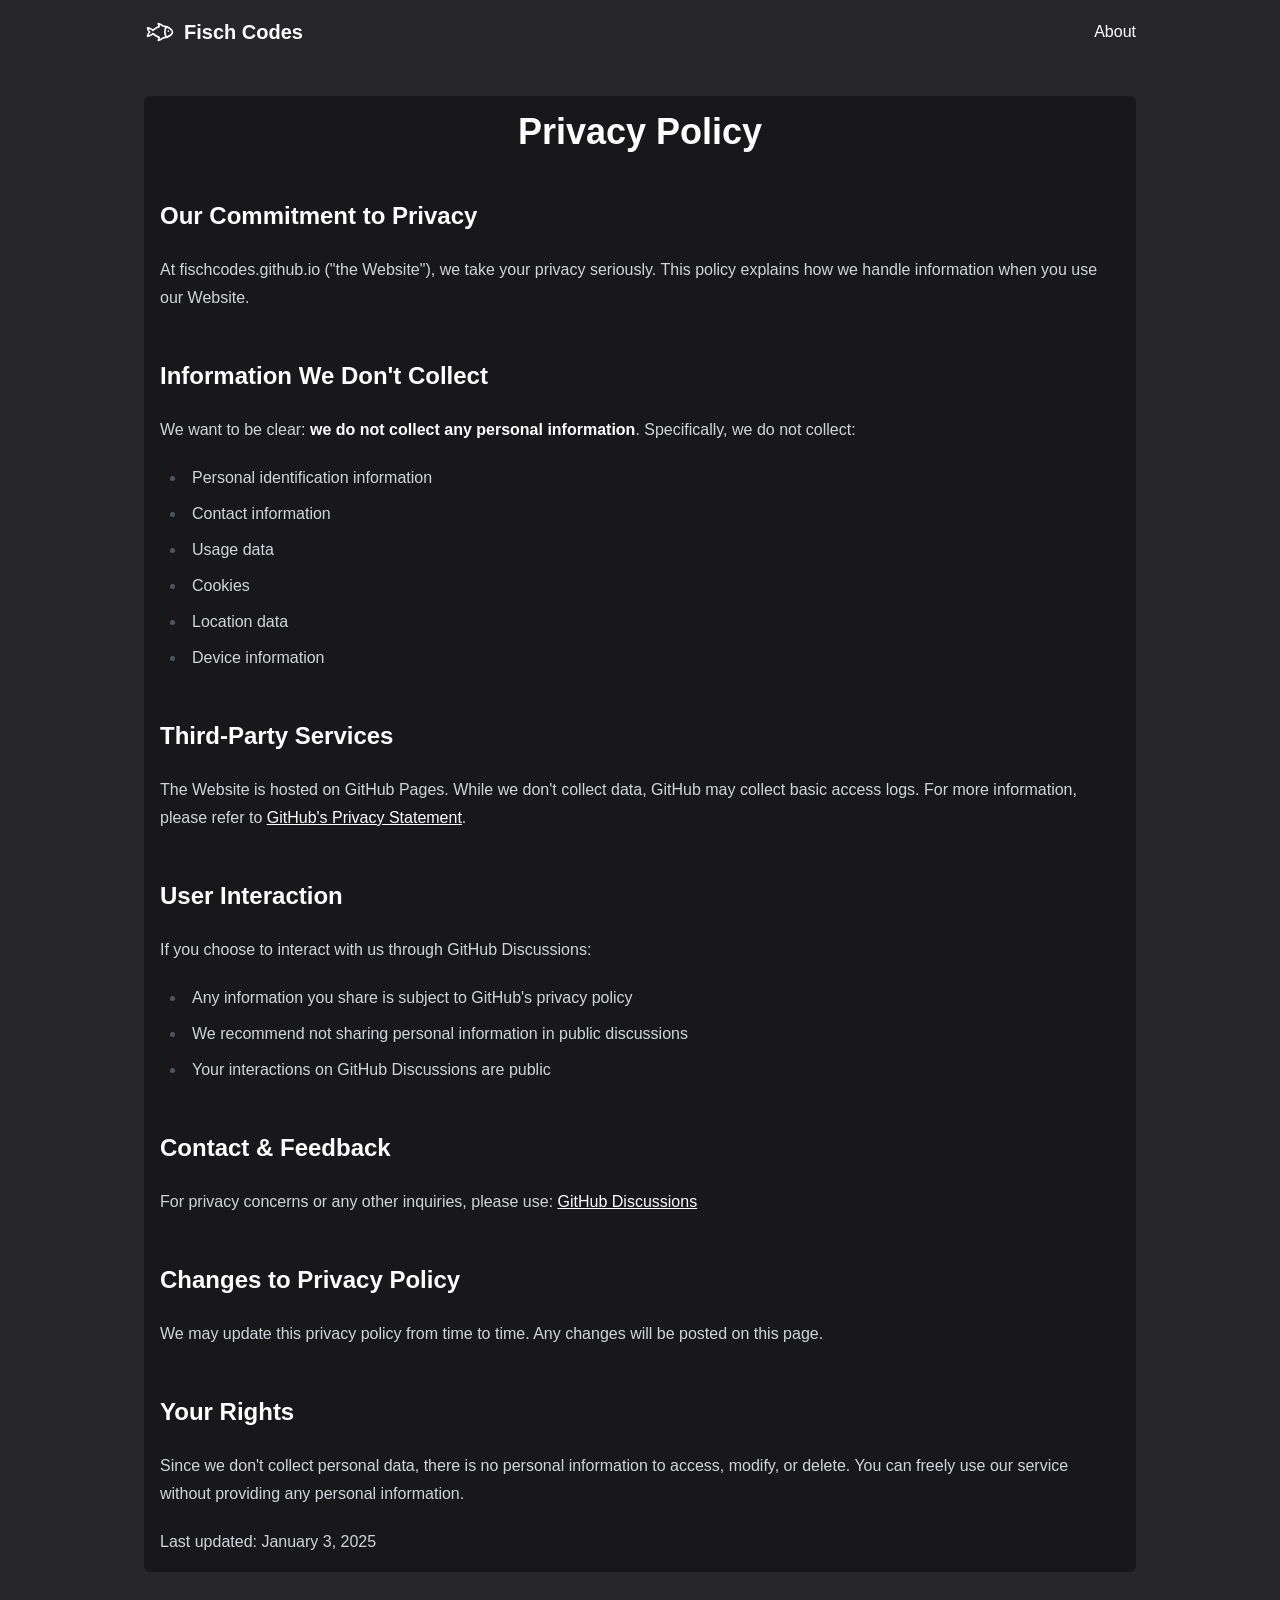
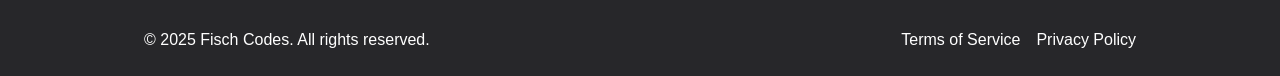
<file: privacy.html>
<!DOCTYPE html><html lang="en"><head><meta charSet="utf-8"/><meta name="viewport" content="width=device-width, initial-scale=1"/><link rel="preload" as="image" href="/logo.svg"/><link rel="stylesheet" href="/_next/static/css/7eb5fb65c0348444.css" data-precedence="next"/><link rel="preload" as="script" fetchPriority="low" href="/_next/static/chunks/webpack-24b7e992b8509183.js"/><script src="/_next/static/chunks/90f474f1-3d009dbbd0291ad5.js" async=""></script><script src="/_next/static/chunks/374-a3970f062c4f310c.js" async=""></script><script src="/_next/static/chunks/main-app-cdea760822b63604.js" async=""></script><script src="/_next/static/chunks/384-817974c9b1aa45de.js" async=""></script><script src="/_next/static/chunks/809-e5211c408c4c0201.js" async=""></script><script src="/_next/static/chunks/app/layout-7240caef07a8dabc.js" async=""></script><link rel="preload" href="https://www.googletagmanager.com/gtag/js?id=G-DP6XW30E1Z" as="script"/><title>Privacy Policy | Fisch Codes</title><meta name="description" content="Privacy policy for Fisch Codes website. We prioritize your privacy - no personal data collection, no cookies, no tracking. Access Fisch codes freely and securely."/><link rel="canonical" href="https://fischcodes.github.io/privacy"/><meta name="google-site-verification" content="lTwaQTJ2H6vMNYMUd9ooaLxzvssiGoQEuoRdsOYNX8g"/><meta property="og:title" content="Fisch Codes 2025"/><meta property="og:description" content="Looking for Fisch codes? Get all working Roblox Fisch codes 2025! Updated daily with new codes for free C$, rods, and rewards. Find codes for Fisch Roblox game, including latest update codes and instant catchers."/><meta property="og:image" content="https://fischcodes.github.io/logo.svg"/><meta property="og:image:width" content="500"/><meta property="og:image:height" content="500"/><meta property="og:type" content="website"/><meta name="twitter:card" content="summary_large_image"/><meta name="twitter:title" content="Fisch Codes 2025"/><meta name="twitter:description" content="Looking for Fisch codes? Get all working Roblox Fisch codes 2025! Updated daily with new codes for free C$, rods, and rewards. Find codes for Fisch Roblox game, including latest update codes and instant catchers."/><meta name="twitter:image" content="https://fischcodes.github.io/logo.svg"/><meta name="twitter:image:width" content="500"/><meta name="twitter:image:height" content="500"/><script>
              (function(c,l,a,r,i,t,y){
                c[a]=c[a]||function(){(c[a].q=c[a].q||[]).push(arguments)};
                t=l.createElement(r);t.async=1;t.src="https://www.clarity.ms/tag/"+i;
                y=l.getElementsByTagName(r)[0];y.parentNode.insertBefore(t,y);
              })(window, document, "clarity", "script", "poqiie6yt5");
            </script><script src="/_next/static/chunks/polyfills-42372ed130431b0a.js" noModule=""></script></head><body class="bg-zinc-800 text-white antialiased"><div class="flex flex-col min-h-screen"><header class=""><div class="max-w-5xl mx-auto py-4 px-4 flex flex-row items-center justify-between"><div class="flex items-center gap-2"><a class="flex items-center gap-2 hover:opacity-80" href="/"><img src="/logo.svg" alt="Fisch Codes" class="w-8 h-8"/><span class="text-xl font-bold">Fisch Codes</span></a></div><div class="md:flex items-center gap-6"><a class="hover:underline whitespace-nowrap" href="/#about">About</a></div></div></header><main class="flex-grow w-full max-w-5xl mx-auto px-2 md:px-4"><div class="flex flex-col space-y-8 py-8"><div class="p-4 bg-zinc-900 rounded-md"><div class="markdown-content prose prose-invert prose-h1:text-center max-w-none"><h1>Privacy Policy</h1>
<h2>Our Commitment to Privacy</h2>
<p>At fischcodes.github.io ("the Website"), we take your privacy seriously. This policy explains how we handle information when you use our Website.</p>
<h2>Information We Don't Collect</h2>
<p>We want to be clear: <strong>we do not collect any personal information</strong>. Specifically, we do not collect:</p>
<ul>
<li>Personal identification information</li>
<li>Contact information</li>
<li>Usage data</li>
<li>Cookies</li>
<li>Location data</li>
<li>Device information</li>
</ul>
<h2>Third-Party Services</h2>
<p>The Website is hosted on GitHub Pages. While we don't collect data, GitHub may collect basic access logs. For more information, please refer to <a href="https://docs.github.com/en/site-policy/privacy-policies/github-privacy-statement">GitHub's Privacy Statement</a>.</p>
<h2>User Interaction</h2>
<p>If you choose to interact with us through GitHub Discussions:</p>
<ul>
<li>Any information you share is subject to GitHub's privacy policy</li>
<li>We recommend not sharing personal information in public discussions</li>
<li>Your interactions on GitHub Discussions are public</li>
</ul>
<h2>Contact &#x26; Feedback</h2>
<p>For privacy concerns or any other inquiries, please use:
<a href="https://github.com/fischcodes/fischcodes.github.io/discussions">GitHub Discussions</a></p>
<h2>Changes to Privacy Policy</h2>
<p>We may update this privacy policy from time to time. Any changes will be posted on this page.</p>
<h2>Your Rights</h2>
<p>Since we don't collect personal data, there is no personal information to access, modify, or delete. You can freely use our service without providing any personal information.</p>
<p>Last updated: January 3, 2025</p>
</div></div></div></main><footer class=""><div class="max-w-5xl mx-auto px-4 py-6"><div class="flex flex-col md:flex-row justify-between items-center"><div class="mb-4 md:mb-0"><p>© <!-- -->2025<!-- --> Fisch Codes. All rights reserved.</p></div><nav><ul class="flex space-x-4"><li><a class="hover:underline" href="/terms">Terms of Service</a></li><li><a class="hover:underline" href="/privacy">Privacy Policy</a></li></ul></nav></div></div></footer><div role="region" aria-label="Notifications (F8)" tabindex="-1" style="pointer-events:none"><ol tabindex="-1" class="fixed top-0 z-[100] flex max-h-screen w-full flex-col-reverse p-4 sm:bottom-0 sm:right-0 sm:top-auto sm:flex-col md:max-w-[420px]"></ol></div></div><script src="/_next/static/chunks/webpack-24b7e992b8509183.js" async=""></script><script>(self.__next_f=self.__next_f||[]).push([0]);self.__next_f.push([2,null])</script><script>self.__next_f.push([1,"1:HL[\"/_next/static/css/7eb5fb65c0348444.css\",\"style\"]\n"])</script><script>self.__next_f.push([1,"2:I[2578,[],\"\"]\n5:I[1825,[],\"\"]\n6:I[3140,[],\"\"]\n7:I[4441,[\"384\",\"static/chunks/384-817974c9b1aa45de.js\",\"809\",\"static/chunks/809-e5211c408c4c0201.js\",\"185\",\"static/chunks/app/layout-7240caef07a8dabc.js\"],\"GoogleAnalytics\"]\n8:I[2018,[\"384\",\"static/chunks/384-817974c9b1aa45de.js\",\"809\",\"static/chunks/809-e5211c408c4c0201.js\",\"185\",\"static/chunks/app/layout-7240caef07a8dabc.js\"],\"\"]\n9:I[6115,[\"384\",\"static/chunks/384-817974c9b1aa45de.js\",\"809\",\"static/chunks/809-e5211c408c4c0201.js\",\"185\",\"static/chunks/app/layout-7240caef07a8dabc.js\"],\"\"]\na:I[6768,[\"384\",\"static/chunks/384-817974c9b1aa45de.js\",\"809\",\"static/chunks/809-e5211c408c4c0201.js\",\"185\",\"static/chunks/app/layout-7240caef07a8dabc.js\"],\"Toaster\"]\nc:I[6877,[],\"\"]\nd:[]\n"])</script><script>self.__next_f.push([1,"0:[\"$\",\"$L2\",null,{\"buildId\":\"vPn6mHRwF0s7O3hiSXAeO\",\"assetPrefix\":\"\",\"urlParts\":[\"\",\"privacy\"],\"initialTree\":[\"\",{\"children\":[\"privacy\",{\"children\":[\"__PAGE__\",{}]}]},\"$undefined\",\"$undefined\",true],\"initialSeedData\":[\"\",{\"children\":[\"privacy\",{\"children\":[\"__PAGE__\",{},[[\"$L3\",[\"$\",\"div\",null,{\"className\":\"flex flex-col space-y-8 py-8\",\"children\":\"$L4\"}],null],null],null]},[null,[\"$\",\"$L5\",null,{\"parallelRouterKey\":\"children\",\"segmentPath\":[\"children\",\"privacy\",\"children\"],\"error\":\"$undefined\",\"errorStyles\":\"$undefined\",\"errorScripts\":\"$undefined\",\"template\":[\"$\",\"$L6\",null,{}],\"templateStyles\":\"$undefined\",\"templateScripts\":\"$undefined\",\"notFound\":\"$undefined\",\"notFoundStyles\":\"$undefined\"}]],null]},[[[[\"$\",\"link\",\"0\",{\"rel\":\"stylesheet\",\"href\":\"/_next/static/css/7eb5fb65c0348444.css\",\"precedence\":\"next\",\"crossOrigin\":\"$undefined\"}]],[\"$\",\"html\",null,{\"lang\":\"en\",\"children\":[[\"$\",\"$L7\",null,{\"gaId\":\"G-DP6XW30E1Z\"}],[\"$\",\"head\",null,{\"children\":[[\"$\",\"$L8\",null,{\"src\":\"https://app.pageview.events/js/script.js\",\"data-domain\":\"fischcodes.github.io\",\"strategy\":\"lazyOnload\"}],null,[\"$\",\"script\",null,{\"dangerouslySetInnerHTML\":{\"__html\":\"\\n              (function(c,l,a,r,i,t,y){\\n                c[a]=c[a]||function(){(c[a].q=c[a].q||[]).push(arguments)};\\n                t=l.createElement(r);t.async=1;t.src=\\\"https://www.clarity.ms/tag/\\\"+i;\\n                y=l.getElementsByTagName(r)[0];y.parentNode.insertBefore(t,y);\\n              })(window, document, \\\"clarity\\\", \\\"script\\\", \\\"poqiie6yt5\\\");\\n            \"}}],null]}],[\"$\",\"body\",null,{\"className\":\"bg-zinc-800 text-white antialiased\",\"children\":[\"$\",\"div\",null,{\"className\":\"flex flex-col min-h-screen\",\"children\":[[\"$\",\"header\",null,{\"className\":\"\",\"children\":[\"$\",\"div\",null,{\"className\":\"max-w-5xl mx-auto py-4 px-4 flex flex-row items-center justify-between\",\"children\":[[\"$\",\"div\",null,{\"className\":\"flex items-center gap-2\",\"children\":[\"$\",\"$L9\",null,{\"href\":\"/\",\"className\":\"flex items-center gap-2 hover:opacity-80\",\"children\":[[\"$\",\"img\",null,{\"src\":\"/logo.svg\",\"alt\":\"Fisch Codes\",\"className\":\"w-8 h-8\"}],[\"$\",\"span\",null,{\"className\":\"text-xl font-bold\",\"children\":\"Fisch Codes\"}]]}]}],[\"$\",\"div\",null,{\"className\":\"md:flex items-center gap-6\",\"children\":[\"$\",\"$L9\",null,{\"href\":\"/#about\",\"className\":\"hover:underline whitespace-nowrap\",\"children\":\"About\"}]}]]}]}],[\"$\",\"main\",null,{\"className\":\"flex-grow w-full max-w-5xl mx-auto px-2 md:px-4\",\"children\":[\"$\",\"$L5\",null,{\"parallelRouterKey\":\"children\",\"segmentPath\":[\"children\"],\"error\":\"$undefined\",\"errorStyles\":\"$undefined\",\"errorScripts\":\"$undefined\",\"template\":[\"$\",\"$L6\",null,{}],\"templateStyles\":\"$undefined\",\"templateScripts\":\"$undefined\",\"notFound\":[[\"$\",\"title\",null,{\"children\":\"404: This page could not be found.\"}],[\"$\",\"div\",null,{\"style\":{\"fontFamily\":\"system-ui,\\\"Segoe UI\\\",Roboto,Helvetica,Arial,sans-serif,\\\"Apple Color Emoji\\\",\\\"Segoe UI Emoji\\\"\",\"height\":\"100vh\",\"textAlign\":\"center\",\"display\":\"flex\",\"flexDirection\":\"column\",\"alignItems\":\"center\",\"justifyContent\":\"center\"},\"children\":[\"$\",\"div\",null,{\"children\":[[\"$\",\"style\",null,{\"dangerouslySetInnerHTML\":{\"__html\":\"body{color:#000;background:#fff;margin:0}.next-error-h1{border-right:1px solid rgba(0,0,0,.3)}@media (prefers-color-scheme:dark){body{color:#fff;background:#000}.next-error-h1{border-right:1px solid rgba(255,255,255,.3)}}\"}}],[\"$\",\"h1\",null,{\"className\":\"next-error-h1\",\"style\":{\"display\":\"inline-block\",\"margin\":\"0 20px 0 0\",\"padding\":\"0 23px 0 0\",\"fontSize\":24,\"fontWeight\":500,\"verticalAlign\":\"top\",\"lineHeight\":\"49px\"},\"children\":\"404\"}],[\"$\",\"div\",null,{\"style\":{\"display\":\"inline-block\"},\"children\":[\"$\",\"h2\",null,{\"style\":{\"fontSize\":14,\"fontWeight\":400,\"lineHeight\":\"49px\",\"margin\":0},\"children\":\"This page could not be found.\"}]}]]}]}]],\"notFoundStyles\":[]}]}],[\"$\",\"footer\",null,{\"className\":\"\",\"children\":[\"$\",\"div\",null,{\"className\":\"max-w-5xl mx-auto px-4 py-6\",\"children\":[\"$\",\"div\",null,{\"className\":\"flex flex-col md:flex-row justify-between items-center\",\"children\":[[\"$\",\"div\",null,{\"className\":\"mb-4 md:mb-0\",\"children\":[\"$\",\"p\",null,{\"children\":[\"© \",2025,\" Fisch Codes. All rights reserved.\"]}]}],[\"$\",\"nav\",null,{\"children\":[\"$\",\"ul\",null,{\"className\":\"flex space-x-4\",\"children\":[[\"$\",\"li\",null,{\"children\":[\"$\",\"$L9\",null,{\"href\":\"/terms\",\"className\":\"hover:underline\",\"children\":\"Terms of Service\"}]}],[\"$\",\"li\",null,{\"children\":[\"$\",\"$L9\",null,{\"href\":\"/privacy\",\"className\":\"hover:underline\",\"children\":\"Privacy Policy\"}]}]]}]}]]}]}]}],[\"$\",\"$La\",null,{}]]}]}]]}]],null],null],\"couldBeIntercepted\":false,\"initialHead\":[null,\"$Lb\"],\"globalErrorComponent\":\"$c\",\"missingSlots\":\"$Wd\"}]\n"])</script><script>self.__next_f.push([1,"e:T6c7,\u003ch1\u003ePrivacy Policy\u003c/h1\u003e\n\u003ch2\u003eOur Commitment to Privacy\u003c/h2\u003e\n\u003cp\u003eAt fischcodes.github.io (\"the Website\"), we take your privacy seriously. This policy explains how we handle information when you use our Website.\u003c/p\u003e\n\u003ch2\u003eInformation We Don't Collect\u003c/h2\u003e\n\u003cp\u003eWe want to be clear: \u003cstrong\u003ewe do not collect any personal information\u003c/strong\u003e. Specifically, we do not collect:\u003c/p\u003e\n\u003cul\u003e\n\u003cli\u003ePersonal identification information\u003c/li\u003e\n\u003cli\u003eContact information\u003c/li\u003e\n\u003cli\u003eUsage data\u003c/li\u003e\n\u003cli\u003eCookies\u003c/li\u003e\n\u003cli\u003eLocation data\u003c/li\u003e\n\u003cli\u003eDevice information\u003c/li\u003e\n\u003c/ul\u003e\n\u003ch2\u003eThird-Party Services\u003c/h2\u003e\n\u003cp\u003eThe Website is hosted on GitHub Pages. While we don't collect data, GitHub may collect basic access logs. For more information, please refer to \u003ca href=\"https://docs.github.com/en/site-policy/privacy-policies/github-privacy-statement\"\u003eGitHub's Privacy Statement\u003c/a\u003e.\u003c/p\u003e\n\u003ch2\u003eUser Interaction\u003c/h2\u003e\n\u003cp\u003eIf you choose to interact with us through GitHub Discussions:\u003c/p\u003e\n\u003cul\u003e\n\u003cli\u003eAny information you share is subject to GitHub's privacy policy\u003c/li\u003e\n\u003cli\u003eWe recommend not sharing personal information in public discussions\u003c/li\u003e\n\u003cli\u003eYour interactions on GitHub Discussions are public\u003c/li\u003e\n\u003c/ul\u003e\n\u003ch2\u003eContact \u0026#x26; Feedback\u003c/h2\u003e\n\u003cp\u003eFor privacy concerns or any other inquiries, please use:\n\u003ca href=\"https://github.com/fischcodes/fischcodes.github.io/discussions\"\u003eGitHub Discussions\u003c/a\u003e\u003c/p\u003e\n\u003ch2\u003eChanges to Privacy Policy\u003c/h2\u003e\n\u003cp\u003eWe may update this privacy policy from time to time. Any changes will be posted on this page.\u003c/p\u003e\n\u003ch2\u003eYour Rights\u003c/h2\u003e\n\u003cp\u003eSince we don't collect personal data, there is no personal information to access, modify, or delete. You can freely use our service without providing any personal information.\u003c/p\u003e\n\u003cp\u003eLast updated: January 3, 2025\u003c/p\u003e\n4:[\"$\",\"div\",null,{\"className\":\"p-4 bg-zinc-900 rounded-md\",\"children\":[\"$\",\"div\",null,{\"dangerouslySetInnerHTML\":{\"__html\":\"$e\"},\"className\":\"markdown-content prose prose-invert prose-h1:text-center max-w-none\"}]}]\nb:[[\"$\",\"meta\",\"0\",{\"name\":\"viewport\",\"content\":\"width=device-width, initial-scale=1\"}],[\""])</script><script>self.__next_f.push([1,"$\",\"meta\",\"1\",{\"charSet\":\"utf-8\"}],[\"$\",\"title\",\"2\",{\"children\":\"Privacy Policy | Fisch Codes\"}],[\"$\",\"meta\",\"3\",{\"name\":\"description\",\"content\":\"Privacy policy for Fisch Codes website. We prioritize your privacy - no personal data collection, no cookies, no tracking. Access Fisch codes freely and securely.\"}],[\"$\",\"link\",\"4\",{\"rel\":\"canonical\",\"href\":\"https://fischcodes.github.io/privacy\"}],[\"$\",\"meta\",\"5\",{\"name\":\"google-site-verification\",\"content\":\"lTwaQTJ2H6vMNYMUd9ooaLxzvssiGoQEuoRdsOYNX8g\"}],[\"$\",\"meta\",\"6\",{\"property\":\"og:title\",\"content\":\"Fisch Codes 2025\"}],[\"$\",\"meta\",\"7\",{\"property\":\"og:description\",\"content\":\"Looking for Fisch codes? Get all working Roblox Fisch codes 2025! Updated daily with new codes for free C$, rods, and rewards. Find codes for Fisch Roblox game, including latest update codes and instant catchers.\"}],[\"$\",\"meta\",\"8\",{\"property\":\"og:image\",\"content\":\"https://fischcodes.github.io/logo.svg\"}],[\"$\",\"meta\",\"9\",{\"property\":\"og:image:width\",\"content\":\"500\"}],[\"$\",\"meta\",\"10\",{\"property\":\"og:image:height\",\"content\":\"500\"}],[\"$\",\"meta\",\"11\",{\"property\":\"og:type\",\"content\":\"website\"}],[\"$\",\"meta\",\"12\",{\"name\":\"twitter:card\",\"content\":\"summary_large_image\"}],[\"$\",\"meta\",\"13\",{\"name\":\"twitter:title\",\"content\":\"Fisch Codes 2025\"}],[\"$\",\"meta\",\"14\",{\"name\":\"twitter:description\",\"content\":\"Looking for Fisch codes? Get all working Roblox Fisch codes 2025! Updated daily with new codes for free C$, rods, and rewards. Find codes for Fisch Roblox game, including latest update codes and instant catchers.\"}],[\"$\",\"meta\",\"15\",{\"name\":\"twitter:image\",\"content\":\"https://fischcodes.github.io/logo.svg\"}],[\"$\",\"meta\",\"16\",{\"name\":\"twitter:image:width\",\"content\":\"500\"}],[\"$\",\"meta\",\"17\",{\"name\":\"twitter:image:height\",\"content\":\"500\"}]]\n3:null\n"])</script></body></html>
</file>
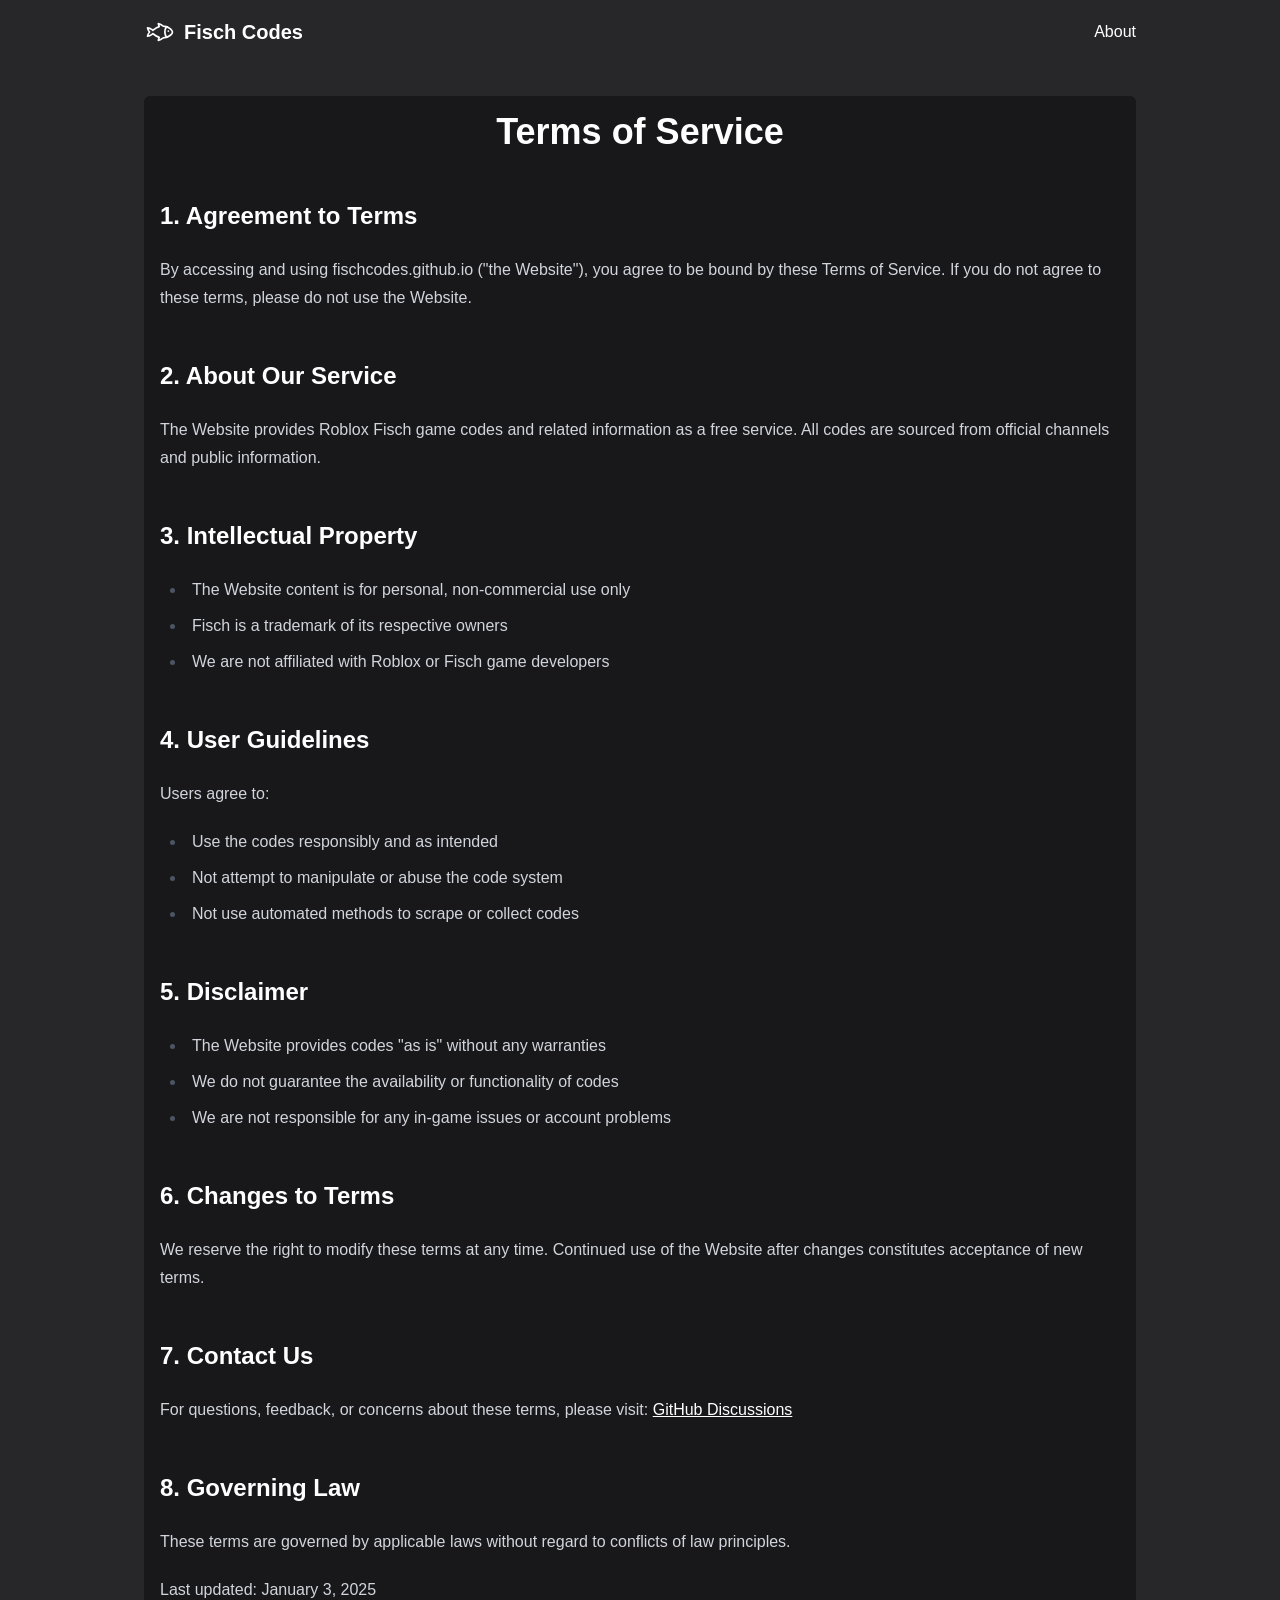
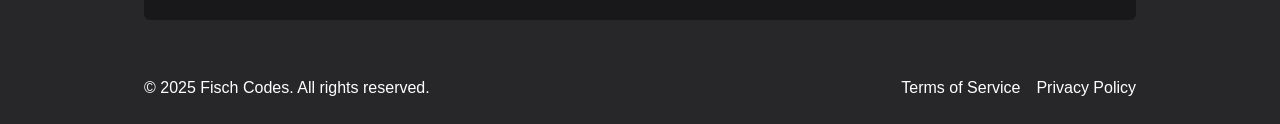
<file: terms.html>
<!DOCTYPE html><html lang="en"><head><meta charSet="utf-8"/><meta name="viewport" content="width=device-width, initial-scale=1"/><link rel="preload" as="image" href="/logo.svg"/><link rel="stylesheet" href="/_next/static/css/7eb5fb65c0348444.css" data-precedence="next"/><link rel="preload" as="script" fetchPriority="low" href="/_next/static/chunks/webpack-24b7e992b8509183.js"/><script src="/_next/static/chunks/90f474f1-3d009dbbd0291ad5.js" async=""></script><script src="/_next/static/chunks/374-a3970f062c4f310c.js" async=""></script><script src="/_next/static/chunks/main-app-cdea760822b63604.js" async=""></script><script src="/_next/static/chunks/384-817974c9b1aa45de.js" async=""></script><script src="/_next/static/chunks/809-e5211c408c4c0201.js" async=""></script><script src="/_next/static/chunks/app/layout-7240caef07a8dabc.js" async=""></script><link rel="preload" href="https://www.googletagmanager.com/gtag/js?id=G-DP6XW30E1Z" as="script"/><title>Terms of Service | Fisch Codes</title><meta name="description" content="Terms of service for Fisch Codes website. Learn about our code sharing service, usage guidelines, and policies for Roblox Fisch game codes."/><link rel="canonical" href="https://fischcodes.github.io/terms"/><meta name="google-site-verification" content="lTwaQTJ2H6vMNYMUd9ooaLxzvssiGoQEuoRdsOYNX8g"/><meta property="og:title" content="Fisch Codes 2025"/><meta property="og:description" content="Looking for Fisch codes? Get all working Roblox Fisch codes 2025! Updated daily with new codes for free C$, rods, and rewards. Find codes for Fisch Roblox game, including latest update codes and instant catchers."/><meta property="og:image" content="https://fischcodes.github.io/logo.svg"/><meta property="og:image:width" content="500"/><meta property="og:image:height" content="500"/><meta property="og:type" content="website"/><meta name="twitter:card" content="summary_large_image"/><meta name="twitter:title" content="Fisch Codes 2025"/><meta name="twitter:description" content="Looking for Fisch codes? Get all working Roblox Fisch codes 2025! Updated daily with new codes for free C$, rods, and rewards. Find codes for Fisch Roblox game, including latest update codes and instant catchers."/><meta name="twitter:image" content="https://fischcodes.github.io/logo.svg"/><meta name="twitter:image:width" content="500"/><meta name="twitter:image:height" content="500"/><script>
              (function(c,l,a,r,i,t,y){
                c[a]=c[a]||function(){(c[a].q=c[a].q||[]).push(arguments)};
                t=l.createElement(r);t.async=1;t.src="https://www.clarity.ms/tag/"+i;
                y=l.getElementsByTagName(r)[0];y.parentNode.insertBefore(t,y);
              })(window, document, "clarity", "script", "poqiie6yt5");
            </script><script src="/_next/static/chunks/polyfills-42372ed130431b0a.js" noModule=""></script></head><body class="bg-zinc-800 text-white antialiased"><div class="flex flex-col min-h-screen"><header class=""><div class="max-w-5xl mx-auto py-4 px-4 flex flex-row items-center justify-between"><div class="flex items-center gap-2"><a class="flex items-center gap-2 hover:opacity-80" href="/"><img src="/logo.svg" alt="Fisch Codes" class="w-8 h-8"/><span class="text-xl font-bold">Fisch Codes</span></a></div><div class="md:flex items-center gap-6"><a class="hover:underline whitespace-nowrap" href="/#about">About</a></div></div></header><main class="flex-grow w-full max-w-5xl mx-auto px-2 md:px-4"><div class="flex flex-col space-y-8 py-8"><div class="p-4 bg-zinc-900 rounded-md"><div class="markdown-content prose prose-invert prose-h1:text-center max-w-none"><h1>Terms of Service</h1>
<h2>1. Agreement to Terms</h2>
<p>By accessing and using fischcodes.github.io ("the Website"), you agree to be bound by these Terms of Service. If you do not agree to these terms, please do not use the Website.</p>
<h2>2. About Our Service</h2>
<p>The Website provides Roblox Fisch game codes and related information as a free service. All codes are sourced from official channels and public information.</p>
<h2>3. Intellectual Property</h2>
<ul>
<li>The Website content is for personal, non-commercial use only</li>
<li>Fisch is a trademark of its respective owners</li>
<li>We are not affiliated with Roblox or Fisch game developers</li>
</ul>
<h2>4. User Guidelines</h2>
<p>Users agree to:</p>
<ul>
<li>Use the codes responsibly and as intended</li>
<li>Not attempt to manipulate or abuse the code system</li>
<li>Not use automated methods to scrape or collect codes</li>
</ul>
<h2>5. Disclaimer</h2>
<ul>
<li>The Website provides codes "as is" without any warranties</li>
<li>We do not guarantee the availability or functionality of codes</li>
<li>We are not responsible for any in-game issues or account problems</li>
</ul>
<h2>6. Changes to Terms</h2>
<p>We reserve the right to modify these terms at any time. Continued use of the Website after changes constitutes acceptance of new terms.</p>
<h2>7. Contact Us</h2>
<p>For questions, feedback, or concerns about these terms, please visit:
<a href="https://github.com/fischcodes/fischcodes.github.io/discussions">GitHub Discussions</a></p>
<h2>8. Governing Law</h2>
<p>These terms are governed by applicable laws without regard to conflicts of law principles.</p>
<p>Last updated: January 3, 2025</p>
</div></div></div></main><footer class=""><div class="max-w-5xl mx-auto px-4 py-6"><div class="flex flex-col md:flex-row justify-between items-center"><div class="mb-4 md:mb-0"><p>© <!-- -->2025<!-- --> Fisch Codes. All rights reserved.</p></div><nav><ul class="flex space-x-4"><li><a class="hover:underline" href="/terms">Terms of Service</a></li><li><a class="hover:underline" href="/privacy">Privacy Policy</a></li></ul></nav></div></div></footer><div role="region" aria-label="Notifications (F8)" tabindex="-1" style="pointer-events:none"><ol tabindex="-1" class="fixed top-0 z-[100] flex max-h-screen w-full flex-col-reverse p-4 sm:bottom-0 sm:right-0 sm:top-auto sm:flex-col md:max-w-[420px]"></ol></div></div><script src="/_next/static/chunks/webpack-24b7e992b8509183.js" async=""></script><script>(self.__next_f=self.__next_f||[]).push([0]);self.__next_f.push([2,null])</script><script>self.__next_f.push([1,"1:HL[\"/_next/static/css/7eb5fb65c0348444.css\",\"style\"]\n"])</script><script>self.__next_f.push([1,"2:I[2578,[],\"\"]\n5:I[1825,[],\"\"]\n6:I[3140,[],\"\"]\n7:I[4441,[\"384\",\"static/chunks/384-817974c9b1aa45de.js\",\"809\",\"static/chunks/809-e5211c408c4c0201.js\",\"185\",\"static/chunks/app/layout-7240caef07a8dabc.js\"],\"GoogleAnalytics\"]\n8:I[2018,[\"384\",\"static/chunks/384-817974c9b1aa45de.js\",\"809\",\"static/chunks/809-e5211c408c4c0201.js\",\"185\",\"static/chunks/app/layout-7240caef07a8dabc.js\"],\"\"]\n9:I[6115,[\"384\",\"static/chunks/384-817974c9b1aa45de.js\",\"809\",\"static/chunks/809-e5211c408c4c0201.js\",\"185\",\"static/chunks/app/layout-7240caef07a8dabc.js\"],\"\"]\na:I[6768,[\"384\",\"static/chunks/384-817974c9b1aa45de.js\",\"809\",\"static/chunks/809-e5211c408c4c0201.js\",\"185\",\"static/chunks/app/layout-7240caef07a8dabc.js\"],\"Toaster\"]\nc:I[6877,[],\"\"]\nd:[]\n"])</script><script>self.__next_f.push([1,"0:[\"$\",\"$L2\",null,{\"buildId\":\"vPn6mHRwF0s7O3hiSXAeO\",\"assetPrefix\":\"\",\"urlParts\":[\"\",\"terms\"],\"initialTree\":[\"\",{\"children\":[\"terms\",{\"children\":[\"__PAGE__\",{}]}]},\"$undefined\",\"$undefined\",true],\"initialSeedData\":[\"\",{\"children\":[\"terms\",{\"children\":[\"__PAGE__\",{},[[\"$L3\",[\"$\",\"div\",null,{\"className\":\"flex flex-col space-y-8 py-8\",\"children\":\"$L4\"}],null],null],null]},[null,[\"$\",\"$L5\",null,{\"parallelRouterKey\":\"children\",\"segmentPath\":[\"children\",\"terms\",\"children\"],\"error\":\"$undefined\",\"errorStyles\":\"$undefined\",\"errorScripts\":\"$undefined\",\"template\":[\"$\",\"$L6\",null,{}],\"templateStyles\":\"$undefined\",\"templateScripts\":\"$undefined\",\"notFound\":\"$undefined\",\"notFoundStyles\":\"$undefined\"}]],null]},[[[[\"$\",\"link\",\"0\",{\"rel\":\"stylesheet\",\"href\":\"/_next/static/css/7eb5fb65c0348444.css\",\"precedence\":\"next\",\"crossOrigin\":\"$undefined\"}]],[\"$\",\"html\",null,{\"lang\":\"en\",\"children\":[[\"$\",\"$L7\",null,{\"gaId\":\"G-DP6XW30E1Z\"}],[\"$\",\"head\",null,{\"children\":[[\"$\",\"$L8\",null,{\"src\":\"https://app.pageview.events/js/script.js\",\"data-domain\":\"fischcodes.github.io\",\"strategy\":\"lazyOnload\"}],null,[\"$\",\"script\",null,{\"dangerouslySetInnerHTML\":{\"__html\":\"\\n              (function(c,l,a,r,i,t,y){\\n                c[a]=c[a]||function(){(c[a].q=c[a].q||[]).push(arguments)};\\n                t=l.createElement(r);t.async=1;t.src=\\\"https://www.clarity.ms/tag/\\\"+i;\\n                y=l.getElementsByTagName(r)[0];y.parentNode.insertBefore(t,y);\\n              })(window, document, \\\"clarity\\\", \\\"script\\\", \\\"poqiie6yt5\\\");\\n            \"}}],null]}],[\"$\",\"body\",null,{\"className\":\"bg-zinc-800 text-white antialiased\",\"children\":[\"$\",\"div\",null,{\"className\":\"flex flex-col min-h-screen\",\"children\":[[\"$\",\"header\",null,{\"className\":\"\",\"children\":[\"$\",\"div\",null,{\"className\":\"max-w-5xl mx-auto py-4 px-4 flex flex-row items-center justify-between\",\"children\":[[\"$\",\"div\",null,{\"className\":\"flex items-center gap-2\",\"children\":[\"$\",\"$L9\",null,{\"href\":\"/\",\"className\":\"flex items-center gap-2 hover:opacity-80\",\"children\":[[\"$\",\"img\",null,{\"src\":\"/logo.svg\",\"alt\":\"Fisch Codes\",\"className\":\"w-8 h-8\"}],[\"$\",\"span\",null,{\"className\":\"text-xl font-bold\",\"children\":\"Fisch Codes\"}]]}]}],[\"$\",\"div\",null,{\"className\":\"md:flex items-center gap-6\",\"children\":[\"$\",\"$L9\",null,{\"href\":\"/#about\",\"className\":\"hover:underline whitespace-nowrap\",\"children\":\"About\"}]}]]}]}],[\"$\",\"main\",null,{\"className\":\"flex-grow w-full max-w-5xl mx-auto px-2 md:px-4\",\"children\":[\"$\",\"$L5\",null,{\"parallelRouterKey\":\"children\",\"segmentPath\":[\"children\"],\"error\":\"$undefined\",\"errorStyles\":\"$undefined\",\"errorScripts\":\"$undefined\",\"template\":[\"$\",\"$L6\",null,{}],\"templateStyles\":\"$undefined\",\"templateScripts\":\"$undefined\",\"notFound\":[[\"$\",\"title\",null,{\"children\":\"404: This page could not be found.\"}],[\"$\",\"div\",null,{\"style\":{\"fontFamily\":\"system-ui,\\\"Segoe UI\\\",Roboto,Helvetica,Arial,sans-serif,\\\"Apple Color Emoji\\\",\\\"Segoe UI Emoji\\\"\",\"height\":\"100vh\",\"textAlign\":\"center\",\"display\":\"flex\",\"flexDirection\":\"column\",\"alignItems\":\"center\",\"justifyContent\":\"center\"},\"children\":[\"$\",\"div\",null,{\"children\":[[\"$\",\"style\",null,{\"dangerouslySetInnerHTML\":{\"__html\":\"body{color:#000;background:#fff;margin:0}.next-error-h1{border-right:1px solid rgba(0,0,0,.3)}@media (prefers-color-scheme:dark){body{color:#fff;background:#000}.next-error-h1{border-right:1px solid rgba(255,255,255,.3)}}\"}}],[\"$\",\"h1\",null,{\"className\":\"next-error-h1\",\"style\":{\"display\":\"inline-block\",\"margin\":\"0 20px 0 0\",\"padding\":\"0 23px 0 0\",\"fontSize\":24,\"fontWeight\":500,\"verticalAlign\":\"top\",\"lineHeight\":\"49px\"},\"children\":\"404\"}],[\"$\",\"div\",null,{\"style\":{\"display\":\"inline-block\"},\"children\":[\"$\",\"h2\",null,{\"style\":{\"fontSize\":14,\"fontWeight\":400,\"lineHeight\":\"49px\",\"margin\":0},\"children\":\"This page could not be found.\"}]}]]}]}]],\"notFoundStyles\":[]}]}],[\"$\",\"footer\",null,{\"className\":\"\",\"children\":[\"$\",\"div\",null,{\"className\":\"max-w-5xl mx-auto px-4 py-6\",\"children\":[\"$\",\"div\",null,{\"className\":\"flex flex-col md:flex-row justify-between items-center\",\"children\":[[\"$\",\"div\",null,{\"className\":\"mb-4 md:mb-0\",\"children\":[\"$\",\"p\",null,{\"children\":[\"© \",2025,\" Fisch Codes. All rights reserved.\"]}]}],[\"$\",\"nav\",null,{\"children\":[\"$\",\"ul\",null,{\"className\":\"flex space-x-4\",\"children\":[[\"$\",\"li\",null,{\"children\":[\"$\",\"$L9\",null,{\"href\":\"/terms\",\"className\":\"hover:underline\",\"children\":\"Terms of Service\"}]}],[\"$\",\"li\",null,{\"children\":[\"$\",\"$L9\",null,{\"href\":\"/privacy\",\"className\":\"hover:underline\",\"children\":\"Privacy Policy\"}]}]]}]}]]}]}]}],[\"$\",\"$La\",null,{}]]}]}]]}]],null],null],\"couldBeIntercepted\":false,\"initialHead\":[null,\"$Lb\"],\"globalErrorComponent\":\"$c\",\"missingSlots\":\"$Wd\"}]\n"])</script><script>self.__next_f.push([1,"e:T695,\u003ch1\u003eTerms of Service\u003c/h1\u003e\n\u003ch2\u003e1. Agreement to Terms\u003c/h2\u003e\n\u003cp\u003eBy accessing and using fischcodes.github.io (\"the Website\"), you agree to be bound by these Terms of Service. If you do not agree to these terms, please do not use the Website.\u003c/p\u003e\n\u003ch2\u003e2. About Our Service\u003c/h2\u003e\n\u003cp\u003eThe Website provides Roblox Fisch game codes and related information as a free service. All codes are sourced from official channels and public information.\u003c/p\u003e\n\u003ch2\u003e3. Intellectual Property\u003c/h2\u003e\n\u003cul\u003e\n\u003cli\u003eThe Website content is for personal, non-commercial use only\u003c/li\u003e\n\u003cli\u003eFisch is a trademark of its respective owners\u003c/li\u003e\n\u003cli\u003eWe are not affiliated with Roblox or Fisch game developers\u003c/li\u003e\n\u003c/ul\u003e\n\u003ch2\u003e4. User Guidelines\u003c/h2\u003e\n\u003cp\u003eUsers agree to:\u003c/p\u003e\n\u003cul\u003e\n\u003cli\u003eUse the codes responsibly and as intended\u003c/li\u003e\n\u003cli\u003eNot attempt to manipulate or abuse the code system\u003c/li\u003e\n\u003cli\u003eNot use automated methods to scrape or collect codes\u003c/li\u003e\n\u003c/ul\u003e\n\u003ch2\u003e5. Disclaimer\u003c/h2\u003e\n\u003cul\u003e\n\u003cli\u003eThe Website provides codes \"as is\" without any warranties\u003c/li\u003e\n\u003cli\u003eWe do not guarantee the availability or functionality of codes\u003c/li\u003e\n\u003cli\u003eWe are not responsible for any in-game issues or account problems\u003c/li\u003e\n\u003c/ul\u003e\n\u003ch2\u003e6. Changes to Terms\u003c/h2\u003e\n\u003cp\u003eWe reserve the right to modify these terms at any time. Continued use of the Website after changes constitutes acceptance of new terms.\u003c/p\u003e\n\u003ch2\u003e7. Contact Us\u003c/h2\u003e\n\u003cp\u003eFor questions, feedback, or concerns about these terms, please visit:\n\u003ca href=\"https://github.com/fischcodes/fischcodes.github.io/discussions\"\u003eGitHub Discussions\u003c/a\u003e\u003c/p\u003e\n\u003ch2\u003e8. Governing Law\u003c/h2\u003e\n\u003cp\u003eThese terms are governed by applicable laws without regard to conflicts of law principles.\u003c/p\u003e\n\u003cp\u003eLast updated: January 3, 2025\u003c/p\u003e\n4:[\"$\",\"div\",null,{\"className\":\"p-4 bg-zinc-900 rounded-md\",\"children\":[\"$\",\"div\",null,{\"dangerouslySetInnerHTML\":{\"__html\":\"$e\"},\"className\":\"markdown-content prose prose-invert prose-h1:text-center max-w-none\"}]}]\nb:[[\"$\",\"meta\",\"0\",{\"name\":\"viewport\",\"content\":\"width=device-width, initial-scale=1\"}],[\"$\",\"meta\",\"1\",{\"charSet\":\"utf-8\"}],[\"$\",\"title\",\"2"])</script><script>self.__next_f.push([1,"\",{\"children\":\"Terms of Service | Fisch Codes\"}],[\"$\",\"meta\",\"3\",{\"name\":\"description\",\"content\":\"Terms of service for Fisch Codes website. Learn about our code sharing service, usage guidelines, and policies for Roblox Fisch game codes.\"}],[\"$\",\"link\",\"4\",{\"rel\":\"canonical\",\"href\":\"https://fischcodes.github.io/terms\"}],[\"$\",\"meta\",\"5\",{\"name\":\"google-site-verification\",\"content\":\"lTwaQTJ2H6vMNYMUd9ooaLxzvssiGoQEuoRdsOYNX8g\"}],[\"$\",\"meta\",\"6\",{\"property\":\"og:title\",\"content\":\"Fisch Codes 2025\"}],[\"$\",\"meta\",\"7\",{\"property\":\"og:description\",\"content\":\"Looking for Fisch codes? Get all working Roblox Fisch codes 2025! Updated daily with new codes for free C$, rods, and rewards. Find codes for Fisch Roblox game, including latest update codes and instant catchers.\"}],[\"$\",\"meta\",\"8\",{\"property\":\"og:image\",\"content\":\"https://fischcodes.github.io/logo.svg\"}],[\"$\",\"meta\",\"9\",{\"property\":\"og:image:width\",\"content\":\"500\"}],[\"$\",\"meta\",\"10\",{\"property\":\"og:image:height\",\"content\":\"500\"}],[\"$\",\"meta\",\"11\",{\"property\":\"og:type\",\"content\":\"website\"}],[\"$\",\"meta\",\"12\",{\"name\":\"twitter:card\",\"content\":\"summary_large_image\"}],[\"$\",\"meta\",\"13\",{\"name\":\"twitter:title\",\"content\":\"Fisch Codes 2025\"}],[\"$\",\"meta\",\"14\",{\"name\":\"twitter:description\",\"content\":\"Looking for Fisch codes? Get all working Roblox Fisch codes 2025! Updated daily with new codes for free C$, rods, and rewards. Find codes for Fisch Roblox game, including latest update codes and instant catchers.\"}],[\"$\",\"meta\",\"15\",{\"name\":\"twitter:image\",\"content\":\"https://fischcodes.github.io/logo.svg\"}],[\"$\",\"meta\",\"16\",{\"name\":\"twitter:image:width\",\"content\":\"500\"}],[\"$\",\"meta\",\"17\",{\"name\":\"twitter:image:height\",\"content\":\"500\"}]]\n3:null\n"])</script></body></html>
</file>
<file: _next/static/css/7eb5fb65c0348444.css>
*,:after,:before{--tw-border-spacing-x:0;--tw-border-spacing-y:0;--tw-translate-x:0;--tw-translate-y:0;--tw-rotate:0;--tw-skew-x:0;--tw-skew-y:0;--tw-scale-x:1;--tw-scale-y:1;--tw-pan-x: ;--tw-pan-y: ;--tw-pinch-zoom: ;--tw-scroll-snap-strictness:proximity;--tw-gradient-from-position: ;--tw-gradient-via-position: ;--tw-gradient-to-position: ;--tw-ordinal: ;--tw-slashed-zero: ;--tw-numeric-figure: ;--tw-numeric-spacing: ;--tw-numeric-fraction: ;--tw-ring-inset: ;--tw-ring-offset-width:0px;--tw-ring-offset-color:#fff;--tw-ring-color:rgba(59,130,246,.5);--tw-ring-offset-shadow:0 0 #0000;--tw-ring-shadow:0 0 #0000;--tw-shadow:0 0 #0000;--tw-shadow-colored:0 0 #0000;--tw-blur: ;--tw-brightness: ;--tw-contrast: ;--tw-grayscale: ;--tw-hue-rotate: ;--tw-invert: ;--tw-saturate: ;--tw-sepia: ;--tw-drop-shadow: ;--tw-backdrop-blur: ;--tw-backdrop-brightness: ;--tw-backdrop-contrast: ;--tw-backdrop-grayscale: ;--tw-backdrop-hue-rotate: ;--tw-backdrop-invert: ;--tw-backdrop-opacity: ;--tw-backdrop-saturate: ;--tw-backdrop-sepia: ;--tw-contain-size: ;--tw-contain-layout: ;--tw-contain-paint: ;--tw-contain-style: }::backdrop{--tw-border-spacing-x:0;--tw-border-spacing-y:0;--tw-translate-x:0;--tw-translate-y:0;--tw-rotate:0;--tw-skew-x:0;--tw-skew-y:0;--tw-scale-x:1;--tw-scale-y:1;--tw-pan-x: ;--tw-pan-y: ;--tw-pinch-zoom: ;--tw-scroll-snap-strictness:proximity;--tw-gradient-from-position: ;--tw-gradient-via-position: ;--tw-gradient-to-position: ;--tw-ordinal: ;--tw-slashed-zero: ;--tw-numeric-figure: ;--tw-numeric-spacing: ;--tw-numeric-fraction: ;--tw-ring-inset: ;--tw-ring-offset-width:0px;--tw-ring-offset-color:#fff;--tw-ring-color:rgba(59,130,246,.5);--tw-ring-offset-shadow:0 0 #0000;--tw-ring-shadow:0 0 #0000;--tw-shadow:0 0 #0000;--tw-shadow-colored:0 0 #0000;--tw-blur: ;--tw-brightness: ;--tw-contrast: ;--tw-grayscale: ;--tw-hue-rotate: ;--tw-invert: ;--tw-saturate: ;--tw-sepia: ;--tw-drop-shadow: ;--tw-backdrop-blur: ;--tw-backdrop-brightness: ;--tw-backdrop-contrast: ;--tw-backdrop-grayscale: ;--tw-backdrop-hue-rotate: ;--tw-backdrop-invert: ;--tw-backdrop-opacity: ;--tw-backdrop-saturate: ;--tw-backdrop-sepia: ;--tw-contain-size: ;--tw-contain-layout: ;--tw-contain-paint: ;--tw-contain-style: }/*
! tailwindcss v3.4.17 | MIT License | https://tailwindcss.com
*/*,:after,:before{box-sizing:border-box;border:0 solid #e5e7eb}:after,:before{--tw-content:""}:host,html{line-height:1.5;-webkit-text-size-adjust:100%;-moz-tab-size:4;tab-size:4;font-family:ui-sans-serif,system-ui,sans-serif,Apple Color Emoji,Segoe UI Emoji,Segoe UI Symbol,Noto Color Emoji;font-feature-settings:normal;font-variation-settings:normal;-webkit-tap-highlight-color:transparent}body{margin:0;line-height:inherit}hr{height:0;color:inherit;border-top-width:1px}abbr:where([title]){text-decoration:underline dotted}h1,h2,h3,h4,h5,h6{font-size:inherit;font-weight:inherit}a{color:inherit;text-decoration:inherit}b,strong{font-weight:bolder}code,kbd,pre,samp{font-family:ui-monospace,SFMono-Regular,Menlo,Monaco,Consolas,Liberation Mono,Courier New,monospace;font-feature-settings:normal;font-variation-settings:normal;font-size:1em}small{font-size:80%}sub,sup{font-size:75%;line-height:0;position:relative;vertical-align:baseline}sub{bottom:-.25em}sup{top:-.5em}table{text-indent:0;border-color:inherit;border-collapse:collapse}button,input,optgroup,select,textarea{font-family:inherit;font-feature-settings:inherit;font-variation-settings:inherit;font-size:100%;font-weight:inherit;line-height:inherit;letter-spacing:inherit;color:inherit;margin:0;padding:0}button,select{text-transform:none}button,input:where([type=button]),input:where([type=reset]),input:where([type=submit]){-webkit-appearance:button;background-color:transparent;background-image:none}:-moz-focusring{outline:auto}:-moz-ui-invalid{box-shadow:none}progress{vertical-align:baseline}::-webkit-inner-spin-button,::-webkit-outer-spin-button{height:auto}[type=search]{-webkit-appearance:textfield;outline-offset:-2px}::-webkit-search-decoration{-webkit-appearance:none}::-webkit-file-upload-button{-webkit-appearance:button;font:inherit}summary{display:list-item}blockquote,dd,dl,figure,h1,h2,h3,h4,h5,h6,hr,p,pre{margin:0}fieldset{margin:0}fieldset,legend{padding:0}menu,ol,ul{list-style:none;margin:0;padding:0}dialog{padding:0}textarea{resize:vertical}input::placeholder,textarea::placeholder{opacity:1;color:#9ca3af}[role=button],button{cursor:pointer}:disabled{cursor:default}audio,canvas,embed,iframe,img,object,svg,video{display:block;vertical-align:middle}img,video{max-width:100%;height:auto}[hidden]:where(:not([hidden=until-found])){display:none}:root{--background:0 0% 100%;--foreground:240 10% 3.9%;--card:0 0% 100%;--card-foreground:240 10% 3.9%;--popover:0 0% 100%;--popover-foreground:240 10% 3.9%;--primary:240 5.9% 10%;--primary-foreground:0 0% 98%;--secondary:240 4.8% 95.9%;--secondary-foreground:240 5.9% 10%;--muted:240 4.8% 95.9%;--muted-foreground:240 3.8% 46.1%;--accent:240 4.8% 95.9%;--accent-foreground:240 5.9% 10%;--destructive:0 84.2% 60.2%;--destructive-foreground:0 0% 98%;--border:240 5.9% 90%;--input:240 5.9% 90%;--ring:240 10% 3.9%;--chart-1:12 76% 61%;--chart-2:173 58% 39%;--chart-3:197 37% 24%;--chart-4:43 74% 66%;--chart-5:27 87% 67%;--radius:0.5rem}*{border-color:hsl(var(--border))}body{background-color:hsl(var(--background));color:hsl(var(--foreground))}.prose{color:var(--tw-prose-body);max-width:65ch}.prose :where(p):not(:where([class~=not-prose],[class~=not-prose] *)){margin-top:1.25em;margin-bottom:1.25em}.prose :where([class~=lead]):not(:where([class~=not-prose],[class~=not-prose] *)){color:var(--tw-prose-lead);font-size:1.25em;line-height:1.6;margin-top:1.2em;margin-bottom:1.2em}.prose :where(a):not(:where([class~=not-prose],[class~=not-prose] *)){color:var(--tw-prose-links);text-decoration:underline;font-weight:500}.prose :where(strong):not(:where([class~=not-prose],[class~=not-prose] *)){color:var(--tw-prose-bold);font-weight:600}.prose :where(a strong):not(:where([class~=not-prose],[class~=not-prose] *)){color:inherit}.prose :where(blockquote strong):not(:where([class~=not-prose],[class~=not-prose] *)){color:inherit}.prose :where(thead th strong):not(:where([class~=not-prose],[class~=not-prose] *)){color:inherit}.prose :where(ol):not(:where([class~=not-prose],[class~=not-prose] *)){list-style-type:decimal;margin-top:1.25em;margin-bottom:1.25em;padding-inline-start:1.625em}.prose :where(ol[type=A]):not(:where([class~=not-prose],[class~=not-prose] *)){list-style-type:upper-alpha}.prose :where(ol[type=a]):not(:where([class~=not-prose],[class~=not-prose] *)){list-style-type:lower-alpha}.prose :where(ol[type=A s]):not(:where([class~=not-prose],[class~=not-prose] *)){list-style-type:upper-alpha}.prose :where(ol[type=a s]):not(:where([class~=not-prose],[class~=not-prose] *)){list-style-type:lower-alpha}.prose :where(ol[type=I]):not(:where([class~=not-prose],[class~=not-prose] *)){list-style-type:upper-roman}.prose :where(ol[type=i]):not(:where([class~=not-prose],[class~=not-prose] *)){list-style-type:lower-roman}.prose :where(ol[type=I s]):not(:where([class~=not-prose],[class~=not-prose] *)){list-style-type:upper-roman}.prose :where(ol[type=i s]):not(:where([class~=not-prose],[class~=not-prose] *)){list-style-type:lower-roman}.prose :where(ol[type="1"]):not(:where([class~=not-prose],[class~=not-prose] *)){list-style-type:decimal}.prose :where(ul):not(:where([class~=not-prose],[class~=not-prose] *)){list-style-type:disc;margin-top:1.25em;margin-bottom:1.25em;padding-inline-start:1.625em}.prose :where(ol>li):not(:where([class~=not-prose],[class~=not-prose] *))::marker{font-weight:400;color:var(--tw-prose-counters)}.prose :where(ul>li):not(:where([class~=not-prose],[class~=not-prose] *))::marker{color:var(--tw-prose-bullets)}.prose :where(dt):not(:where([class~=not-prose],[class~=not-prose] *)){color:var(--tw-prose-headings);font-weight:600;margin-top:1.25em}.prose :where(hr):not(:where([class~=not-prose],[class~=not-prose] *)){border-color:var(--tw-prose-hr);border-top-width:1px;margin-top:3em;margin-bottom:3em}.prose :where(blockquote):not(:where([class~=not-prose],[class~=not-prose] *)){font-weight:500;font-style:italic;color:var(--tw-prose-quotes);border-inline-start-width:.25rem;border-inline-start-color:var(--tw-prose-quote-borders);quotes:"\201C""\201D""\2018""\2019";margin-top:1.6em;margin-bottom:1.6em;padding-inline-start:1em}.prose :where(blockquote p:first-of-type):not(:where([class~=not-prose],[class~=not-prose] *)):before{content:open-quote}.prose :where(blockquote p:last-of-type):not(:where([class~=not-prose],[class~=not-prose] *)):after{content:close-quote}.prose :where(h1):not(:where([class~=not-prose],[class~=not-prose] *)){color:var(--tw-prose-headings);font-weight:800;font-size:2.25em;margin-top:0;margin-bottom:.8888889em;line-height:1.1111111}.prose :where(h1 strong):not(:where([class~=not-prose],[class~=not-prose] *)){font-weight:900;color:inherit}.prose :where(h2):not(:where([class~=not-prose],[class~=not-prose] *)){color:var(--tw-prose-headings);font-weight:700;font-size:1.5em;margin-top:2em;margin-bottom:1em;line-height:1.3333333}.prose :where(h2 strong):not(:where([class~=not-prose],[class~=not-prose] *)){font-weight:800;color:inherit}.prose :where(h3):not(:where([class~=not-prose],[class~=not-prose] *)){color:var(--tw-prose-headings);font-weight:600;font-size:1.25em;margin-top:1.6em;margin-bottom:.6em;line-height:1.6}.prose :where(h3 strong):not(:where([class~=not-prose],[class~=not-prose] *)){font-weight:700;color:inherit}.prose :where(h4):not(:where([class~=not-prose],[class~=not-prose] *)){color:var(--tw-prose-headings);font-weight:600;margin-top:1.5em;margin-bottom:.5em;line-height:1.5}.prose :where(h4 strong):not(:where([class~=not-prose],[class~=not-prose] *)){font-weight:700;color:inherit}.prose :where(img):not(:where([class~=not-prose],[class~=not-prose] *)){margin-top:2em;margin-bottom:2em}.prose :where(picture):not(:where([class~=not-prose],[class~=not-prose] *)){display:block;margin-top:2em;margin-bottom:2em}.prose :where(video):not(:where([class~=not-prose],[class~=not-prose] *)){margin-top:2em;margin-bottom:2em}.prose :where(kbd):not(:where([class~=not-prose],[class~=not-prose] *)){font-weight:500;font-family:inherit;color:var(--tw-prose-kbd);box-shadow:0 0 0 1px rgb(var(--tw-prose-kbd-shadows)/10%),0 3px 0 rgb(var(--tw-prose-kbd-shadows)/10%);font-size:.875em;border-radius:.3125rem;padding-top:.1875em;padding-inline-end:.375em;padding-bottom:.1875em;padding-inline-start:.375em}.prose :where(code):not(:where([class~=not-prose],[class~=not-prose] *)){color:var(--tw-prose-code);font-weight:600;font-size:.875em}.prose :where(code):not(:where([class~=not-prose],[class~=not-prose] *)):before{content:"`"}.prose :where(code):not(:where([class~=not-prose],[class~=not-prose] *)):after{content:"`"}.prose :where(a code):not(:where([class~=not-prose],[class~=not-prose] *)){color:inherit}.prose :where(h1 code):not(:where([class~=not-prose],[class~=not-prose] *)){color:inherit}.prose :where(h2 code):not(:where([class~=not-prose],[class~=not-prose] *)){color:inherit;font-size:.875em}.prose :where(h3 code):not(:where([class~=not-prose],[class~=not-prose] *)){color:inherit;font-size:.9em}.prose :where(h4 code):not(:where([class~=not-prose],[class~=not-prose] *)){color:inherit}.prose :where(blockquote code):not(:where([class~=not-prose],[class~=not-prose] *)){color:inherit}.prose :where(thead th code):not(:where([class~=not-prose],[class~=not-prose] *)){color:inherit}.prose :where(pre):not(:where([class~=not-prose],[class~=not-prose] *)){color:var(--tw-prose-pre-code);background-color:var(--tw-prose-pre-bg);overflow-x:auto;font-weight:400;font-size:.875em;line-height:1.7142857;margin-top:1.7142857em;margin-bottom:1.7142857em;border-radius:.375rem;padding-top:.8571429em;padding-inline-end:1.1428571em;padding-bottom:.8571429em;padding-inline-start:1.1428571em}.prose :where(pre code):not(:where([class~=not-prose],[class~=not-prose] *)){background-color:transparent;border-width:0;border-radius:0;padding:0;font-weight:inherit;color:inherit;font-size:inherit;font-family:inherit;line-height:inherit}.prose :where(pre code):not(:where([class~=not-prose],[class~=not-prose] *)):before{content:none}.prose :where(pre code):not(:where([class~=not-prose],[class~=not-prose] *)):after{content:none}.prose :where(table):not(:where([class~=not-prose],[class~=not-prose] *)){width:100%;table-layout:auto;margin-top:2em;margin-bottom:2em;font-size:.875em;line-height:1.7142857}.prose :where(thead):not(:where([class~=not-prose],[class~=not-prose] *)){border-bottom-width:1px;border-bottom-color:var(--tw-prose-th-borders)}.prose :where(thead th):not(:where([class~=not-prose],[class~=not-prose] *)){color:var(--tw-prose-headings);font-weight:600;vertical-align:bottom;padding-inline-end:.5714286em;padding-bottom:.5714286em;padding-inline-start:.5714286em}.prose :where(tbody tr):not(:where([class~=not-prose],[class~=not-prose] *)){border-bottom-width:1px;border-bottom-color:var(--tw-prose-td-borders)}.prose :where(tbody tr:last-child):not(:where([class~=not-prose],[class~=not-prose] *)){border-bottom-width:0}.prose :where(tbody td):not(:where([class~=not-prose],[class~=not-prose] *)){vertical-align:baseline}.prose :where(tfoot):not(:where([class~=not-prose],[class~=not-prose] *)){border-top-width:1px;border-top-color:var(--tw-prose-th-borders)}.prose :where(tfoot td):not(:where([class~=not-prose],[class~=not-prose] *)){vertical-align:top}.prose :where(th,td):not(:where([class~=not-prose],[class~=not-prose] *)){text-align:start}.prose :where(figure>*):not(:where([class~=not-prose],[class~=not-prose] *)){margin-top:0;margin-bottom:0}.prose :where(figcaption):not(:where([class~=not-prose],[class~=not-prose] *)){color:var(--tw-prose-captions);font-size:.875em;line-height:1.4285714;margin-top:.8571429em}.prose{--tw-prose-body:#374151;--tw-prose-headings:#111827;--tw-prose-lead:#4b5563;--tw-prose-links:#111827;--tw-prose-bold:#111827;--tw-prose-counters:#6b7280;--tw-prose-bullets:#d1d5db;--tw-prose-hr:#e5e7eb;--tw-prose-quotes:#111827;--tw-prose-quote-borders:#e5e7eb;--tw-prose-captions:#6b7280;--tw-prose-kbd:#111827;--tw-prose-kbd-shadows:17 24 39;--tw-prose-code:#111827;--tw-prose-pre-code:#e5e7eb;--tw-prose-pre-bg:#1f2937;--tw-prose-th-borders:#d1d5db;--tw-prose-td-borders:#e5e7eb;--tw-prose-invert-body:#d1d5db;--tw-prose-invert-headings:#fff;--tw-prose-invert-lead:#9ca3af;--tw-prose-invert-links:#fff;--tw-prose-invert-bold:#fff;--tw-prose-invert-counters:#9ca3af;--tw-prose-invert-bullets:#4b5563;--tw-prose-invert-hr:#374151;--tw-prose-invert-quotes:#f3f4f6;--tw-prose-invert-quote-borders:#374151;--tw-prose-invert-captions:#9ca3af;--tw-prose-invert-kbd:#fff;--tw-prose-invert-kbd-shadows:255 255 255;--tw-prose-invert-code:#fff;--tw-prose-invert-pre-code:#d1d5db;--tw-prose-invert-pre-bg:rgba(0,0,0,.5);--tw-prose-invert-th-borders:#4b5563;--tw-prose-invert-td-borders:#374151;font-size:1rem;line-height:1.75}.prose :where(picture>img):not(:where([class~=not-prose],[class~=not-prose] *)){margin-top:0;margin-bottom:0}.prose :where(li):not(:where([class~=not-prose],[class~=not-prose] *)){margin-top:.5em;margin-bottom:.5em}.prose :where(ol>li):not(:where([class~=not-prose],[class~=not-prose] *)){padding-inline-start:.375em}.prose :where(ul>li):not(:where([class~=not-prose],[class~=not-prose] *)){padding-inline-start:.375em}.prose :where(.prose>ul>li p):not(:where([class~=not-prose],[class~=not-prose] *)){margin-top:.75em;margin-bottom:.75em}.prose :where(.prose>ul>li>p:first-child):not(:where([class~=not-prose],[class~=not-prose] *)){margin-top:1.25em}.prose :where(.prose>ul>li>p:last-child):not(:where([class~=not-prose],[class~=not-prose] *)){margin-bottom:1.25em}.prose :where(.prose>ol>li>p:first-child):not(:where([class~=not-prose],[class~=not-prose] *)){margin-top:1.25em}.prose :where(.prose>ol>li>p:last-child):not(:where([class~=not-prose],[class~=not-prose] *)){margin-bottom:1.25em}.prose :where(ul ul,ul ol,ol ul,ol ol):not(:where([class~=not-prose],[class~=not-prose] *)){margin-top:.75em;margin-bottom:.75em}.prose :where(dl):not(:where([class~=not-prose],[class~=not-prose] *)){margin-top:1.25em;margin-bottom:1.25em}.prose :where(dd):not(:where([class~=not-prose],[class~=not-prose] *)){margin-top:.5em;padding-inline-start:1.625em}.prose :where(hr+*):not(:where([class~=not-prose],[class~=not-prose] *)){margin-top:0}.prose :where(h2+*):not(:where([class~=not-prose],[class~=not-prose] *)){margin-top:0}.prose :where(h3+*):not(:where([class~=not-prose],[class~=not-prose] *)){margin-top:0}.prose :where(h4+*):not(:where([class~=not-prose],[class~=not-prose] *)){margin-top:0}.prose :where(thead th:first-child):not(:where([class~=not-prose],[class~=not-prose] *)){padding-inline-start:0}.prose :where(thead th:last-child):not(:where([class~=not-prose],[class~=not-prose] *)){padding-inline-end:0}.prose :where(tbody td,tfoot td):not(:where([class~=not-prose],[class~=not-prose] *)){padding-top:.5714286em;padding-inline-end:.5714286em;padding-bottom:.5714286em;padding-inline-start:.5714286em}.prose :where(tbody td:first-child,tfoot td:first-child):not(:where([class~=not-prose],[class~=not-prose] *)){padding-inline-start:0}.prose :where(tbody td:last-child,tfoot td:last-child):not(:where([class~=not-prose],[class~=not-prose] *)){padding-inline-end:0}.prose :where(figure):not(:where([class~=not-prose],[class~=not-prose] *)){margin-top:2em;margin-bottom:2em}.prose :where(.prose>:first-child):not(:where([class~=not-prose],[class~=not-prose] *)){margin-top:0}.prose :where(.prose>:last-child):not(:where([class~=not-prose],[class~=not-prose] *)){margin-bottom:0}.prose-invert{--tw-prose-body:var(--tw-prose-invert-body);--tw-prose-headings:var(--tw-prose-invert-headings);--tw-prose-lead:var(--tw-prose-invert-lead);--tw-prose-links:var(--tw-prose-invert-links);--tw-prose-bold:var(--tw-prose-invert-bold);--tw-prose-counters:var(--tw-prose-invert-counters);--tw-prose-bullets:var(--tw-prose-invert-bullets);--tw-prose-hr:var(--tw-prose-invert-hr);--tw-prose-quotes:var(--tw-prose-invert-quotes);--tw-prose-quote-borders:var(--tw-prose-invert-quote-borders);--tw-prose-captions:var(--tw-prose-invert-captions);--tw-prose-kbd:var(--tw-prose-invert-kbd);--tw-prose-kbd-shadows:var(--tw-prose-invert-kbd-shadows);--tw-prose-code:var(--tw-prose-invert-code);--tw-prose-pre-code:var(--tw-prose-invert-pre-code);--tw-prose-pre-bg:var(--tw-prose-invert-pre-bg);--tw-prose-th-borders:var(--tw-prose-invert-th-borders);--tw-prose-td-borders:var(--tw-prose-invert-td-borders)}.sr-only{position:absolute;width:1px;height:1px;padding:0;margin:-1px;overflow:hidden;clip:rect(0,0,0,0);white-space:nowrap;border-width:0}.pointer-events-auto{pointer-events:auto}.fixed{position:fixed}.absolute{position:absolute}.relative{position:relative}.inset-0{inset:0}.inset-x-0{left:0;right:0}.inset-y-0{top:0;bottom:0}.-right-12{right:-3rem}.bottom-0{bottom:0}.left-0{left:0}.left-2{left:.5rem}.right-0{right:0}.right-2{right:.5rem}.right-4{right:1rem}.top-0{top:0}.top-1\/2{top:50%}.top-2{top:.5rem}.top-4{top:1rem}.z-50{z-index:50}.z-\[100\]{z-index:100}.-mx-1{margin-left:-.25rem;margin-right:-.25rem}.mx-auto{margin-left:auto;margin-right:auto}.my-1{margin-top:.25rem;margin-bottom:.25rem}.mb-12{margin-bottom:3rem}.mb-2{margin-bottom:.5rem}.mb-3{margin-bottom:.75rem}.mb-4{margin-bottom:1rem}.mb-6{margin-bottom:1.5rem}.mb-8{margin-bottom:2rem}.ml-2{margin-left:.5rem}.mt-1{margin-top:.25rem}.mt-2{margin-top:.5rem}.mt-8{margin-top:2rem}.flex{display:flex}.inline-flex{display:inline-flex}.grid{display:grid}.hidden{display:none}.h-10{height:2.5rem}.h-11{height:2.75rem}.h-12{height:3rem}.h-2{height:.5rem}.h-3\.5{height:.875rem}.h-4{height:1rem}.h-5{height:1.25rem}.h-8{height:2rem}.h-9{height:2.25rem}.h-\[var\(--radix-select-trigger-height\)\]{height:var(--radix-select-trigger-height)}.h-auto{height:auto}.h-full{height:100%}.h-px{height:1px}.max-h-96{max-height:24rem}.max-h-screen{max-height:100vh}.min-h-\[100px\]{min-height:100px}.min-h-screen{min-height:100vh}.w-10{width:2.5rem}.w-12{width:3rem}.w-2{width:.5rem}.w-3\.5{width:.875rem}.w-3\/4{width:75%}.w-4{width:1rem}.w-5{width:1.25rem}.w-8{width:2rem}.w-\[240px\]{width:240px}.w-full{width:100%}.min-w-\[8rem\]{min-width:8rem}.min-w-\[var\(--radix-select-trigger-width\)\]{min-width:var(--radix-select-trigger-width)}.max-w-2xl{max-width:42rem}.max-w-4xl{max-width:56rem}.max-w-5xl{max-width:64rem}.max-w-7xl{max-width:80rem}.max-w-none{max-width:none}.max-w-xs{max-width:20rem}.shrink-0{flex-shrink:0}.flex-grow{flex-grow:1}.-translate-y-1\/2{--tw-translate-y:-50%}.-translate-y-1\/2,.transform{transform:translate(var(--tw-translate-x),var(--tw-translate-y)) rotate(var(--tw-rotate)) skewX(var(--tw-skew-x)) skewY(var(--tw-skew-y)) scaleX(var(--tw-scale-x)) scaleY(var(--tw-scale-y))}@keyframes pulse{50%{opacity:.5}}.animate-pulse{animation:pulse 2s cubic-bezier(.4,0,.6,1) infinite}.cursor-default{cursor:default}.select-none{user-select:none}.flex-row{flex-direction:row}.flex-col{flex-direction:column}.flex-col-reverse{flex-direction:column-reverse}.items-start{align-items:flex-start}.items-center{align-items:center}.justify-center{justify-content:center}.justify-between{justify-content:space-between}.gap-1{gap:.25rem}.gap-2{gap:.5rem}.gap-4{gap:1rem}.gap-6{gap:1.5rem}.gap-8{gap:2rem}.space-x-4>:not([hidden])~:not([hidden]){--tw-space-x-reverse:0;margin-right:calc(1rem * var(--tw-space-x-reverse));margin-left:calc(1rem * calc(1 - var(--tw-space-x-reverse)))}.space-y-1>:not([hidden])~:not([hidden]){--tw-space-y-reverse:0;margin-top:calc(.25rem * calc(1 - var(--tw-space-y-reverse)));margin-bottom:calc(.25rem * var(--tw-space-y-reverse))}.space-y-1\.5>:not([hidden])~:not([hidden]){--tw-space-y-reverse:0;margin-top:calc(.375rem * calc(1 - var(--tw-space-y-reverse)));margin-bottom:calc(.375rem * var(--tw-space-y-reverse))}.space-y-12>:not([hidden])~:not([hidden]){--tw-space-y-reverse:0;margin-top:calc(3rem * calc(1 - var(--tw-space-y-reverse)));margin-bottom:calc(3rem * var(--tw-space-y-reverse))}.space-y-2>:not([hidden])~:not([hidden]){--tw-space-y-reverse:0;margin-top:calc(.5rem * calc(1 - var(--tw-space-y-reverse)));margin-bottom:calc(.5rem * var(--tw-space-y-reverse))}.space-y-4>:not([hidden])~:not([hidden]){--tw-space-y-reverse:0;margin-top:calc(1rem * calc(1 - var(--tw-space-y-reverse)));margin-bottom:calc(1rem * var(--tw-space-y-reverse))}.space-y-8>:not([hidden])~:not([hidden]){--tw-space-y-reverse:0;margin-top:calc(2rem * calc(1 - var(--tw-space-y-reverse)));margin-bottom:calc(2rem * var(--tw-space-y-reverse))}.overflow-hidden{overflow:hidden}.whitespace-nowrap{white-space:nowrap}.rounded{border-radius:.25rem}.rounded-full{border-radius:9999px}.rounded-lg{border-radius:var(--radius)}.rounded-md{border-radius:calc(var(--radius) - 2px)}.rounded-sm{border-radius:calc(var(--radius) - 4px)}.border{border-width:1px}.border-b{border-bottom-width:1px}.border-l{border-left-width:1px}.border-r{border-right-width:1px}.border-t{border-top-width:1px}.border-destructive{border-color:hsl(var(--destructive))}.border-input{border-color:hsl(var(--input))}.border-zinc-700{--tw-border-opacity:1;border-color:rgb(63 63 70/var(--tw-border-opacity,1))}.bg-background{background-color:hsl(var(--background))}.bg-black\/80{background-color:rgba(0,0,0,.8)}.bg-card{background-color:hsl(var(--card))}.bg-destructive{background-color:hsl(var(--destructive))}.bg-green-500\/20{background-color:rgba(34,197,94,.2)}.bg-muted{background-color:hsl(var(--muted))}.bg-orange-500{--tw-bg-opacity:1;background-color:rgb(249 115 22/var(--tw-bg-opacity,1))}.bg-popover{background-color:hsl(var(--popover))}.bg-primary{background-color:hsl(var(--primary))}.bg-red-500\/20{background-color:rgba(239,68,68,.2)}.bg-secondary{background-color:hsl(var(--secondary))}.bg-transparent{background-color:transparent}.bg-zinc-700{--tw-bg-opacity:1;background-color:rgb(63 63 70/var(--tw-bg-opacity,1))}.bg-zinc-800{--tw-bg-opacity:1;background-color:rgb(39 39 42/var(--tw-bg-opacity,1))}.bg-zinc-900{--tw-bg-opacity:1;background-color:rgb(24 24 27/var(--tw-bg-opacity,1))}.fill-orange-500{fill:#f97316}.p-1{padding:.25rem}.p-4{padding:1rem}.p-6{padding:1.5rem}.px-2{padding-left:.5rem;padding-right:.5rem}.px-3{padding-left:.75rem;padding-right:.75rem}.px-4{padding-left:1rem;padding-right:1rem}.px-8{padding-left:2rem;padding-right:2rem}.py-1{padding-top:.25rem;padding-bottom:.25rem}.py-1\.5{padding-top:.375rem;padding-bottom:.375rem}.py-12{padding-top:3rem;padding-bottom:3rem}.py-2{padding-top:.5rem;padding-bottom:.5rem}.py-4{padding-top:1rem;padding-bottom:1rem}.py-6{padding-top:1.5rem;padding-bottom:1.5rem}.py-8{padding-top:2rem;padding-bottom:2rem}.pb-4{padding-bottom:1rem}.pl-8{padding-left:2rem}.pr-2{padding-right:.5rem}.pr-8{padding-right:2rem}.pt-0{padding-top:0}.pt-12{padding-top:3rem}.pt-4{padding-top:1rem}.pt-6{padding-top:1.5rem}.text-center{text-align:center}.font-mono{font-family:ui-monospace,SFMono-Regular,Menlo,Monaco,Consolas,Liberation Mono,Courier New,monospace}.text-2xl{font-size:1.5rem;line-height:2rem}.text-3xl{font-size:1.875rem;line-height:2.25rem}.text-4xl{font-size:2.25rem;line-height:2.5rem}.text-base{font-size:1rem;line-height:1.5rem}.text-lg{font-size:1.125rem;line-height:1.75rem}.text-sm{font-size:.875rem;line-height:1.25rem}.text-xl{font-size:1.25rem;line-height:1.75rem}.text-xs{font-size:.75rem;line-height:1rem}.font-bold{font-weight:700}.font-medium{font-weight:500}.font-semibold{font-weight:600}.leading-none{line-height:1}.tracking-tight{letter-spacing:-.025em}.text-card-foreground{color:hsl(var(--card-foreground))}.text-destructive-foreground{color:hsl(var(--destructive-foreground))}.text-foreground{color:hsl(var(--foreground))}.text-foreground\/50{color:hsl(var(--foreground)/.5)}.text-gray-600{--tw-text-opacity:1;color:rgb(75 85 99/var(--tw-text-opacity,1))}.text-green-500{--tw-text-opacity:1;color:rgb(34 197 94/var(--tw-text-opacity,1))}.text-muted-foreground{color:hsl(var(--muted-foreground))}.text-orange-500{--tw-text-opacity:1;color:rgb(249 115 22/var(--tw-text-opacity,1))}.text-popover-foreground{color:hsl(var(--popover-foreground))}.text-primary{color:hsl(var(--primary))}.text-primary-foreground{color:hsl(var(--primary-foreground))}.text-red-500{--tw-text-opacity:1;color:rgb(239 68 68/var(--tw-text-opacity,1))}.text-secondary-foreground{color:hsl(var(--secondary-foreground))}.text-white{--tw-text-opacity:1;color:rgb(255 255 255/var(--tw-text-opacity,1))}.text-zinc-300{--tw-text-opacity:1;color:rgb(212 212 216/var(--tw-text-opacity,1))}.text-zinc-400{--tw-text-opacity:1;color:rgb(161 161 170/var(--tw-text-opacity,1))}.text-zinc-500{--tw-text-opacity:1;color:rgb(113 113 122/var(--tw-text-opacity,1))}.underline-offset-4{text-underline-offset:4px}.antialiased{-webkit-font-smoothing:antialiased;-moz-osx-font-smoothing:grayscale}.opacity-0{opacity:0}.opacity-50{opacity:.5}.opacity-70{opacity:.7}.opacity-90{opacity:.9}.shadow-lg{--tw-shadow:0 10px 15px -3px rgba(0,0,0,.1),0 4px 6px -4px rgba(0,0,0,.1);--tw-shadow-colored:0 10px 15px -3px var(--tw-shadow-color),0 4px 6px -4px var(--tw-shadow-color)}.shadow-lg,.shadow-md{box-shadow:var(--tw-ring-offset-shadow,0 0 #0000),var(--tw-ring-shadow,0 0 #0000),var(--tw-shadow)}.shadow-md{--tw-shadow:0 4px 6px -1px rgba(0,0,0,.1),0 2px 4px -2px rgba(0,0,0,.1);--tw-shadow-colored:0 4px 6px -1px var(--tw-shadow-color),0 2px 4px -2px var(--tw-shadow-color)}.shadow-sm{--tw-shadow:0 1px 2px 0 rgba(0,0,0,.05);--tw-shadow-colored:0 1px 2px 0 var(--tw-shadow-color);box-shadow:var(--tw-ring-offset-shadow,0 0 #0000),var(--tw-ring-shadow,0 0 #0000),var(--tw-shadow)}.outline-none{outline:2px solid transparent;outline-offset:2px}.outline{outline-style:solid}.ring-offset-background{--tw-ring-offset-color:hsl(var(--background))}.transition{transition-property:color,background-color,border-color,text-decoration-color,fill,stroke,opacity,box-shadow,transform,filter,backdrop-filter;transition-timing-function:cubic-bezier(.4,0,.2,1);transition-duration:.15s}.transition-all{transition-property:all;transition-timing-function:cubic-bezier(.4,0,.2,1);transition-duration:.15s}.transition-colors{transition-property:color,background-color,border-color,text-decoration-color,fill,stroke;transition-timing-function:cubic-bezier(.4,0,.2,1);transition-duration:.15s}.transition-opacity{transition-property:opacity;transition-timing-function:cubic-bezier(.4,0,.2,1);transition-duration:.15s}.transition-transform{transition-property:transform;transition-timing-function:cubic-bezier(.4,0,.2,1);transition-duration:.15s}.ease-in-out{transition-timing-function:cubic-bezier(.4,0,.2,1)}@keyframes enter{0%{opacity:var(--tw-enter-opacity,1);transform:translate3d(var(--tw-enter-translate-x,0),var(--tw-enter-translate-y,0),0) scale3d(var(--tw-enter-scale,1),var(--tw-enter-scale,1),var(--tw-enter-scale,1)) rotate(var(--tw-enter-rotate,0))}}@keyframes exit{to{opacity:var(--tw-exit-opacity,1);transform:translate3d(var(--tw-exit-translate-x,0),var(--tw-exit-translate-y,0),0) scale3d(var(--tw-exit-scale,1),var(--tw-exit-scale,1),var(--tw-exit-scale,1)) rotate(var(--tw-exit-rotate,0))}}.ease-in-out{animation-timing-function:cubic-bezier(.4,0,.2,1)}body{font-family:Arial,Helvetica,sans-serif}.file\:border-0::file-selector-button{border-width:0}.file\:bg-transparent::file-selector-button{background-color:transparent}.file\:text-sm::file-selector-button{font-size:.875rem;line-height:1.25rem}.file\:font-medium::file-selector-button{font-weight:500}.file\:text-foreground::file-selector-button{color:hsl(var(--foreground))}.placeholder\:text-muted-foreground::placeholder{color:hsl(var(--muted-foreground))}.hover\:border-orange-500:hover{--tw-border-opacity:1;border-color:rgb(249 115 22/var(--tw-border-opacity,1))}.hover\:bg-accent:hover{background-color:hsl(var(--accent))}.hover\:bg-destructive\/90:hover{background-color:hsl(var(--destructive)/.9)}.hover\:bg-primary\/90:hover{background-color:hsl(var(--primary)/.9)}.hover\:bg-secondary:hover{background-color:hsl(var(--secondary))}.hover\:bg-secondary\/80:hover{background-color:hsl(var(--secondary)/.8)}.hover\:text-accent-foreground:hover{color:hsl(var(--accent-foreground))}.hover\:text-foreground:hover{color:hsl(var(--foreground))}.hover\:text-gray-900:hover{--tw-text-opacity:1;color:rgb(17 24 39/var(--tw-text-opacity,1))}.hover\:text-orange-400:hover{--tw-text-opacity:1;color:rgb(251 146 60/var(--tw-text-opacity,1))}.hover\:underline:hover{text-decoration-line:underline}.hover\:opacity-100:hover{opacity:1}.hover\:opacity-80:hover{opacity:.8}.focus\:bg-accent:focus{background-color:hsl(var(--accent))}.focus\:text-accent-foreground:focus{color:hsl(var(--accent-foreground))}.focus\:opacity-100:focus{opacity:1}.focus\:outline-none:focus{outline:2px solid transparent;outline-offset:2px}.focus\:ring-2:focus{--tw-ring-offset-shadow:var(--tw-ring-inset) 0 0 0 var(--tw-ring-offset-width) var(--tw-ring-offset-color);--tw-ring-shadow:var(--tw-ring-inset) 0 0 0 calc(2px + var(--tw-ring-offset-width)) var(--tw-ring-color);box-shadow:var(--tw-ring-offset-shadow),var(--tw-ring-shadow),var(--tw-shadow,0 0 #0000)}.focus\:ring-ring:focus{--tw-ring-color:hsl(var(--ring))}.focus\:ring-offset-2:focus{--tw-ring-offset-width:2px}.focus-visible\:outline-none:focus-visible{outline:2px solid transparent;outline-offset:2px}.focus-visible\:ring-2:focus-visible{--tw-ring-offset-shadow:var(--tw-ring-inset) 0 0 0 var(--tw-ring-offset-width) var(--tw-ring-offset-color);--tw-ring-shadow:var(--tw-ring-inset) 0 0 0 calc(2px + var(--tw-ring-offset-width)) var(--tw-ring-color);box-shadow:var(--tw-ring-offset-shadow),var(--tw-ring-shadow),var(--tw-shadow,0 0 #0000)}.focus-visible\:ring-ring:focus-visible{--tw-ring-color:hsl(var(--ring))}.focus-visible\:ring-offset-2:focus-visible{--tw-ring-offset-width:2px}.disabled\:pointer-events-none:disabled{pointer-events:none}.disabled\:cursor-not-allowed:disabled{cursor:not-allowed}.disabled\:opacity-50:disabled{opacity:.5}.group:hover .group-hover\:scale-110{--tw-scale-x:1.1;--tw-scale-y:1.1;transform:translate(var(--tw-translate-x),var(--tw-translate-y)) rotate(var(--tw-rotate)) skewX(var(--tw-skew-x)) skewY(var(--tw-skew-y)) scaleX(var(--tw-scale-x)) scaleY(var(--tw-scale-y))}.group:hover .group-hover\:opacity-100{opacity:1}.group.destructive .group-\[\.destructive\]\:border-muted\/40{border-color:hsl(var(--muted)/.4)}.group.destructive .group-\[\.destructive\]\:text-red-300{--tw-text-opacity:1;color:rgb(252 165 165/var(--tw-text-opacity,1))}.group.destructive .group-\[\.destructive\]\:hover\:border-destructive\/30:hover{border-color:hsl(var(--destructive)/.3)}.group.destructive .group-\[\.destructive\]\:hover\:bg-destructive:hover{background-color:hsl(var(--destructive))}.group.destructive .group-\[\.destructive\]\:hover\:text-destructive-foreground:hover{color:hsl(var(--destructive-foreground))}.group.destructive .group-\[\.destructive\]\:hover\:text-red-50:hover{--tw-text-opacity:1;color:rgb(254 242 242/var(--tw-text-opacity,1))}.group.destructive .group-\[\.destructive\]\:focus\:ring-destructive:focus{--tw-ring-color:hsl(var(--destructive))}.group.destructive .group-\[\.destructive\]\:focus\:ring-red-400:focus{--tw-ring-opacity:1;--tw-ring-color:rgb(248 113 113/var(--tw-ring-opacity,1))}.group.destructive .group-\[\.destructive\]\:focus\:ring-offset-red-600:focus{--tw-ring-offset-color:#dc2626}.peer:disabled~.peer-disabled\:cursor-not-allowed{cursor:not-allowed}.peer:disabled~.peer-disabled\:opacity-70{opacity:.7}.data-\[disabled\]\:pointer-events-none[data-disabled]{pointer-events:none}.data-\[side\=bottom\]\:translate-y-1[data-side=bottom]{--tw-translate-y:0.25rem}.data-\[side\=bottom\]\:translate-y-1[data-side=bottom],.data-\[side\=left\]\:-translate-x-1[data-side=left]{transform:translate(var(--tw-translate-x),var(--tw-translate-y)) rotate(var(--tw-rotate)) skewX(var(--tw-skew-x)) skewY(var(--tw-skew-y)) scaleX(var(--tw-scale-x)) scaleY(var(--tw-scale-y))}.data-\[side\=left\]\:-translate-x-1[data-side=left]{--tw-translate-x:-0.25rem}.data-\[side\=right\]\:translate-x-1[data-side=right]{--tw-translate-x:0.25rem}.data-\[side\=right\]\:translate-x-1[data-side=right],.data-\[side\=top\]\:-translate-y-1[data-side=top]{transform:translate(var(--tw-translate-x),var(--tw-translate-y)) rotate(var(--tw-rotate)) skewX(var(--tw-skew-x)) skewY(var(--tw-skew-y)) scaleX(var(--tw-scale-x)) scaleY(var(--tw-scale-y))}.data-\[side\=top\]\:-translate-y-1[data-side=top]{--tw-translate-y:-0.25rem}.data-\[swipe\=cancel\]\:translate-x-0[data-swipe=cancel]{--tw-translate-x:0px}.data-\[swipe\=cancel\]\:translate-x-0[data-swipe=cancel],.data-\[swipe\=end\]\:translate-x-\[var\(--radix-toast-swipe-end-x\)\][data-swipe=end]{transform:translate(var(--tw-translate-x),var(--tw-translate-y)) rotate(var(--tw-rotate)) skewX(var(--tw-skew-x)) skewY(var(--tw-skew-y)) scaleX(var(--tw-scale-x)) scaleY(var(--tw-scale-y))}.data-\[swipe\=end\]\:translate-x-\[var\(--radix-toast-swipe-end-x\)\][data-swipe=end]{--tw-translate-x:var(--radix-toast-swipe-end-x)}.data-\[swipe\=move\]\:translate-x-\[var\(--radix-toast-swipe-move-x\)\][data-swipe=move]{--tw-translate-x:var(--radix-toast-swipe-move-x);transform:translate(var(--tw-translate-x),var(--tw-translate-y)) rotate(var(--tw-rotate)) skewX(var(--tw-skew-x)) skewY(var(--tw-skew-y)) scaleX(var(--tw-scale-x)) scaleY(var(--tw-scale-y))}.data-\[state\=open\]\:bg-secondary[data-state=open]{background-color:hsl(var(--secondary))}.data-\[disabled\]\:opacity-50[data-disabled]{opacity:.5}.data-\[swipe\=move\]\:transition-none[data-swipe=move]{transition-property:none}.data-\[state\=closed\]\:duration-300[data-state=closed]{transition-duration:.3s}.data-\[state\=open\]\:duration-500[data-state=open]{transition-duration:.5s}.data-\[state\=open\]\:animate-in[data-state=open]{animation-name:enter;animation-duration:.15s;--tw-enter-opacity:initial;--tw-enter-scale:initial;--tw-enter-rotate:initial;--tw-enter-translate-x:initial;--tw-enter-translate-y:initial}.data-\[state\=closed\]\:animate-out[data-state=closed],.data-\[swipe\=end\]\:animate-out[data-swipe=end]{animation-name:exit;animation-duration:.15s;--tw-exit-opacity:initial;--tw-exit-scale:initial;--tw-exit-rotate:initial;--tw-exit-translate-x:initial;--tw-exit-translate-y:initial}.data-\[state\=closed\]\:fade-out-0[data-state=closed]{--tw-exit-opacity:0}.data-\[state\=closed\]\:fade-out-80[data-state=closed]{--tw-exit-opacity:0.8}.data-\[state\=open\]\:fade-in-0[data-state=open]{--tw-enter-opacity:0}.data-\[state\=closed\]\:zoom-out-95[data-state=closed]{--tw-exit-scale:.95}.data-\[state\=open\]\:zoom-in-95[data-state=open]{--tw-enter-scale:.95}.data-\[side\=bottom\]\:slide-in-from-top-2[data-side=bottom]{--tw-enter-translate-y:-0.5rem}.data-\[side\=left\]\:slide-in-from-right-2[data-side=left]{--tw-enter-translate-x:0.5rem}.data-\[side\=right\]\:slide-in-from-left-2[data-side=right]{--tw-enter-translate-x:-0.5rem}.data-\[side\=top\]\:slide-in-from-bottom-2[data-side=top]{--tw-enter-translate-y:0.5rem}.data-\[state\=closed\]\:slide-out-to-bottom[data-state=closed]{--tw-exit-translate-y:100%}.data-\[state\=closed\]\:slide-out-to-left[data-state=closed]{--tw-exit-translate-x:-100%}.data-\[state\=closed\]\:slide-out-to-right-full[data-state=closed],.data-\[state\=closed\]\:slide-out-to-right[data-state=closed]{--tw-exit-translate-x:100%}.data-\[state\=closed\]\:slide-out-to-top[data-state=closed]{--tw-exit-translate-y:-100%}.data-\[state\=open\]\:slide-in-from-bottom[data-state=open]{--tw-enter-translate-y:100%}.data-\[state\=open\]\:slide-in-from-left[data-state=open]{--tw-enter-translate-x:-100%}.data-\[state\=open\]\:slide-in-from-right[data-state=open]{--tw-enter-translate-x:100%}.data-\[state\=open\]\:slide-in-from-top-full[data-state=open],.data-\[state\=open\]\:slide-in-from-top[data-state=open]{--tw-enter-translate-y:-100%}.data-\[state\=closed\]\:duration-300[data-state=closed]{animation-duration:.3s}.data-\[state\=open\]\:duration-500[data-state=open]{animation-duration:.5s}.prose-h1\:text-center :is(:where(h1):not(:where([class~=not-prose],[class~=not-prose] *))){text-align:center}@media (min-width:640px){.sm\:bottom-0{bottom:0}.sm\:right-0{right:0}.sm\:top-auto{top:auto}.sm\:max-w-sm{max-width:24rem}.sm\:flex-row{flex-direction:row}.sm\:flex-col{flex-direction:column}.sm\:justify-end{justify-content:flex-end}.sm\:space-x-2>:not([hidden])~:not([hidden]){--tw-space-x-reverse:0;margin-right:calc(.5rem * var(--tw-space-x-reverse));margin-left:calc(.5rem * calc(1 - var(--tw-space-x-reverse)))}.sm\:text-left{text-align:left}.data-\[state\=open\]\:sm\:slide-in-from-bottom-full[data-state=open]{--tw-enter-translate-y:100%}}@media (min-width:768px){.md\:mb-0{margin-bottom:0}.md\:block{display:block}.md\:flex{display:flex}.md\:hidden{display:none}.md\:max-w-\[420px\]{max-width:420px}.md\:grid-cols-2{grid-template-columns:repeat(2,minmax(0,1fr))}.md\:grid-cols-3{grid-template-columns:repeat(3,minmax(0,1fr))}.md\:flex-row{flex-direction:row}.md\:px-4{padding-left:1rem;padding-right:1rem}.md\:text-sm{font-size:.875rem;line-height:1.25rem}}@media (min-width:1024px){.lg\:grid-cols-3{grid-template-columns:repeat(3,minmax(0,1fr))}.lg\:grid-cols-4{grid-template-columns:repeat(4,minmax(0,1fr))}}.\[\&\>span\]\:line-clamp-1>span{overflow:hidden;display:-webkit-box;-webkit-box-orient:vertical;-webkit-line-clamp:1}.\[\&_svg\]\:pointer-events-none svg{pointer-events:none}.\[\&_svg\]\:size-4 svg{width:1rem;height:1rem}.\[\&_svg\]\:shrink-0 svg{flex-shrink:0}
</file>
